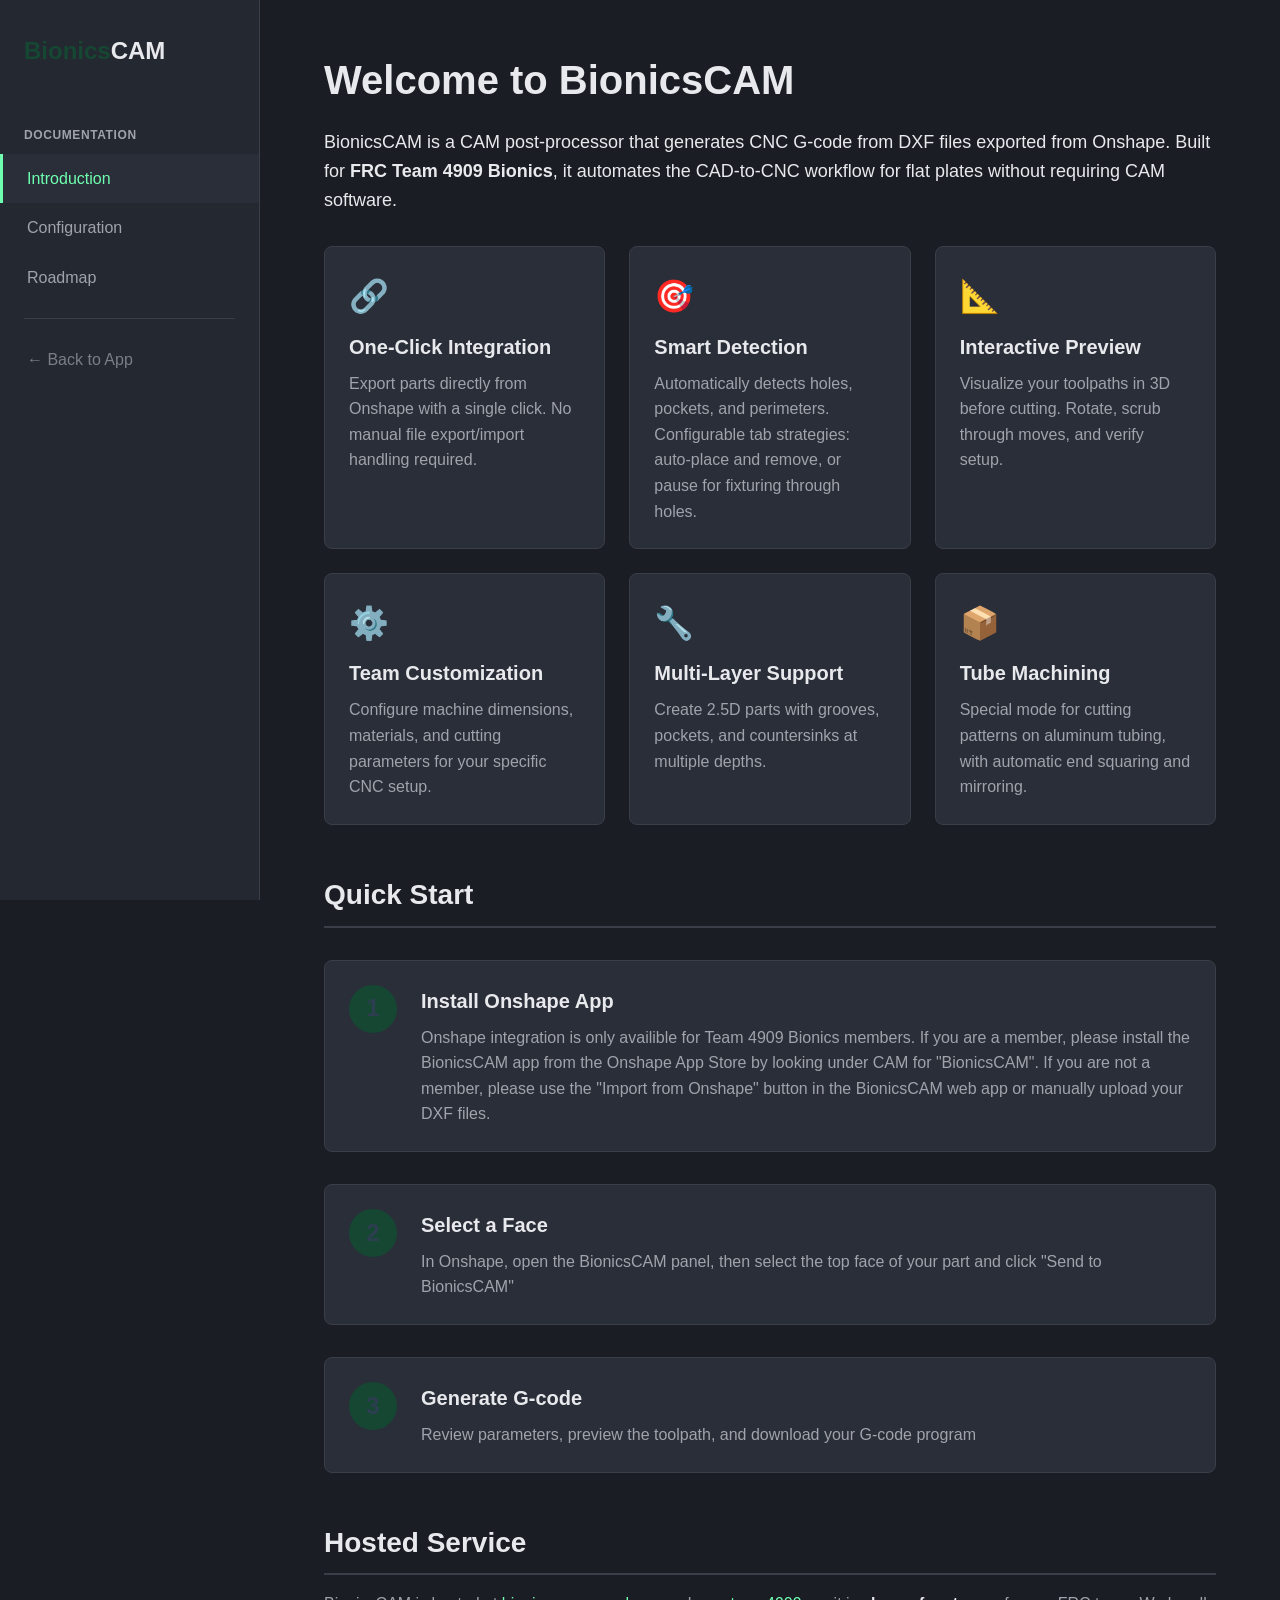
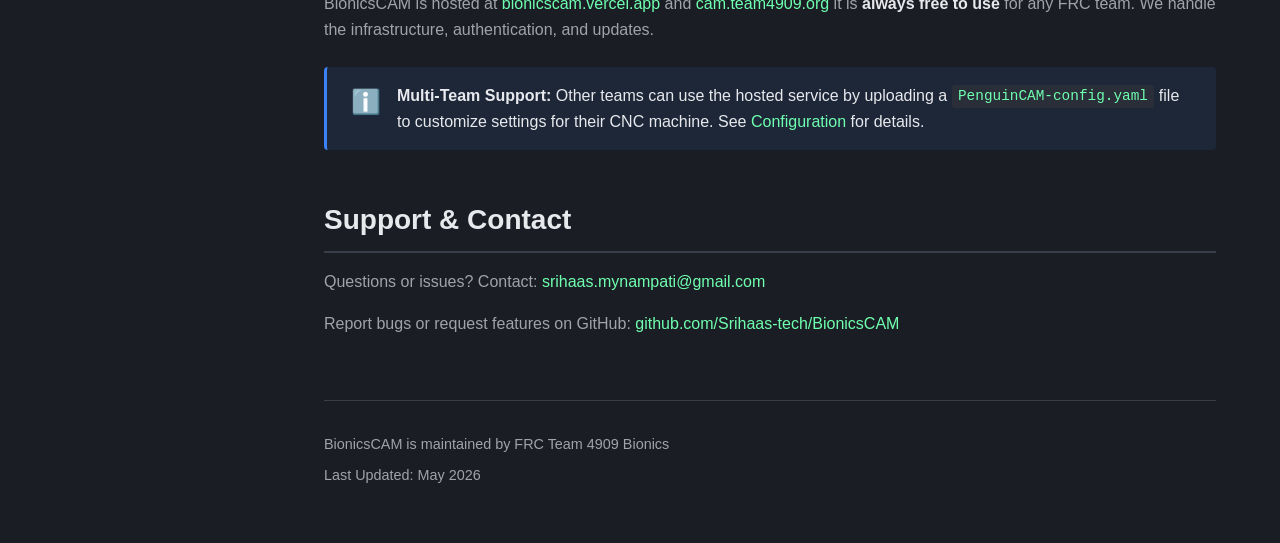
<file: static/docs/index.html>
<!DOCTYPE html>
<html lang="en">
<head>
    <meta charset="UTF-8">
    <meta name="viewport" content="width=device-width, initial-scale=1.0">
    <title>BionicsCAM Documentation</title>
    <link rel="stylesheet" href="style.css">
    <link rel="icon" type="image/png" href="../bionicslogo.png">
</head>
<body>
    <nav class="sidebar">
        <div class="logo">
            <span class="accent">Bionics</span>CAM
        </div>
        <div class="nav-section" id ="hero-title">Documentation</div>
        <a href="index.html" class="active">Introduction</a>

        <!-- Remove the How to Use button from index.html
        <a href="usage.html">How to Use</a>  -->

        <a href="configuration.html">Configuration</a>
        <a href="roadmap.html">Roadmap</a>
        <div class="nav-divider"></div>
        <a href="/" class="nav-external">← Back to App</a>
    </nav>

    <main class="content">
        <h1 id="hero-title">Welcome to BionicsCAM</h1>

        <p class="lead">
            BionicsCAM is a CAM post-processor that generates CNC G-code from DXF files exported from Onshape.
            Built for <strong>FRC Team 4909 Bionics</strong>, it automates the CAD-to-CNC workflow for flat plates without requiring CAM software.
        </p>

        <div class="feature-grid">
            <div class="feature-card">
                <div class="feature-icon">🔗</div>
                <h3>One-Click Integration</h3>
                <p>Export parts directly from Onshape with a single click. No manual file export/import handling required.</p>
            </div>

            <div class="feature-card">
                <div class="feature-icon">🎯</div>
                <h3>Smart Detection</h3>
                <p>Automatically detects holes, pockets, and perimeters. Configurable tab strategies: auto-place and remove, or pause for fixturing through holes.</p>
            </div>

            <div class="feature-card">
                <div class="feature-icon">📐</div>
                <h3>Interactive Preview</h3>
                <p>Visualize your toolpaths in 3D before cutting. Rotate, scrub through moves, and verify setup.</p>
            </div>

            <div class="feature-card">
                <div class="feature-icon">⚙️</div>
                <h3>Team Customization</h3>
                <p>Configure machine dimensions, materials, and cutting parameters for your specific CNC setup.</p>
            </div>

            <div class="feature-card">
                <div class="feature-icon">🔧</div>
                <h3>Multi-Layer Support</h3>
                <p>Create 2.5D parts with grooves, pockets, and countersinks at multiple depths.</p>
            </div>

            <div class="feature-card">
                <div class="feature-icon">📦</div>
                <h3>Tube Machining</h3>
                <p>Special mode for cutting patterns on aluminum tubing, with automatic end squaring and mirroring.</p>
            </div>
        </div>

        <h2>Quick Start</h2>

        <div class="step-list">
            <div class="step">
                <div class="step-number">1</div>
                <div class="step-content">
                    <h3>Install Onshape App</h3>
                    <p>
                        Onshape integration is only availible for Team 4909 Bionics members. If you are a member, please
                        install the BionicsCAM app from the Onshape App Store by looking under CAM for "BionicsCAM".
                        If you are not a member, please use the "Import from Onshape" button in the BionicsCAM web app or 
                        manually upload your DXF files.
                    </p>
                </div>
            </div>

            <div class="step">
                <div class="step-number">2</div>
                <div class="step-content">
                    <h3>Select a Face</h3>
                    <p>In Onshape, open the BionicsCAM panel, then select the top face of your part and click "Send to BionicsCAM"</p>
                </div>
            </div>

            <div class="step">
                <div class="step-number">3</div>
                <div class="step-content">
                    <h3>Generate G-code</h3>
                    <p>Review parameters, preview the toolpath, and download your G-code program</p>
                </div>
            </div>
        </div>

        <h2>Hosted Service</h2>

        <p>
            BionicsCAM is hosted at <a href="bionicscam.vercel.app">bionicscam.vercel.app</a>
            and <a href="cam.team4909.org">cam.team4909.org</a> 
            it is <strong> always free to use</strong> for any FRC team. We handle the infrastructure, authentication, and updates.
        </p>

        <div class="info-box">
            <div class="info-icon">ℹ️</div>
            <div>
                <strong>Multi-Team Support:</strong> Other teams can use the hosted service by uploading a
                <code>PenguinCAM-config.yaml</code> file to customize settings for their CNC machine.
                See <a href="configuration.html">Configuration</a> for details.
            </div>
        </div>

        <h2>Support & Contact</h2>

        <p>
            Questions or issues? Contact: <a href="mailto:bpsschool46@gmail.com">srihaas.mynampati@gmail.com</a>
        </p>

        <p>
            Report bugs or request features on GitHub:
            <a href="https://github.com/Srihaas-teech/BionicsCAM/issues" target="_blank">github.com/Srihaas-tech/BionicsCAM</a>
        </p>

        <footer>
            <p>BionicsCAM is maintained by FRC Team 4909 Bionics</p>
            <p>Last Updated: May 2026</p>
        </footer>
    </main>
</body>
</html>
</file>
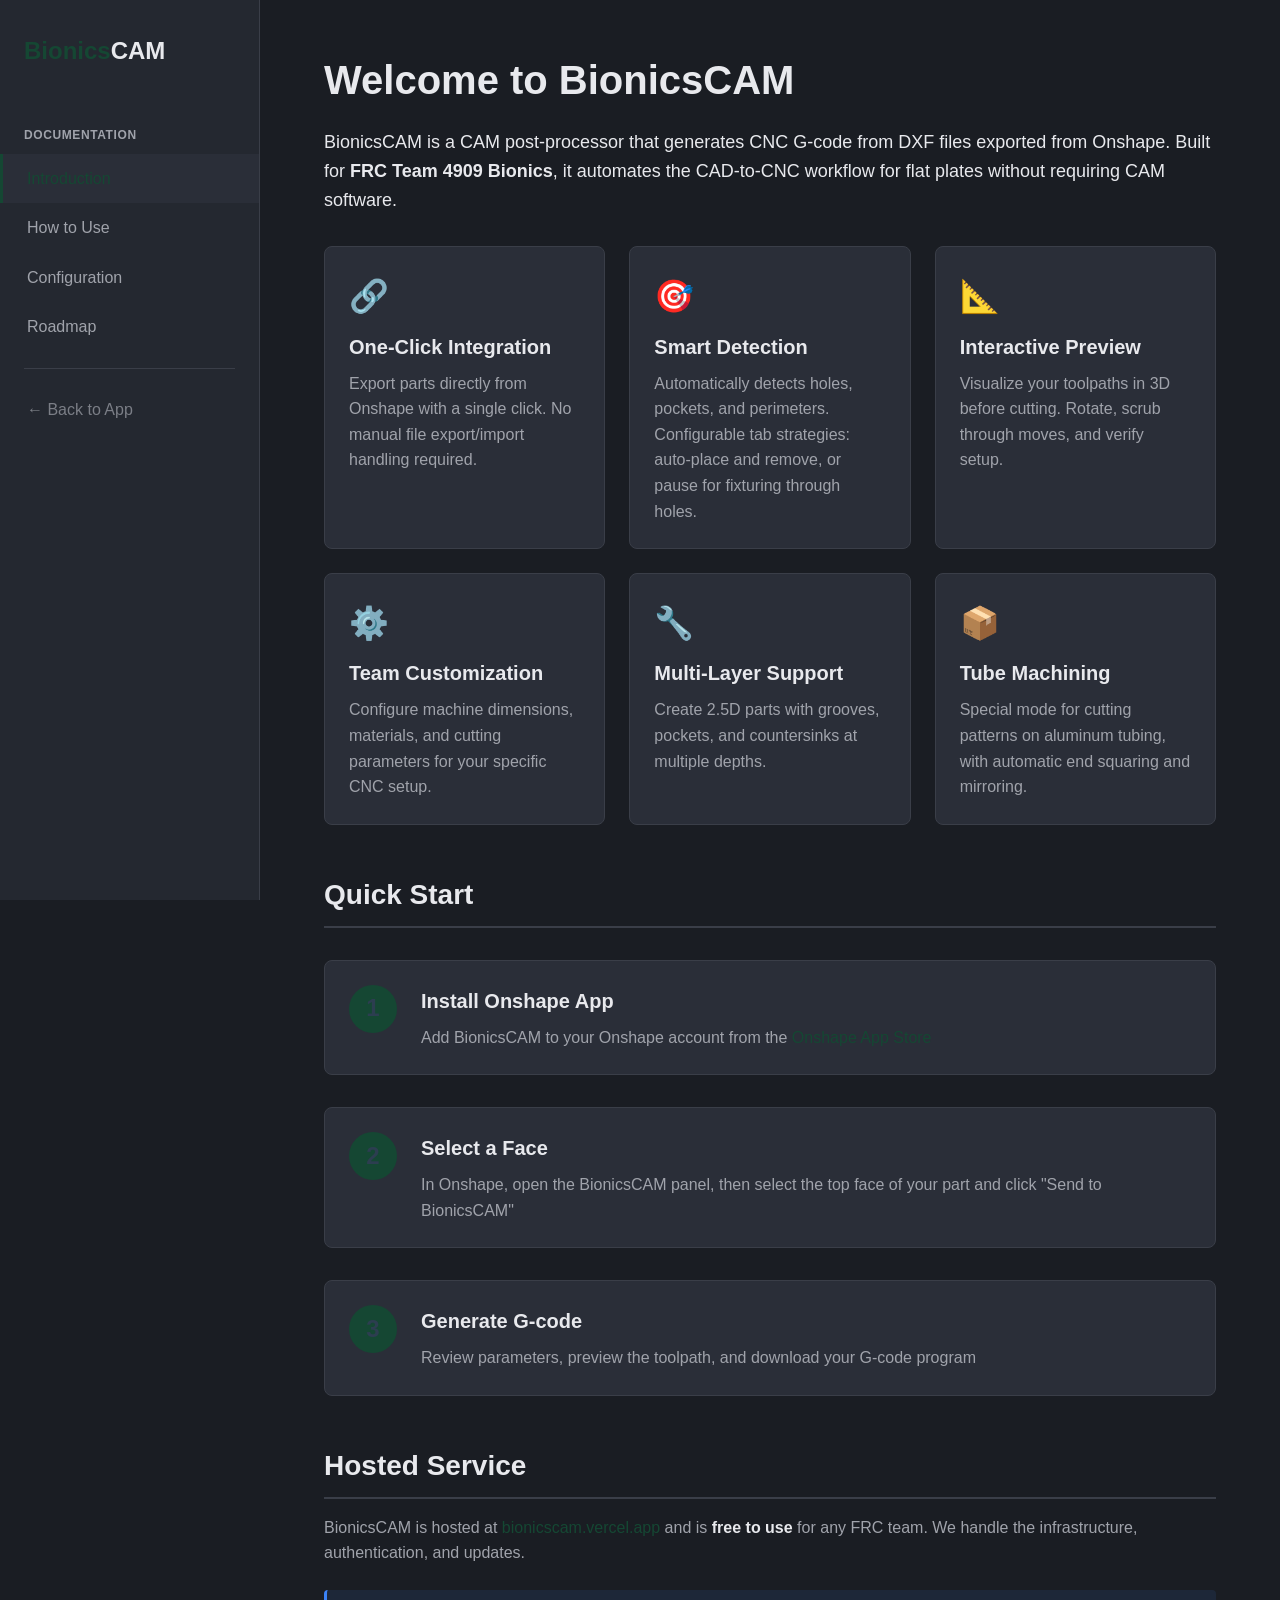
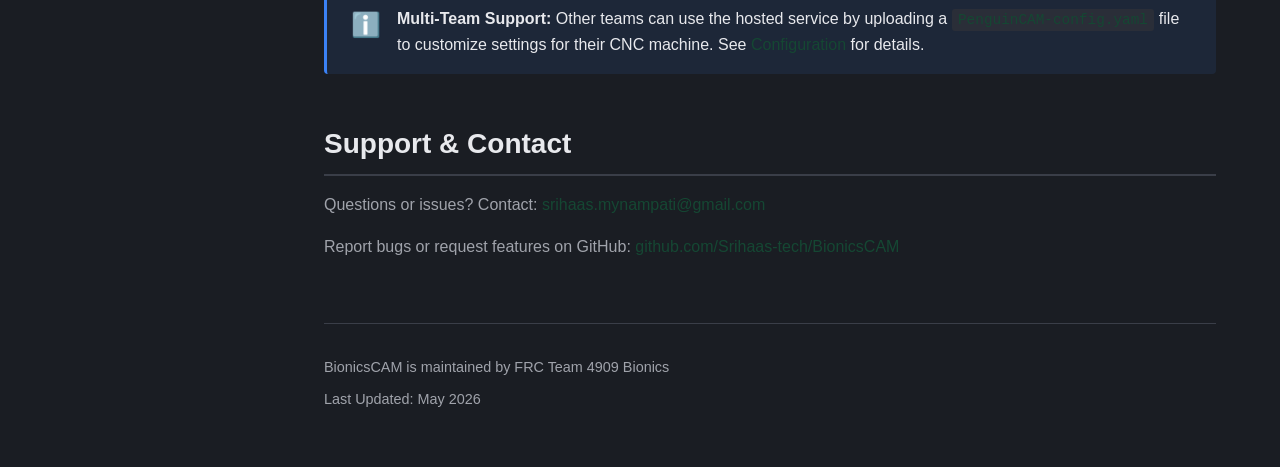
<file: web/static/docs/index.html>
<!DOCTYPE html>
<html lang="en">
<head>
    <meta charset="UTF-8">
    <meta name="viewport" content="width=device-width, initial-scale=1.0">
    <title>BionicsCAM Documentation</title>
    <link rel="stylesheet" href="style.css">
    <link rel="icon" type="image/png" href="../bionicslogo.png">
</head>
<body>
    <nav class="sidebar">
        <div class="logo">
            <span class="accent">Bionics</span>CAM
        </div>
        <div class="nav-section">Documentation</div>
        <a href="index.html" class="active">Introduction</a>
        <a href="usage.html">How to Use</a>
        <a href="configuration.html">Configuration</a>
        <a href="roadmap.html">Roadmap</a>
        <div class="nav-divider"></div>
        <a href="/" class="nav-external">← Back to App</a>
    </nav>

    <main class="content">
        <h1>Welcome to BionicsCAM</h1>

        <p class="lead">
            BionicsCAM is a CAM post-processor that generates CNC G-code from DXF files exported from Onshape.
            Built for <strong>FRC Team 4909 Bionics</strong>, it automates the CAD-to-CNC workflow for flat plates without requiring CAM software.
        </p>

        <div class="feature-grid">
            <div class="feature-card">
                <div class="feature-icon">🔗</div>
                <h3>One-Click Integration</h3>
                <p>Export parts directly from Onshape with a single click. No manual file export/import handling required.</p>
            </div>

            <div class="feature-card">
                <div class="feature-icon">🎯</div>
                <h3>Smart Detection</h3>
                <p>Automatically detects holes, pockets, and perimeters. Configurable tab strategies: auto-place and remove, or pause for fixturing through holes.</p>
            </div>

            <div class="feature-card">
                <div class="feature-icon">📐</div>
                <h3>Interactive Preview</h3>
                <p>Visualize your toolpaths in 3D before cutting. Rotate, scrub through moves, and verify setup.</p>
            </div>

            <div class="feature-card">
                <div class="feature-icon">⚙️</div>
                <h3>Team Customization</h3>
                <p>Configure machine dimensions, materials, and cutting parameters for your specific CNC setup.</p>
            </div>

            <div class="feature-card">
                <div class="feature-icon">🔧</div>
                <h3>Multi-Layer Support</h3>
                <p>Create 2.5D parts with grooves, pockets, and countersinks at multiple depths.</p>
            </div>

            <div class="feature-card">
                <div class="feature-icon">📦</div>
                <h3>Tube Machining</h3>
                <p>Special mode for cutting patterns on aluminum tubing, with automatic end squaring and mirroring.</p>
            </div>
        </div>

        <h2>Quick Start</h2>

        <div class="step-list">
            <div class="step">
                <div class="step-number">1</div>
                <div class="step-content">
                    <h3>Install Onshape App</h3>
                    <p>
                        Add BionicsCAM to your Onshape account from the
                        <a href="https://cad.onshape.com/appstore/apps/CAM/6939eaf505d3df4aeac54600" target="_blank">Onshape App Store</a>
                    </p>
                </div>
            </div>

            <div class="step">
                <div class="step-number">2</div>
                <div class="step-content">
                    <h3>Select a Face</h3>
                    <p>In Onshape, open the BionicsCAM panel, then select the top face of your part and click "Send to BionicsCAM"</p>
                </div>
            </div>

            <div class="step">
                <div class="step-number">3</div>
                <div class="step-content">
                    <h3>Generate G-code</h3>
                    <p>Review parameters, preview the toolpath, and download your G-code program</p>
                </div>
            </div>
        </div>

        <h2>Hosted Service</h2>

        <p>
            BionicsCAM is hosted at <a href="bionicscam.vercel.app">bionicscam.vercel.app</a>
            and is <strong>free to use</strong> for any FRC team. We handle the infrastructure, authentication, and updates.
        </p>

        <div class="info-box">
            <div class="info-icon">ℹ️</div>
            <div>
                <strong>Multi-Team Support:</strong> Other teams can use the hosted service by uploading a
                <code>PenguinCAM-config.yaml</code> file to customize settings for their CNC machine.
                See <a href="configuration.html">Configuration</a> for details.
            </div>
        </div>

        <h2>Support & Contact</h2>

        <p>
            Questions or issues? Contact: <a href="mailto:bpsschool46@gmail.com">srihaas.mynampati@gmail.com</a>
        </p>

        <p>
            Report bugs or request features on GitHub:
            <a href="https://github.com/Srihaas-teech/BionicsCAM/issues" target="_blank">github.com/Srihaas-tech/BionicsCAM</a>
        </p>

        <footer>
            <p>BionicsCAM is maintained by FRC Team 4909 Bionics</p>
            <p>Last Updated: May 2026</p>
        </footer>
    </main>
</body>
</html>
</file>
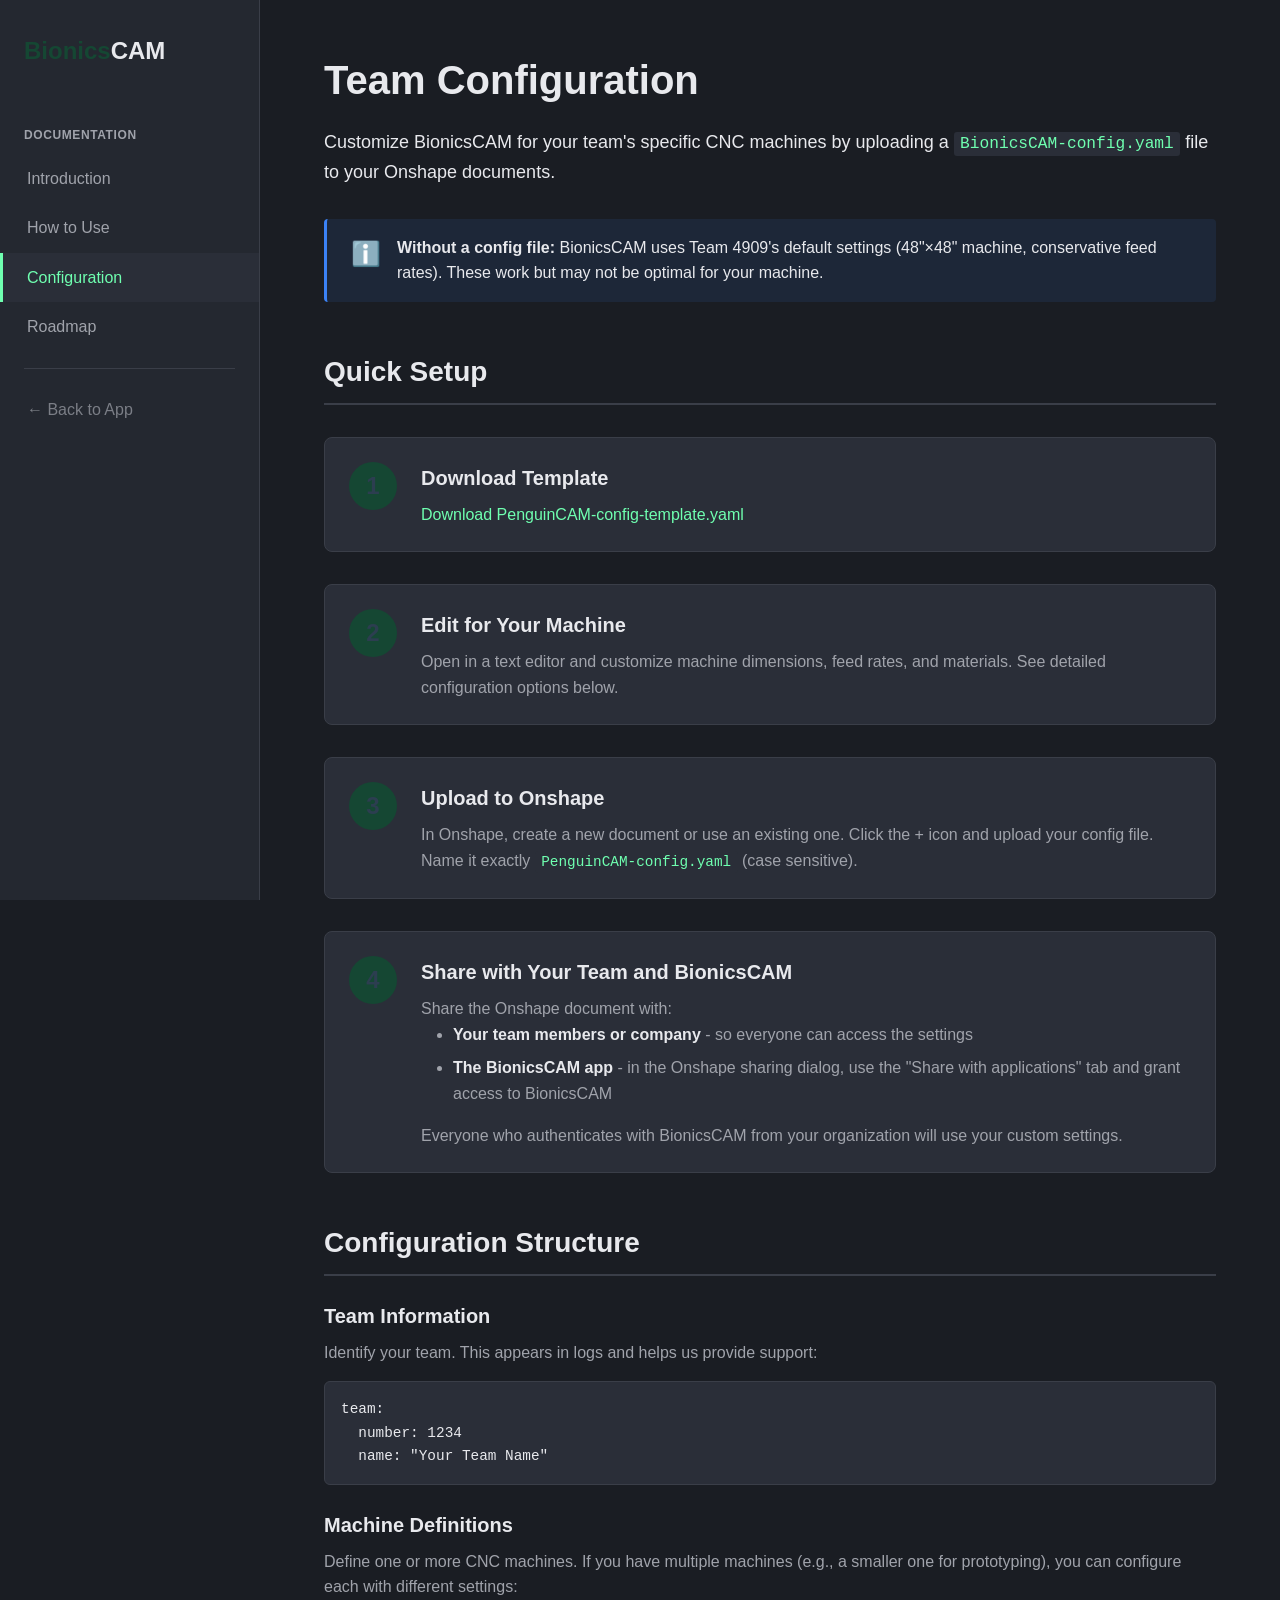
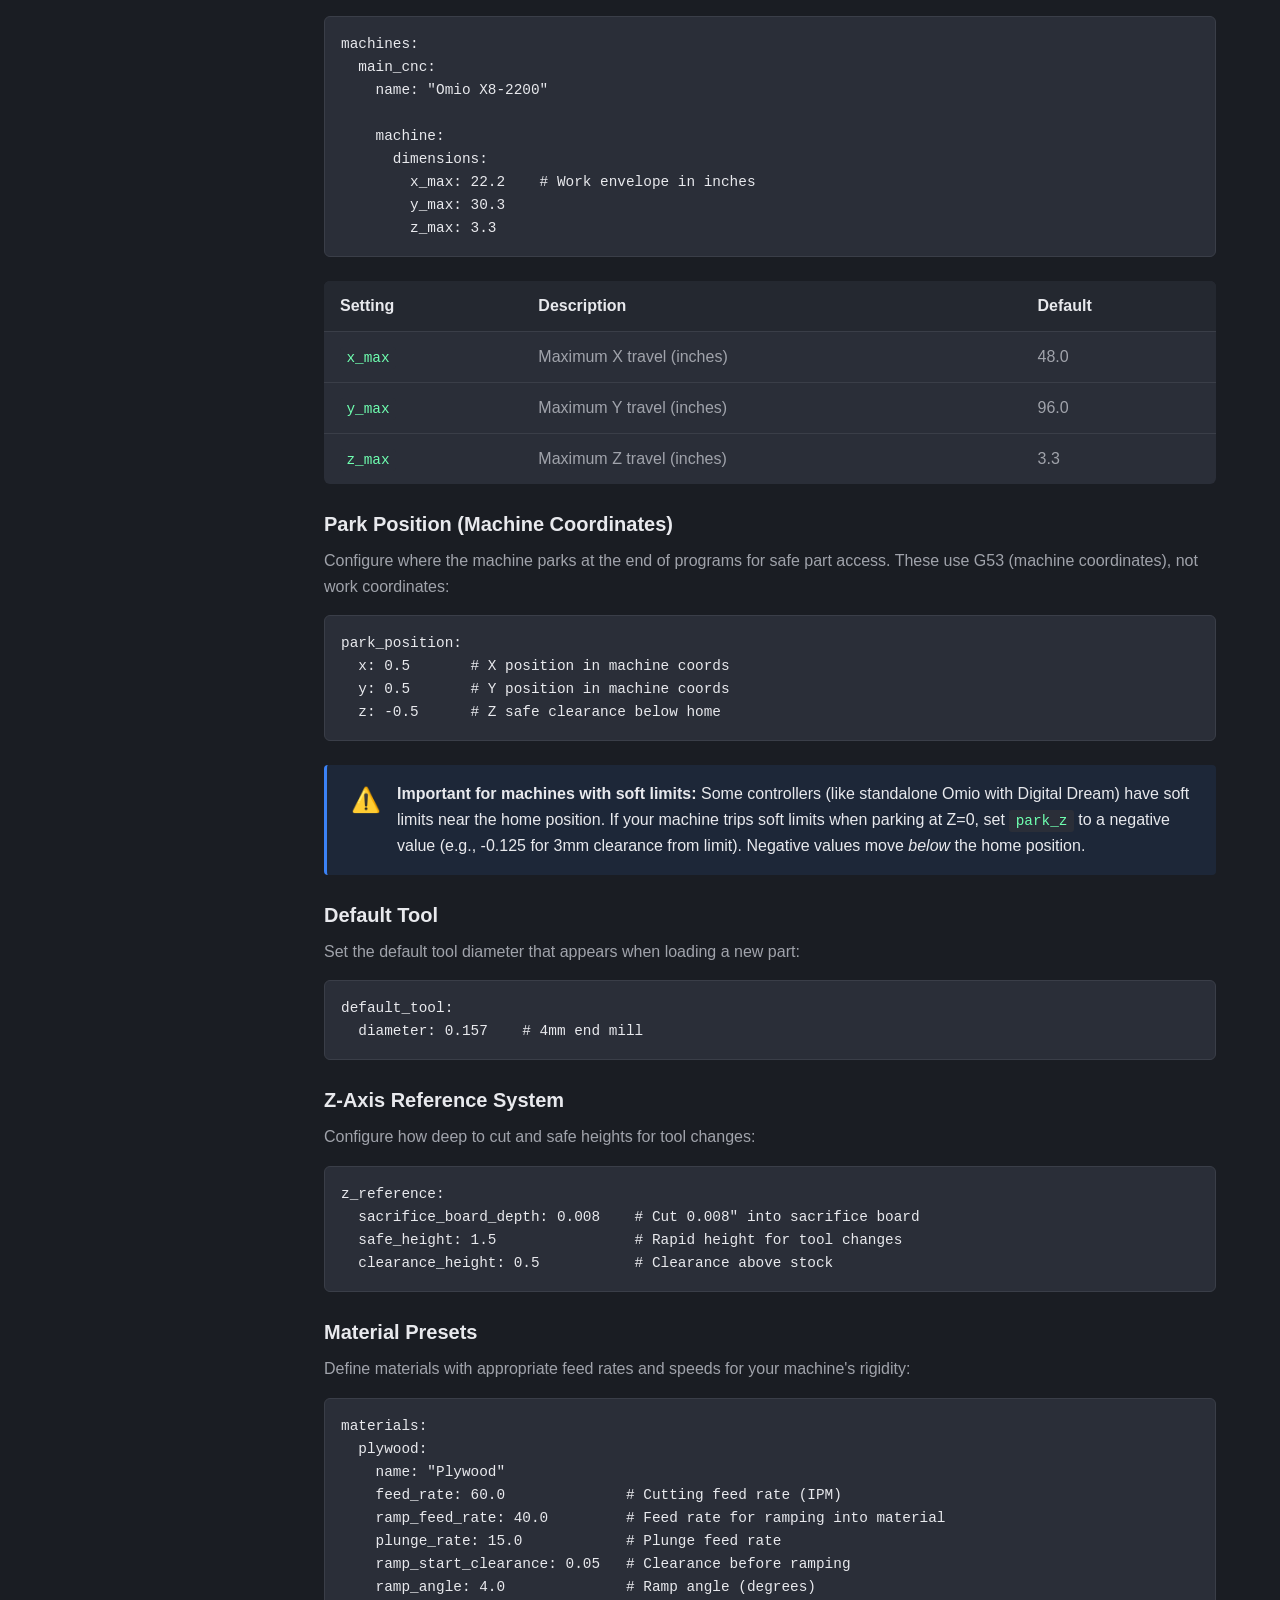
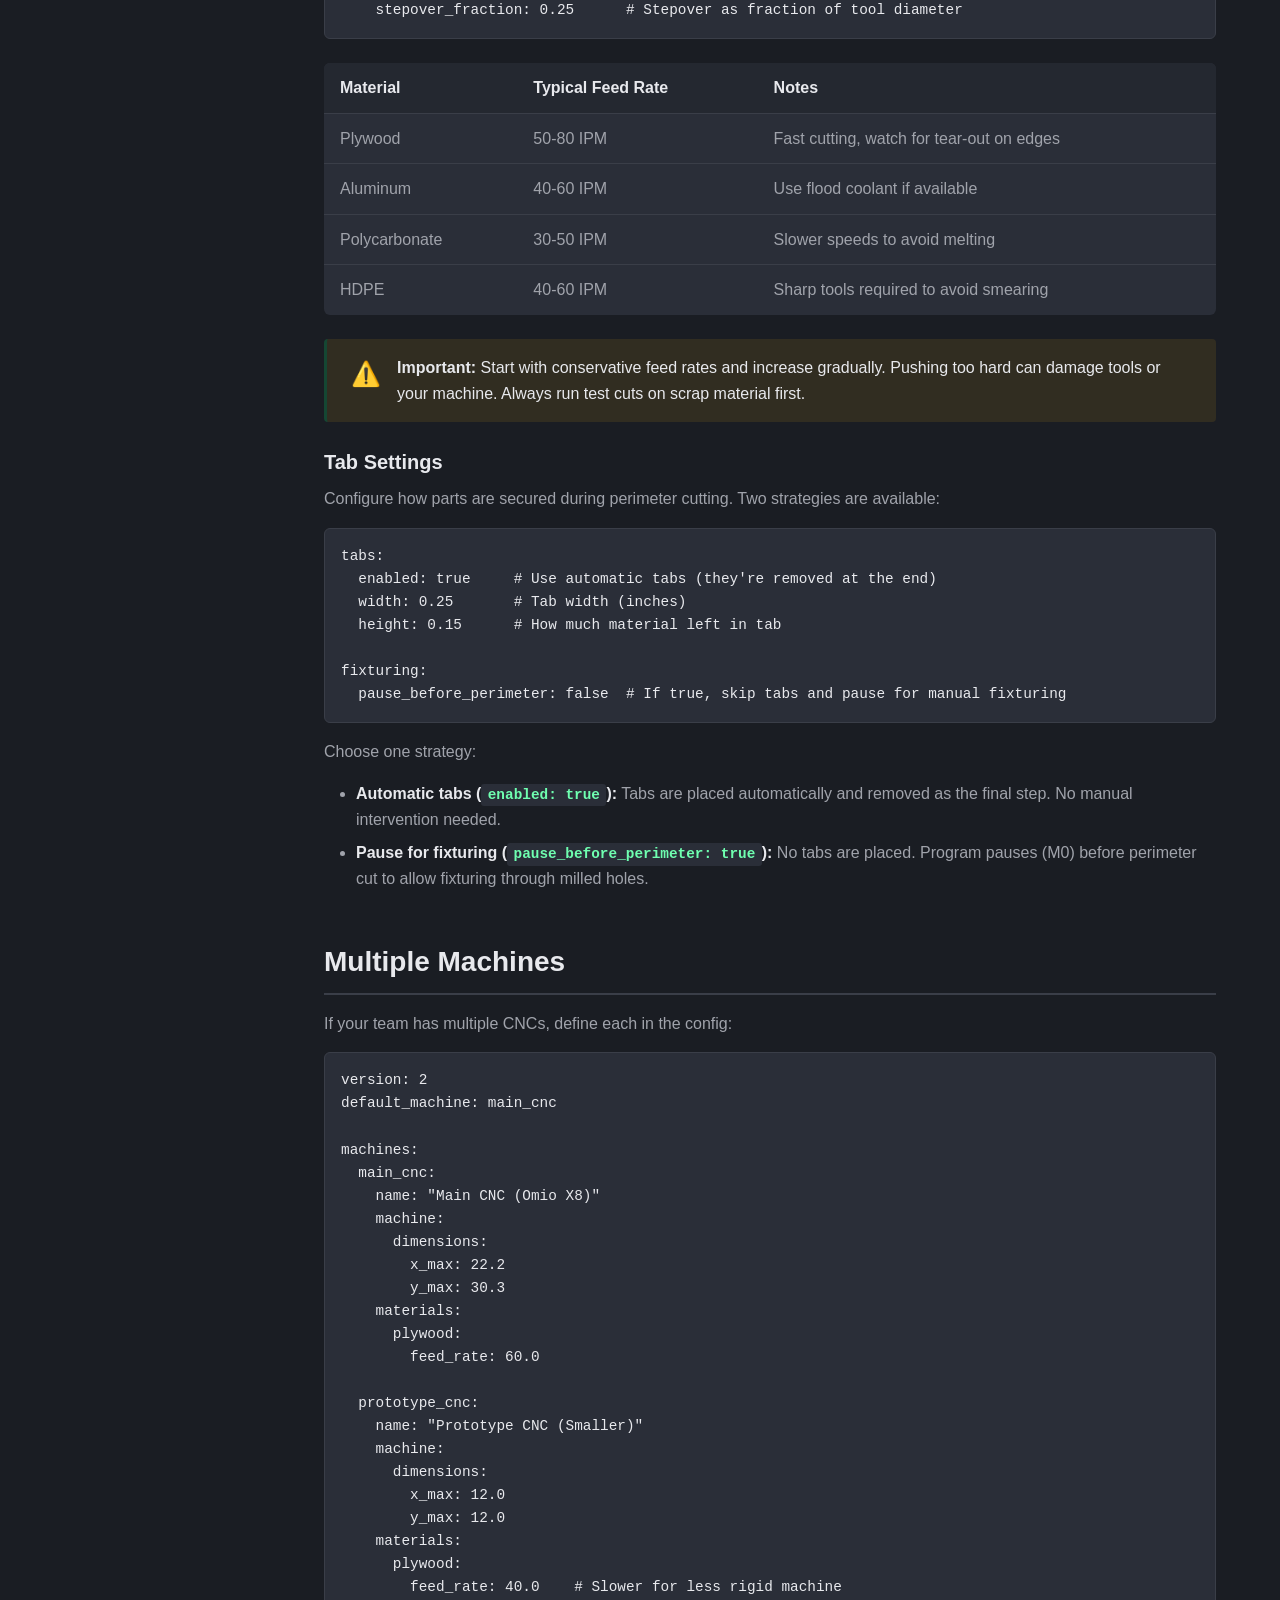
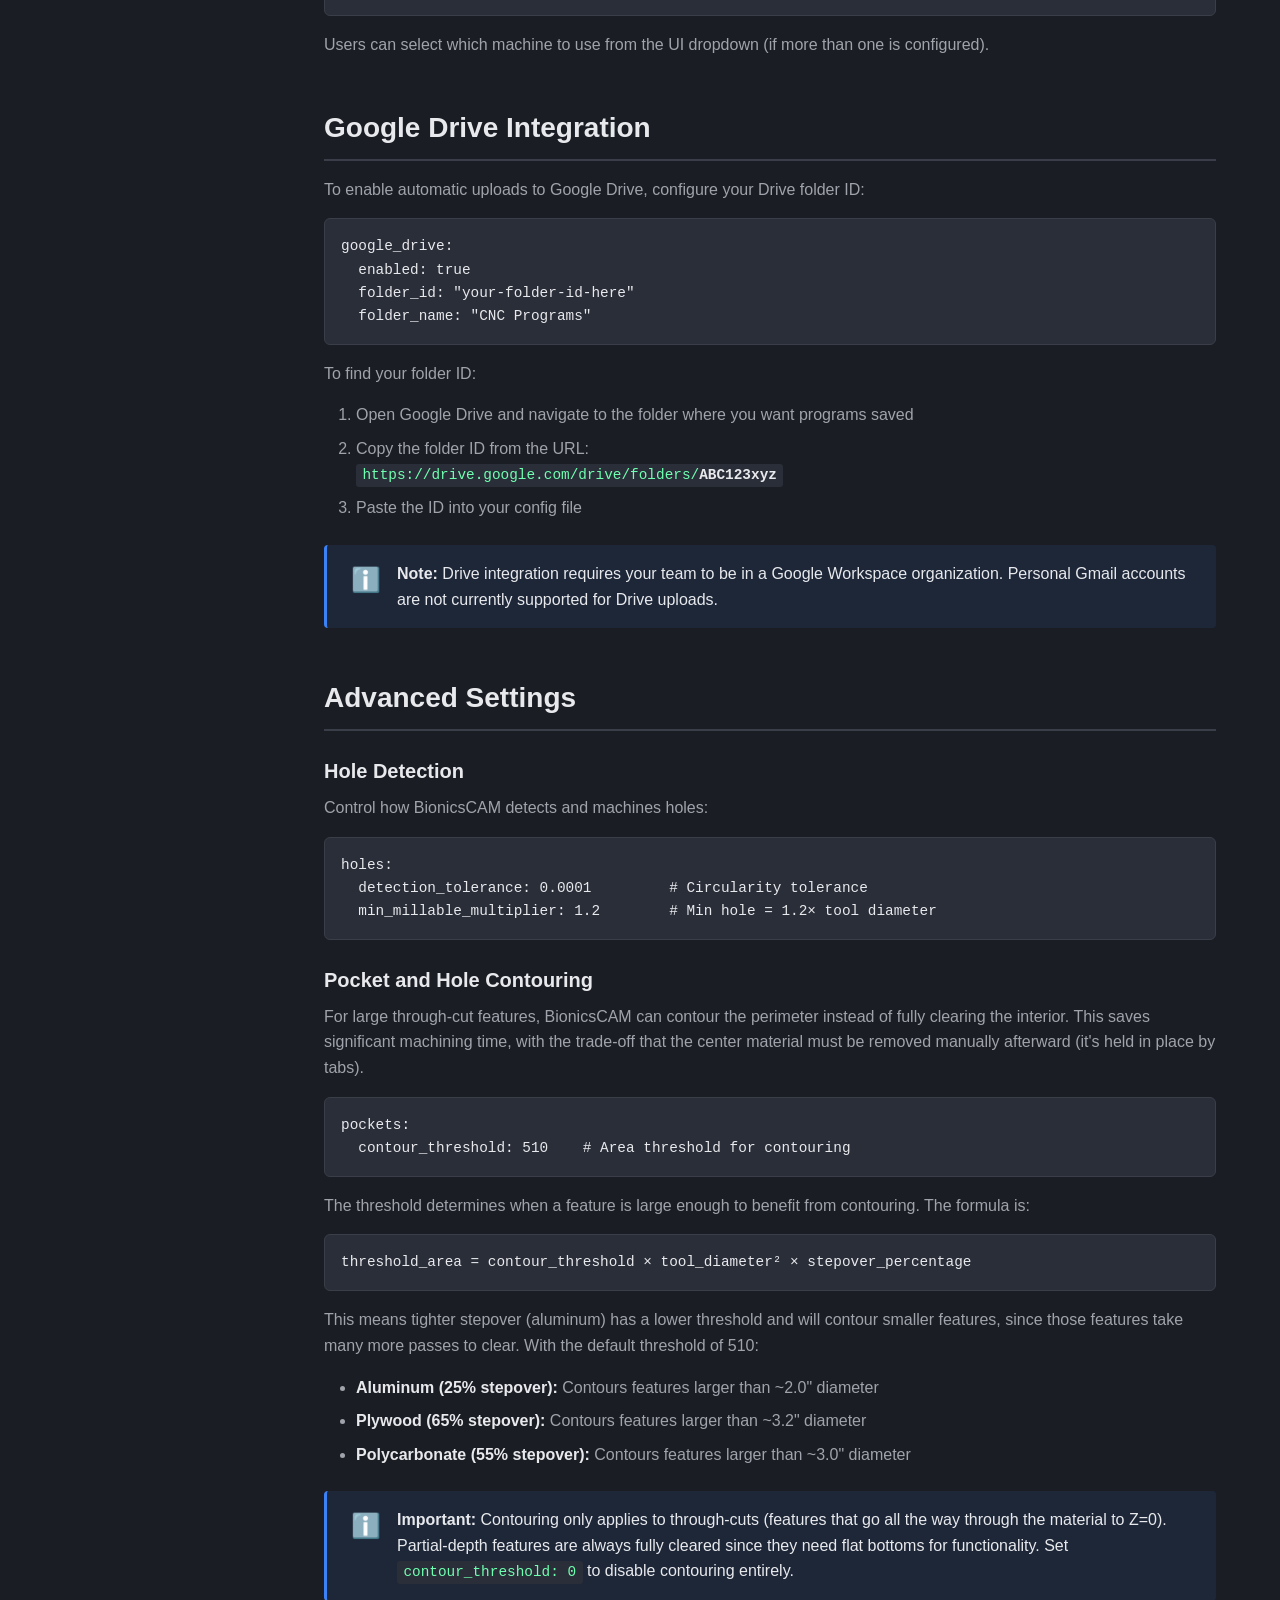
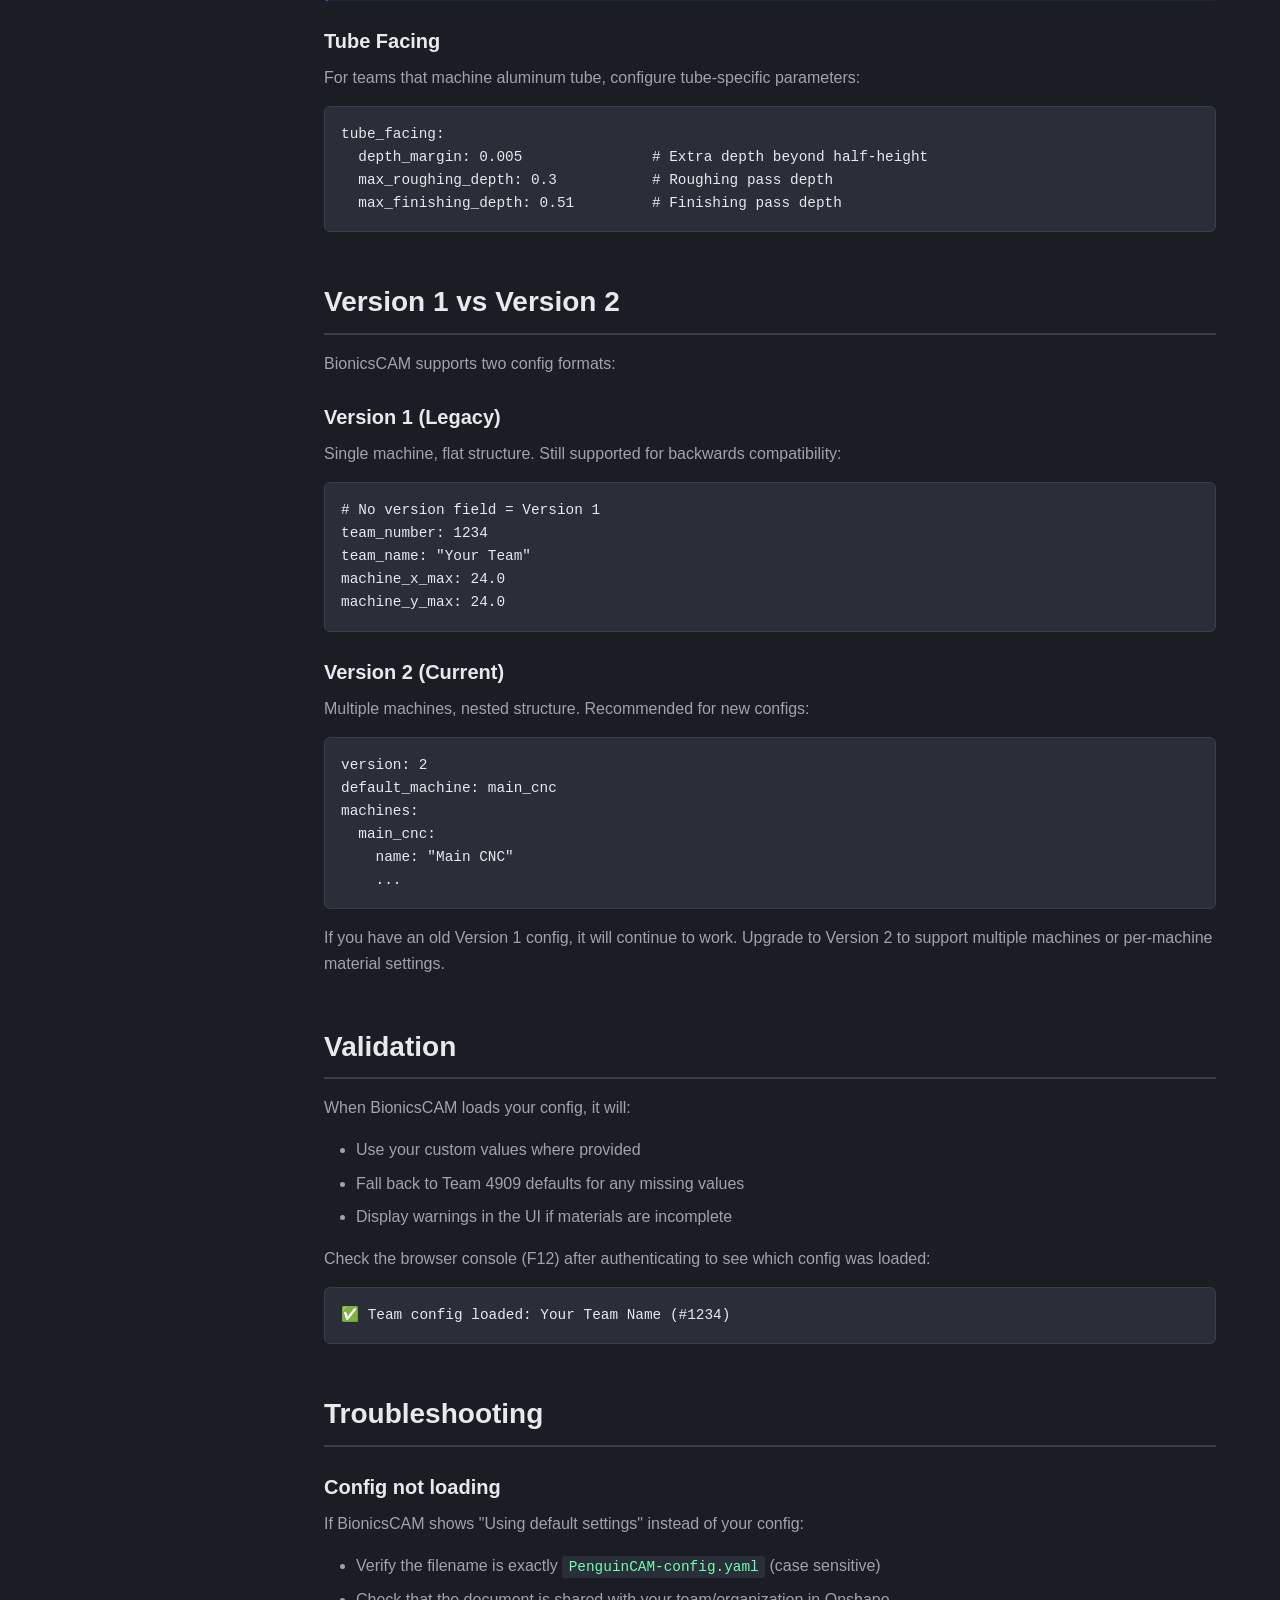
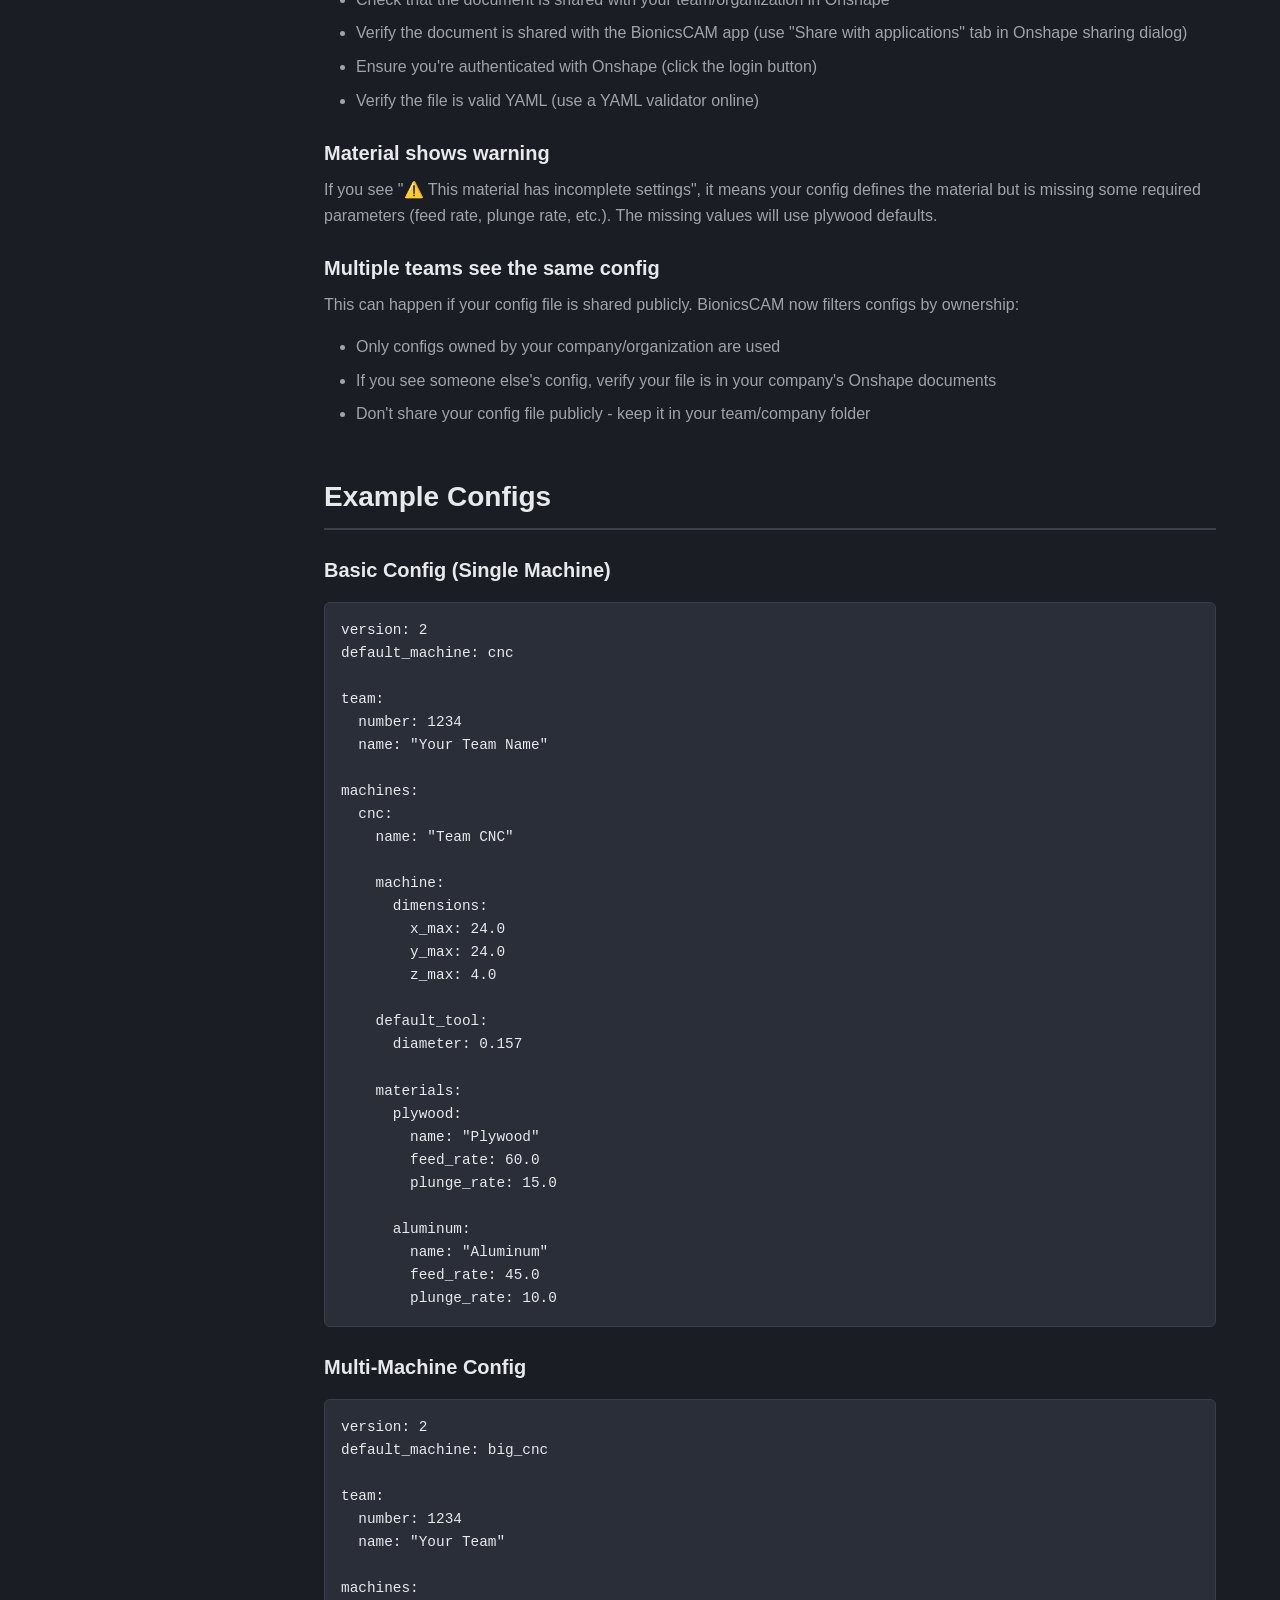
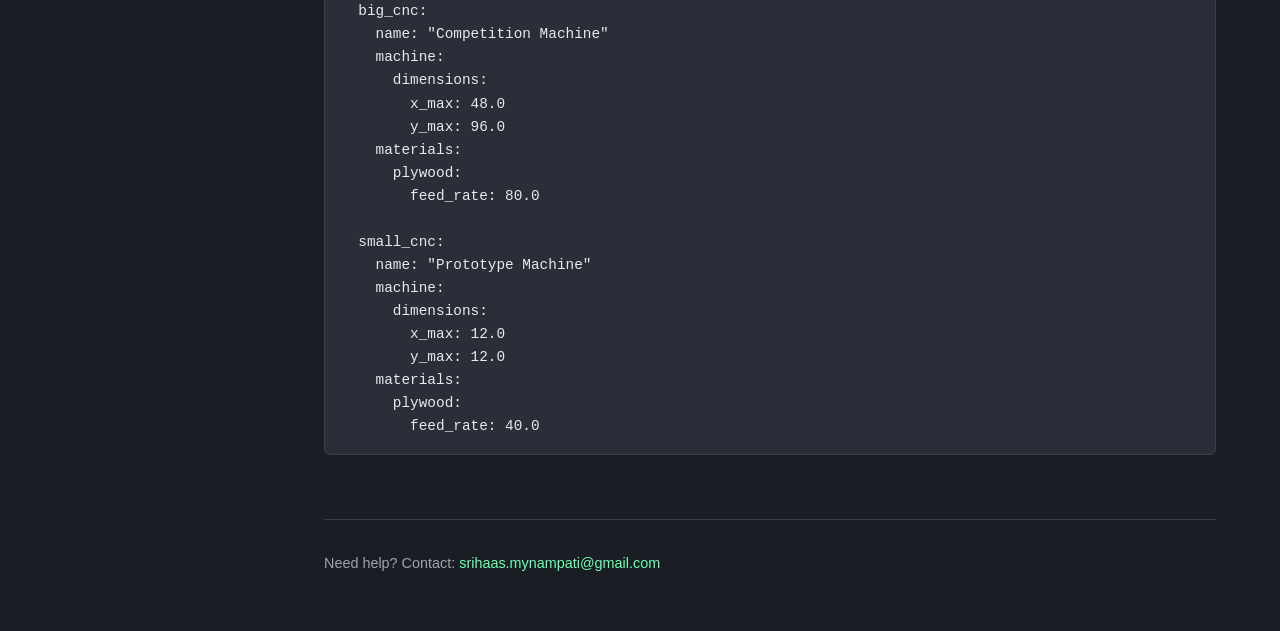
<file: static/docs/configuration.html>
<!DOCTYPE html>
<html lang="en">
<head>
    <meta charset="UTF-8">
    <meta name="viewport" content="width=device-width, initial-scale=1.0">
    <title>Configuration - BionicsCAM Documentation</title>
    <link rel="icon" type="image/png" href="../bionicslogo.png">
    <link rel="stylesheet" href="style.css">
</head>
<body>
    <nav class="sidebar">
        <div class="logo">
            <span class="accent">Bionics</span>CAM
        </div>
        <div class="nav-section">Documentation</div>
        <a href="index.html">Introduction</a>
        <a href="usage.html">How to Use</a>
        <a href="configuration.html" class="active">Configuration</a>
        <a href="roadmap.html">Roadmap</a>
        <div class="nav-divider"></div>
        <a href="/" class="nav-external">← Back to App</a>
    </nav>

    <main class="content">
        <h1>Team Configuration</h1>

        <p class="lead">
            Customize BionicsCAM for your team's specific CNC machines by uploading a
            <code>BionicsCAM-config.yaml</code> file to your Onshape documents.
        </p>

        <div class="info-box">
            <div class="info-icon">ℹ️</div>
            <div>
                <strong>Without a config file:</strong> BionicsCAM uses Team 4909's default settings
                (48"×48" machine, conservative feed rates). These work but may not be optimal for your machine.
            </div>
        </div>

        <h2>Quick Setup</h2>

        <div class="step-list">
            <div class="step">
                <div class="step-number">1</div>
                <div class="step-content">
                    <h3>Download Template</h3>
                    <p>
                        <a href="PenguinCAM-config-template.yaml" download>Download PenguinCAM-config-template.yaml</a>
                    </p>
                </div>
            </div>

            <div class="step">
                <div class="step-number">2</div>
                <div class="step-content">
                    <h3>Edit for Your Machine</h3>
                    <p>
                        Open in a text editor and customize machine dimensions, feed rates, and materials.
                        See detailed configuration options below.
                    </p>
                </div>
            </div>

            <div class="step">
                <div class="step-number">3</div>
                <div class="step-content">
                    <h3>Upload to Onshape</h3>
                    <p>
                        In Onshape, create a new document or use an existing one. Click the + icon and upload your
                        config file. Name it exactly <code>PenguinCAM-config.yaml</code> (case sensitive).
                    </p>
                </div>
            </div>

            <div class="step">
                <div class="step-number">4</div>
                <div class="step-content">
                    <h3>Share with Your Team and BionicsCAM</h3>
                    <p>
                        Share the Onshape document with:
                    </p>
                    <ul>
                        <li><strong>Your team members or company</strong> - so everyone can access the settings</li>
                        <li><strong>The BionicsCAM app</strong> - in the Onshape sharing dialog, use the "Share with applications" tab
                        and grant access to BionicsCAM</li>
                    </ul>
                    <p>
                        Everyone who authenticates with BionicsCAM from your organization will use your custom settings.
                    </p>
                </div>
            </div>
        </div>

        <h2>Configuration Structure</h2>

        <h3>Team Information</h3>
        <p>
            Identify your team. This appears in logs and helps us provide support:
        </p>
        <pre><code>team:
  number: 1234
  name: "Your Team Name"</code></pre>

        <h3>Machine Definitions</h3>
        <p>
            Define one or more CNC machines. If you have multiple machines (e.g., a smaller one for prototyping),
            you can configure each with different settings:
        </p>

        <pre><code>machines:
  main_cnc:
    name: "Omio X8-2200"

    machine:
      dimensions:
        x_max: 22.2    # Work envelope in inches
        y_max: 30.3
        z_max: 3.3</code></pre>

        <table>
            <thead>
                <tr>
                    <th>Setting</th>
                    <th>Description</th>
                    <th>Default</th>
                </tr>
            </thead>
            <tbody>
                <tr>
                    <td><code>x_max</code></td>
                    <td>Maximum X travel (inches)</td>
                    <td>48.0</td>
                </tr>
                <tr>
                    <td><code>y_max</code></td>
                    <td>Maximum Y travel (inches)</td>
                    <td>96.0</td>
                </tr>
                <tr>
                    <td><code>z_max</code></td>
                    <td>Maximum Z travel (inches)</td>
                    <td>3.3</td>
                </tr>
            </tbody>
        </table>

        <h3>Park Position (Machine Coordinates)</h3>
        <p>
            Configure where the machine parks at the end of programs for safe part access.
            These use G53 (machine coordinates), not work coordinates:
        </p>
        <pre><code>park_position:
  x: 0.5       # X position in machine coords
  y: 0.5       # Y position in machine coords
  z: -0.5      # Z safe clearance below home</code></pre>

        <div class="info-box">
            <div class="info-icon">⚠️</div>
            <div>
                <strong>Important for machines with soft limits:</strong> Some controllers (like standalone Omio with Digital Dream)
                have soft limits near the home position. If your machine trips soft limits when parking at Z=0,
                set <code>park_z</code> to a negative value (e.g., -0.125 for 3mm clearance from limit).
                Negative values move <em>below</em> the home position.
            </div>
        </div>

        <h3>Default Tool</h3>
        <p>
            Set the default tool diameter that appears when loading a new part:
        </p>
        <pre><code>default_tool:
  diameter: 0.157    # 4mm end mill</code></pre>

        <h3>Z-Axis Reference System</h3>
        <p>
            Configure how deep to cut and safe heights for tool changes:
        </p>
        <pre><code>z_reference:
  sacrifice_board_depth: 0.008    # Cut 0.008" into sacrifice board
  safe_height: 1.5                # Rapid height for tool changes
  clearance_height: 0.5           # Clearance above stock</code></pre>

        <h3>Material Presets</h3>
        <p>
            Define materials with appropriate feed rates and speeds for your machine's rigidity:
        </p>

        <pre><code>materials:
  plywood:
    name: "Plywood"
    feed_rate: 60.0              # Cutting feed rate (IPM)
    ramp_feed_rate: 40.0         # Feed rate for ramping into material
    plunge_rate: 15.0            # Plunge feed rate
    ramp_start_clearance: 0.05   # Clearance before ramping
    ramp_angle: 4.0              # Ramp angle (degrees)
    stepover_fraction: 0.25      # Stepover as fraction of tool diameter</code></pre>

        <table>
            <thead>
                <tr>
                    <th>Material</th>
                    <th>Typical Feed Rate</th>
                    <th>Notes</th>
                </tr>
            </thead>
            <tbody>
                <tr>
                    <td>Plywood</td>
                    <td>50-80 IPM</td>
                    <td>Fast cutting, watch for tear-out on edges</td>
                </tr>
                <tr>
                    <td>Aluminum</td>
                    <td>40-60 IPM</td>
                    <td>Use flood coolant if available</td>
                </tr>
                <tr>
                    <td>Polycarbonate</td>
                    <td>30-50 IPM</td>
                    <td>Slower speeds to avoid melting</td>
                </tr>
                <tr>
                    <td>HDPE</td>
                    <td>40-60 IPM</td>
                    <td>Sharp tools required to avoid smearing</td>
                </tr>
            </tbody>
        </table>

        <div class="warning-box info-box">
            <div class="info-icon">⚠️</div>
            <div>
                <strong>Important:</strong> Start with conservative feed rates and increase gradually.
                Pushing too hard can damage tools or your machine. Always run test cuts on scrap material first.
            </div>
        </div>

        <h3>Tab Settings</h3>
        <p>
            Configure how parts are secured during perimeter cutting. Two strategies are available:
        </p>
        <pre><code>tabs:
  enabled: true     # Use automatic tabs (they're removed at the end)
  width: 0.25       # Tab width (inches)
  height: 0.15      # How much material left in tab

fixturing:
  pause_before_perimeter: false  # If true, skip tabs and pause for manual fixturing</code></pre>
        <p>
            Choose one strategy:
        </p>
        <ul>
            <li><strong>Automatic tabs (<code>enabled: true</code>):</strong> Tabs are placed automatically and removed as the final step. No manual intervention needed.</li>
            <li><strong>Pause for fixturing (<code>pause_before_perimeter: true</code>):</strong> No tabs are placed. Program pauses (M0) before perimeter cut to allow fixturing through milled holes.</li>
        </ul>

        <h2>Multiple Machines</h2>

        <p>
            If your team has multiple CNCs, define each in the config:
        </p>

        <pre><code>version: 2
default_machine: main_cnc

machines:
  main_cnc:
    name: "Main CNC (Omio X8)"
    machine:
      dimensions:
        x_max: 22.2
        y_max: 30.3
    materials:
      plywood:
        feed_rate: 60.0

  prototype_cnc:
    name: "Prototype CNC (Smaller)"
    machine:
      dimensions:
        x_max: 12.0
        y_max: 12.0
    materials:
      plywood:
        feed_rate: 40.0    # Slower for less rigid machine</code></pre>

        <p>
            Users can select which machine to use from the UI dropdown (if more than one is configured).
        </p>

        <h2>Google Drive Integration</h2>

        <p>
            To enable automatic uploads to Google Drive, configure your Drive folder ID:
        </p>

        <pre><code>google_drive:
  enabled: true
  folder_id: "your-folder-id-here"
  folder_name: "CNC Programs"</code></pre>

        <p>
            To find your folder ID:
        </p>
        <ol>
            <li>Open Google Drive and navigate to the folder where you want programs saved</li>
            <li>Copy the folder ID from the URL:<br>
                <code>https://drive.google.com/drive/folders/<strong>ABC123xyz</strong></code>
            </li>
            <li>Paste the ID into your config file</li>
        </ol>

        <div class="info-box">
            <div class="info-icon">ℹ️</div>
            <div>
                <strong>Note:</strong> Drive integration requires your team to be in a Google Workspace organization.
                Personal Gmail accounts are not currently supported for Drive uploads.
            </div>
        </div>

        <h2>Advanced Settings</h2>

        <h3>Hole Detection</h3>
        <p>
            Control how BionicsCAM detects and machines holes:
        </p>
        <pre><code>holes:
  detection_tolerance: 0.0001         # Circularity tolerance
  min_millable_multiplier: 1.2        # Min hole = 1.2× tool diameter</code></pre>

        <h3>Pocket and Hole Contouring</h3>
        <p>
            For large through-cut features, BionicsCAM can contour the perimeter instead of fully clearing
            the interior. This saves significant machining time, with the trade-off that the center material
            must be removed manually afterward (it's held in place by tabs).
        </p>
        <pre><code>pockets:
  contour_threshold: 510    # Area threshold for contouring</code></pre>
        <p>
            The threshold determines when a feature is large enough to benefit from contouring. The formula is:
        </p>
        <pre><code>threshold_area = contour_threshold × tool_diameter² × stepover_percentage</code></pre>
        <p>
            This means tighter stepover (aluminum) has a lower threshold and will contour smaller features, since
            those features take many more passes to clear. With the default threshold of 510:
        </p>
        <ul>
            <li><strong>Aluminum (25% stepover):</strong> Contours features larger than ~2.0" diameter</li>
            <li><strong>Plywood (65% stepover):</strong> Contours features larger than ~3.2" diameter</li>
            <li><strong>Polycarbonate (55% stepover):</strong> Contours features larger than ~3.0" diameter</li>
        </ul>
        <div class="info-box">
            <div class="info-icon">ℹ️</div>
            <div>
                <strong>Important:</strong> Contouring only applies to through-cuts (features that go all the way
                through the material to Z=0). Partial-depth features are always fully cleared since they need
                flat bottoms for functionality. Set <code>contour_threshold: 0</code> to disable contouring entirely.
            </div>
        </div>

        <h3>Tube Facing</h3>
        <p>
            For teams that machine aluminum tube, configure tube-specific parameters:
        </p>
        <pre><code>tube_facing:
  depth_margin: 0.005               # Extra depth beyond half-height
  max_roughing_depth: 0.3           # Roughing pass depth
  max_finishing_depth: 0.51         # Finishing pass depth</code></pre>

        <h2>Version 1 vs Version 2</h2>

        <p>
            BionicsCAM supports two config formats:
        </p>

        <h3>Version 1 (Legacy)</h3>
        <p>
            Single machine, flat structure. Still supported for backwards compatibility:
        </p>
        <pre><code># No version field = Version 1
team_number: 1234
team_name: "Your Team"
machine_x_max: 24.0
machine_y_max: 24.0</code></pre>

        <h3>Version 2 (Current)</h3>
        <p>
            Multiple machines, nested structure. Recommended for new configs:
        </p>
        <pre><code>version: 2
default_machine: main_cnc
machines:
  main_cnc:
    name: "Main CNC"
    ...</code></pre>

        <p>
            If you have an old Version 1 config, it will continue to work. Upgrade to Version 2 to support
            multiple machines or per-machine material settings.
        </p>

        <h2>Validation</h2>

        <p>
            When BionicsCAM loads your config, it will:
        </p>
        <ul>
            <li>Use your custom values where provided</li>
            <li>Fall back to Team 4909 defaults for any missing values</li>
            <li>Display warnings in the UI if materials are incomplete</li>
        </ul>

        <p>
            Check the browser console (F12) after authenticating to see which config was loaded:
        </p>
        <pre><code>✅ Team config loaded: Your Team Name (#1234)</code></pre>

        <h2>Troubleshooting</h2>

        <h3>Config not loading</h3>
        <p>
            If BionicsCAM shows "Using default settings" instead of your config:
        </p>
        <ul>
            <li>Verify the filename is exactly <code>PenguinCAM-config.yaml</code> (case sensitive)</li>
            <li>Check that the document is shared with your team/organization in Onshape</li>
            <li>Verify the document is shared with the BionicsCAM app (use "Share with applications" tab in Onshape sharing dialog)</li>
            <li>Ensure you're authenticated with Onshape (click the login button)</li>
            <li>Verify the file is valid YAML (use a YAML validator online)</li>
        </ul>

        <h3>Material shows warning</h3>
        <p>
            If you see "⚠️ This material has incomplete settings", it means your config defines the material
            but is missing some required parameters (feed rate, plunge rate, etc.). The missing values will
            use plywood defaults.
        </p>

        <h3>Multiple teams see the same config</h3>
        <p>
            This can happen if your config file is shared publicly. BionicsCAM now filters configs by ownership:
        </p>
        <ul>
            <li>Only configs owned by your company/organization are used</li>
            <li>If you see someone else's config, verify your file is in your company's Onshape documents</li>
            <li>Don't share your config file publicly - keep it in your team/company folder</li>
        </ul>

        <h2>Example Configs</h2>

        <h3>Basic Config (Single Machine)</h3>
        <pre><code>version: 2
default_machine: cnc

team:
  number: 1234
  name: "Your Team Name"

machines:
  cnc:
    name: "Team CNC"

    machine:
      dimensions:
        x_max: 24.0
        y_max: 24.0
        z_max: 4.0

    default_tool:
      diameter: 0.157

    materials:
      plywood:
        name: "Plywood"
        feed_rate: 60.0
        plunge_rate: 15.0

      aluminum:
        name: "Aluminum"
        feed_rate: 45.0
        plunge_rate: 10.0</code></pre>

        <h3>Multi-Machine Config</h3>
        <pre><code>version: 2
default_machine: big_cnc

team:
  number: 1234
  name: "Your Team"

machines:
  big_cnc:
    name: "Competition Machine"
    machine:
      dimensions:
        x_max: 48.0
        y_max: 96.0
    materials:
      plywood:
        feed_rate: 80.0

  small_cnc:
    name: "Prototype Machine"
    machine:
      dimensions:
        x_max: 12.0
        y_max: 12.0
    materials:
      plywood:
        feed_rate: 40.0</code></pre>

        <footer>
            <p>Need help? Contact: <a href="mailto:bpsschool46@gmail.com">srihaas.mynampati@gmail.com</a></p>
        </footer>
    </main>
</body>
</html>
</file>
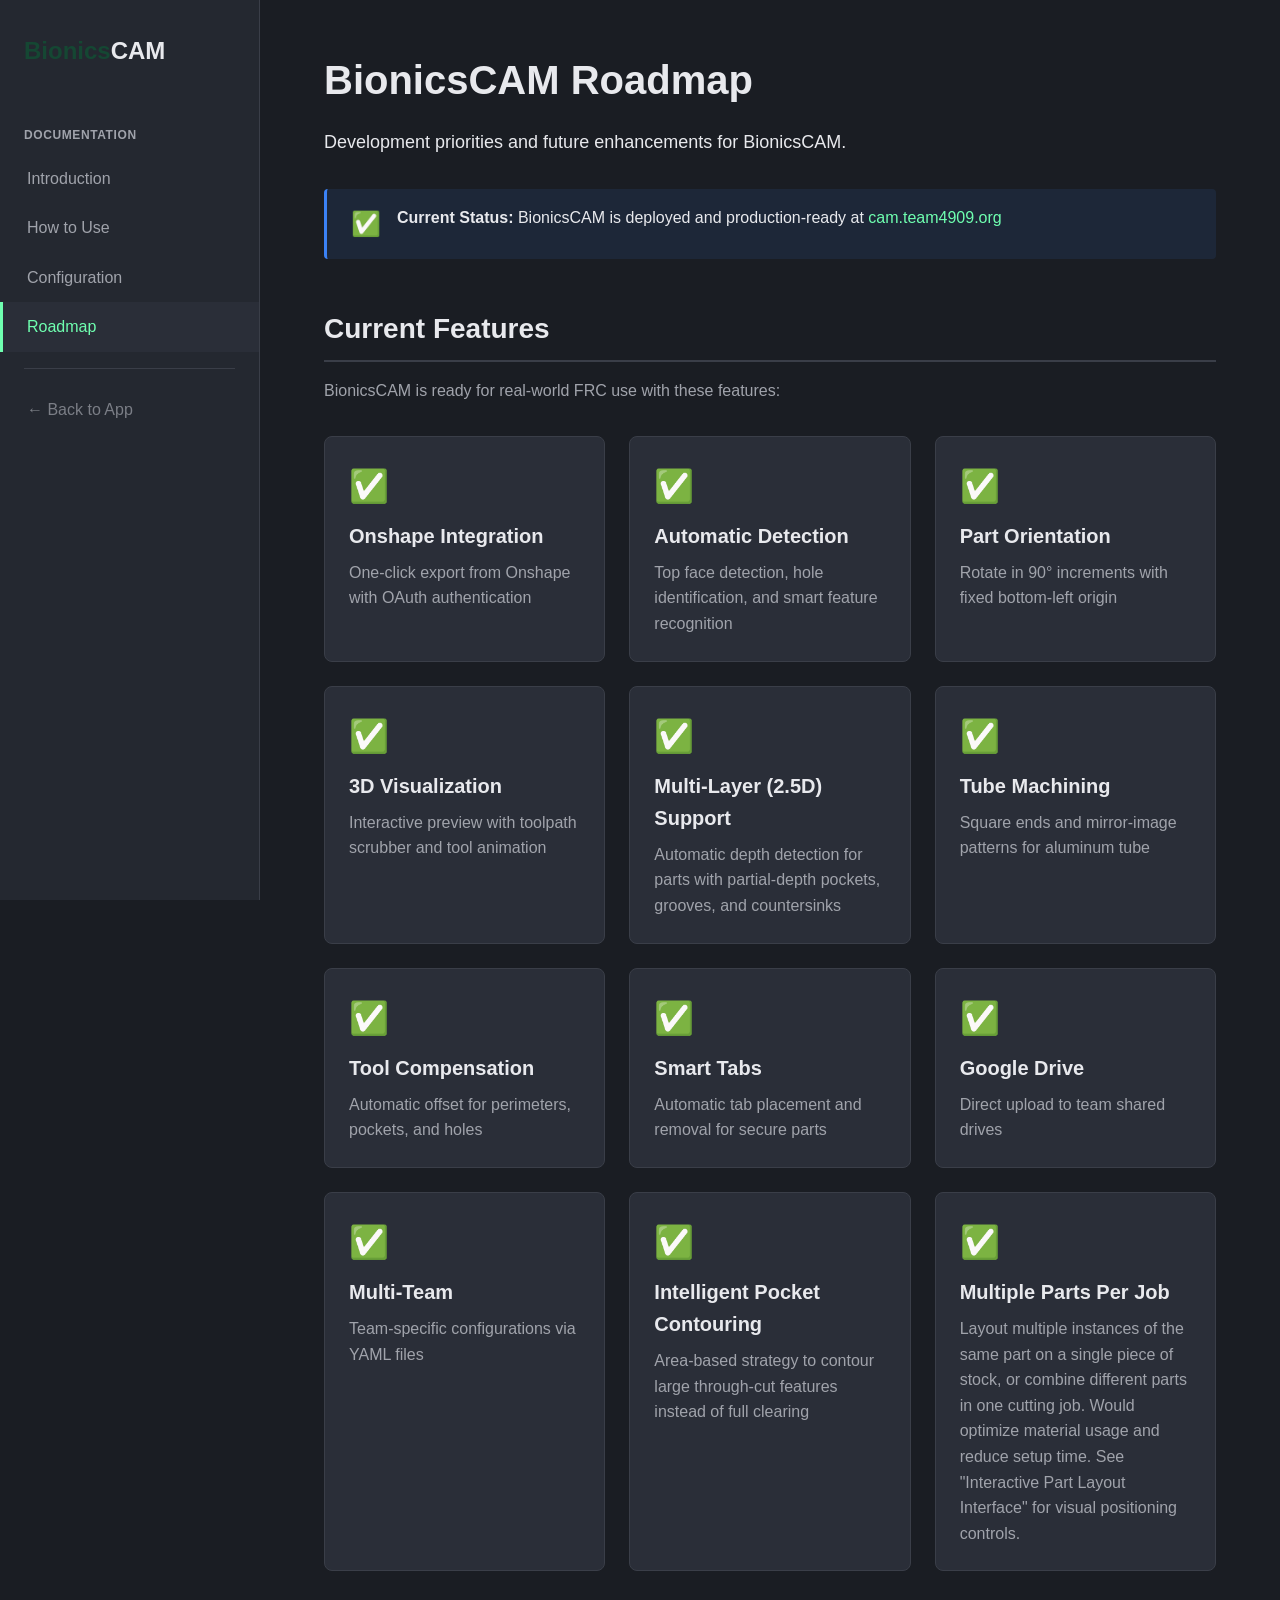
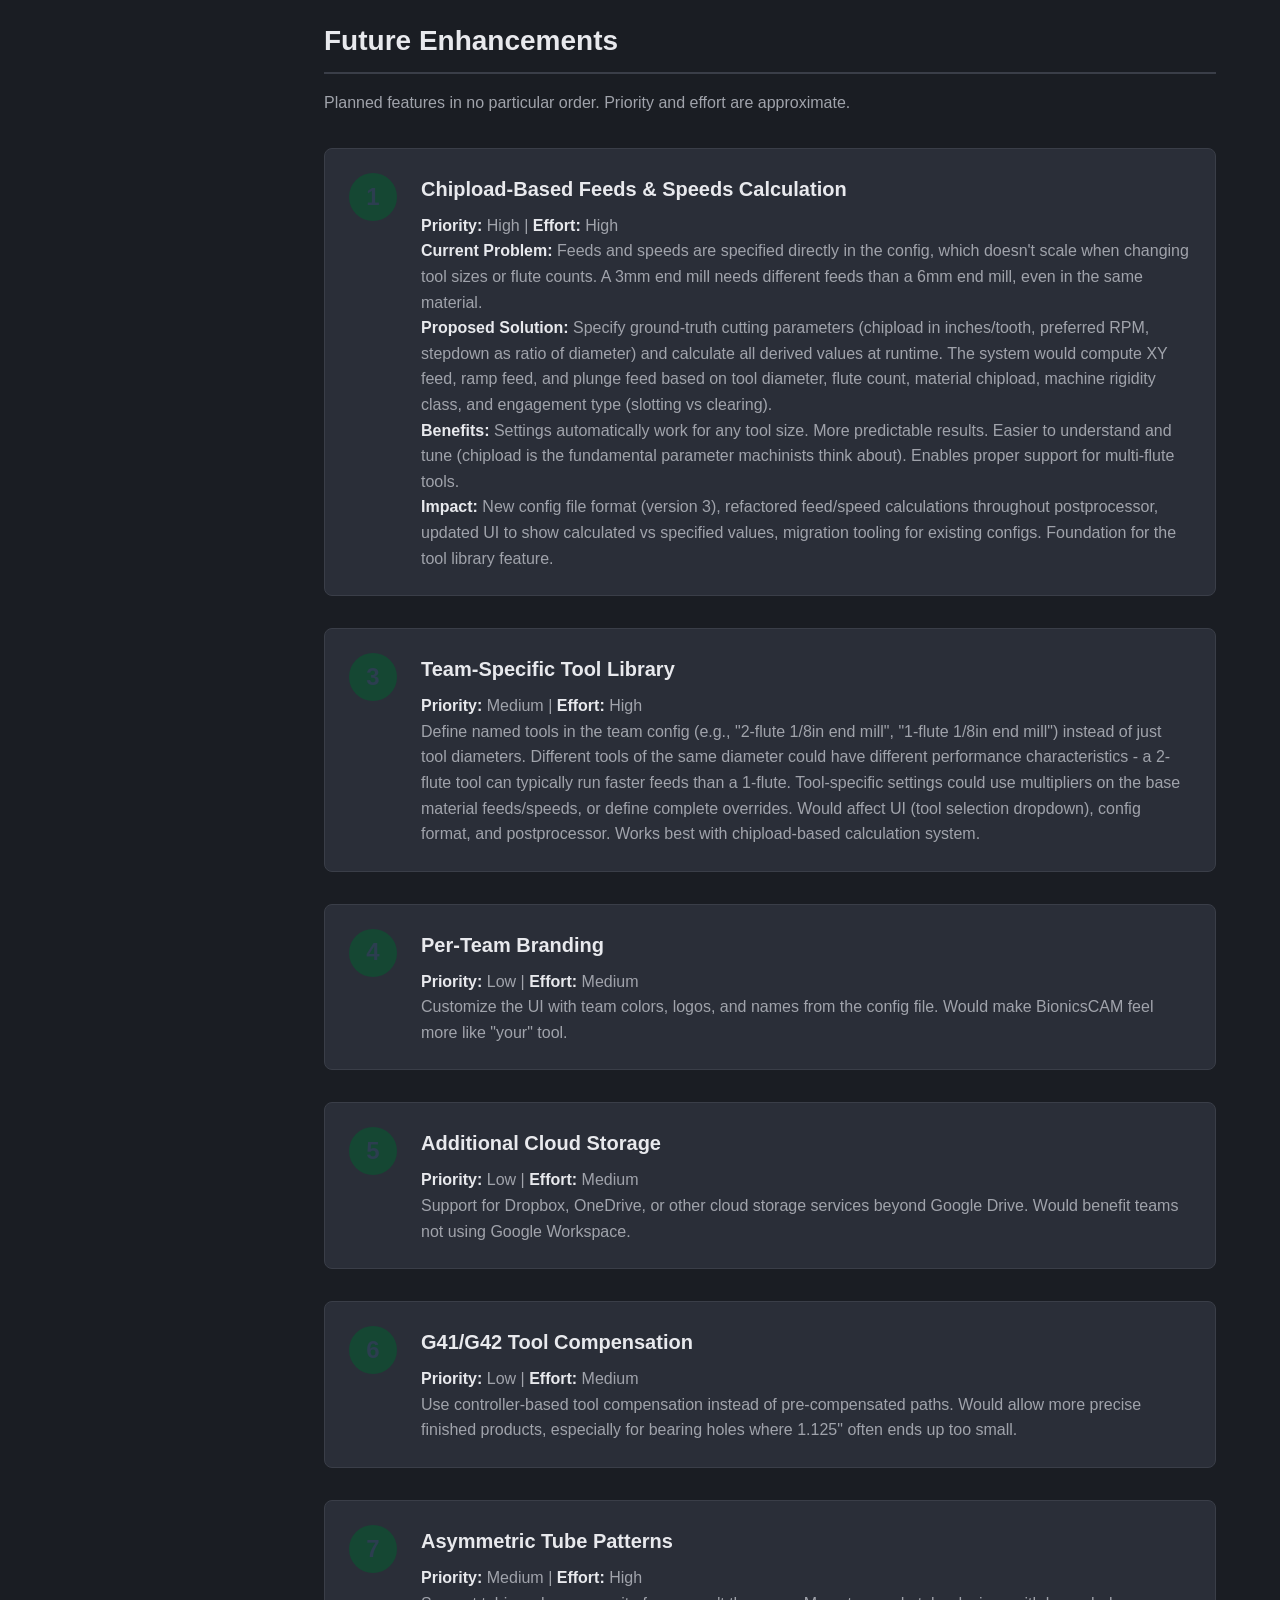
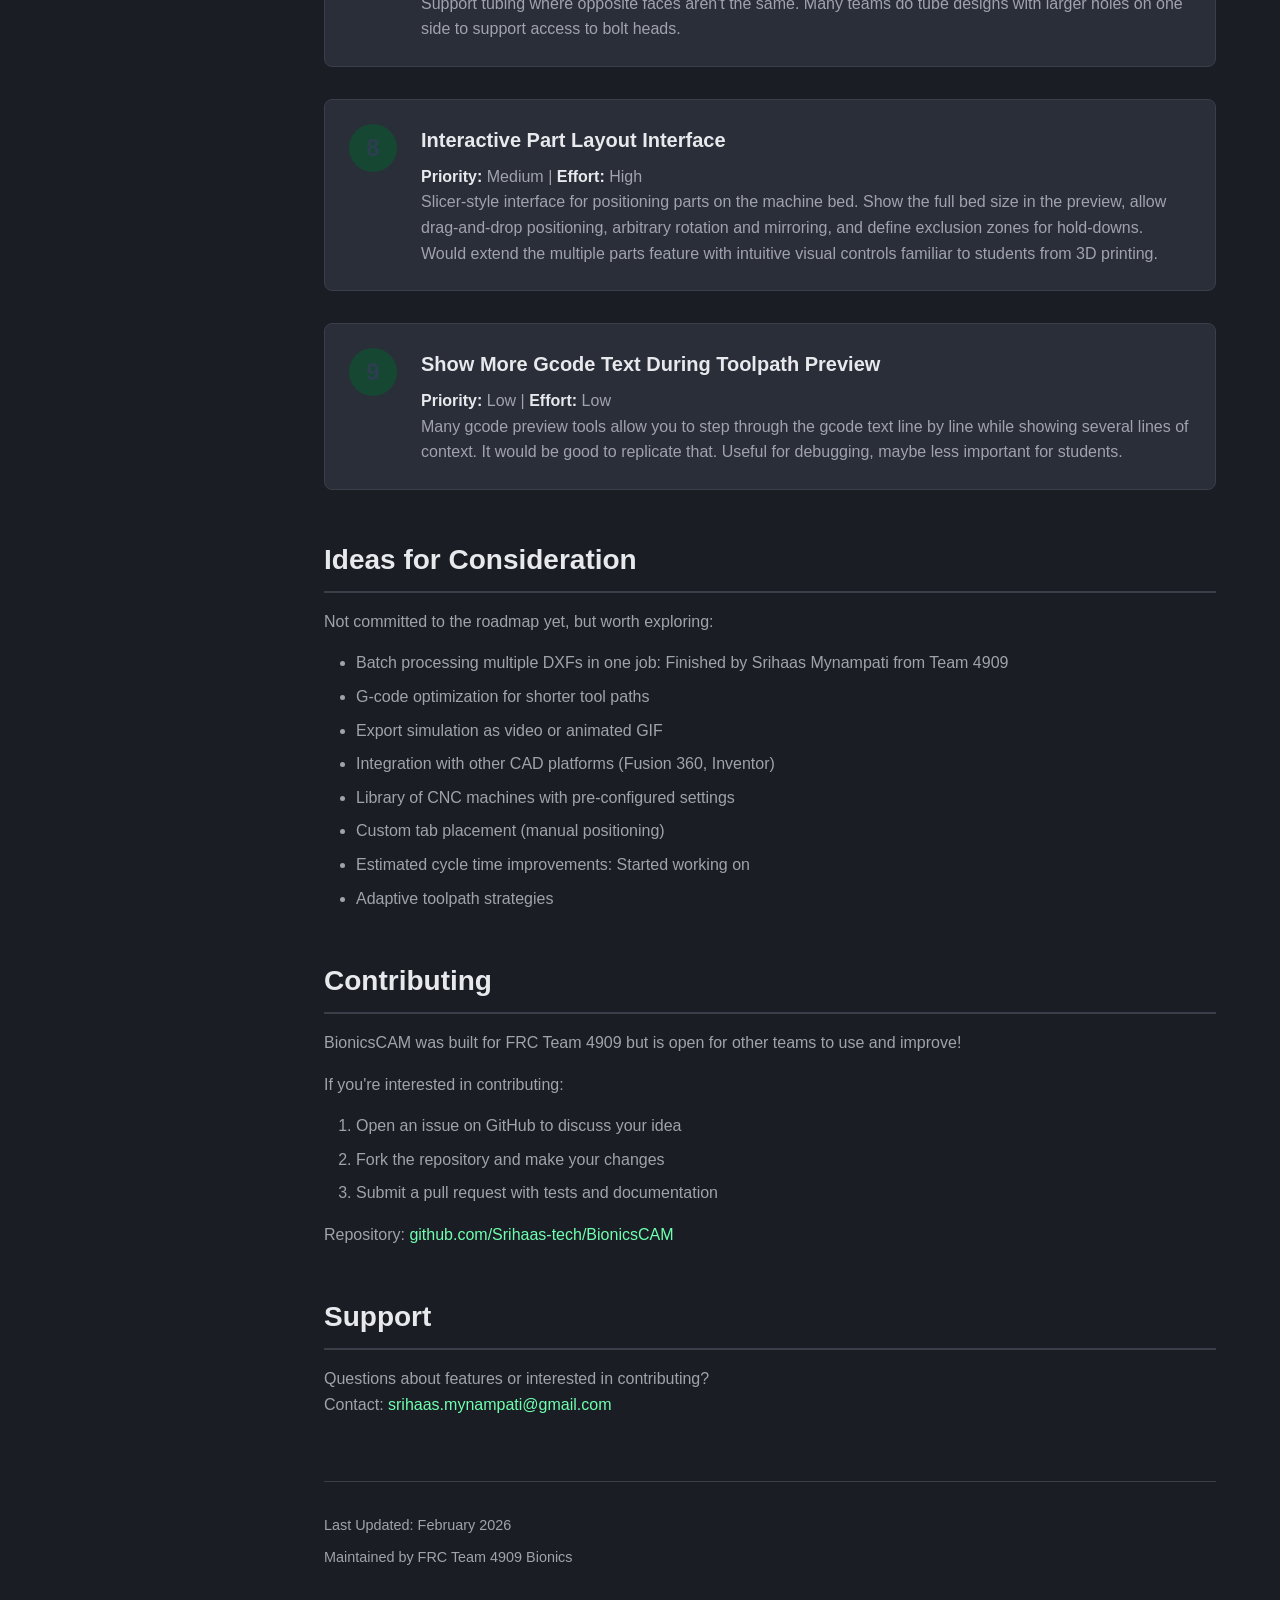
<file: static/docs/roadmap.html>
<!DOCTYPE html>
<html lang="en">
<head>
    <meta charset="UTF-8">
    <meta name="viewport" content="width=device-width, initial-scale=1.0">
    <title>Roadmap - BionicsCAM Documentation</title>
    <link rel="stylesheet" href="style.css">
    <link rel="icon" type="image/png" href="../bionicslogo.png">

</head>
<body>
    <nav class="sidebar">
        <div class="logo">
            <span class="accent">Bionics</span>CAM
        </div>
        <div class="nav-section">Documentation</div>
        <a href="index.html">Introduction</a>
        <a href="usage.html">How to Use</a>
        <a href="configuration.html">Configuration</a>
        <a href="roadmap.html" class="active">Roadmap</a>
        <div class="nav-divider"></div>
        <a href="/" class="nav-external">← Back to App</a>
    </nav>

    <main class="content">
        <h1>BionicsCAM Roadmap</h1>

        <p class="lead">
            Development priorities and future enhancements for BionicsCAM.
        </p>

        <div class="info-box">
            <div class="info-icon">✅</div>
            <div>
                <strong>Current Status:</strong> BionicsCAM is deployed and production-ready at
                <a href="cam.team4909.org">cam.team4909.org</a>
            </div>
        </div>

        <h2>Current Features</h2>

        <p>
            BionicsCAM is ready for real-world FRC use with these features:
        </p>

        <div class="feature-grid">
            <div class="feature-card">
                <div class="feature-icon">✅</div>
                <h3>Onshape Integration</h3>
                <p>One-click export from Onshape with OAuth authentication</p>
            </div>

            <div class="feature-card">
                <div class="feature-icon">✅</div>
                <h3>Automatic Detection</h3>
                <p>Top face detection, hole identification, and smart feature recognition</p>
            </div>

            <div class="feature-card">
                <div class="feature-icon">✅</div>
                <h3>Part Orientation</h3>
                <p>Rotate in 90° increments with fixed bottom-left origin</p>
            </div>

            <div class="feature-card">
                <div class="feature-icon">✅</div>
                <h3>3D Visualization</h3>
                <p>Interactive preview with toolpath scrubber and tool animation</p>
            </div>

            <div class="feature-card">
                <div class="feature-icon">✅</div>
                <h3>Multi-Layer (2.5D) Support</h3>
                <p>Automatic depth detection for parts with partial-depth pockets, grooves, and countersinks</p>
            </div>

            <div class="feature-card">
                <div class="feature-icon">✅</div>
                <h3>Tube Machining</h3>
                <p>Square ends and mirror-image patterns for aluminum tube</p>
            </div>

            <div class="feature-card">
                <div class="feature-icon">✅</div>
                <h3>Tool Compensation</h3>
                <p>Automatic offset for perimeters, pockets, and holes</p>
            </div>

            <div class="feature-card">
                <div class="feature-icon">✅</div>
                <h3>Smart Tabs</h3>
                <p>Automatic tab placement and removal for secure parts</p>
            </div>

            <div class="feature-card">
                <div class="feature-icon">✅</div>
                <h3>Google Drive</h3>
                <p>Direct upload to team shared drives</p>
            </div>

            <div class="feature-card">
                <div class="feature-icon">✅</div>
                <h3>Multi-Team</h3>
                <p>Team-specific configurations via YAML files</p>
            </div>

            <div class="feature-card">
                <div class="feature-icon">✅</div>
                <h3>Intelligent Pocket Contouring</h3>
                <p>Area-based strategy to contour large through-cut features instead of full clearing</p>
            </div>
            <div class="feature-card">
                <div class="feature-icon">✅</div>
                <h3>Multiple Parts Per Job</h3>
                <p> 
                    Layout multiple instances of the same part on a single piece of stock, or
                    combine different parts in one cutting job. Would optimize material usage
                    and reduce setup time. See "Interactive Part Layout Interface" for visual
                    positioning controls.
                </p>
            </div>
        </div>

        <h2>Future Enhancements</h2>

        <p>
            Planned features in no particular order. Priority and effort are approximate.
        </p>

        <div class="step-list">
            <div class="step">
                <div class="step-number">1</div>
                <div class="step-content">
                    <h3>Chipload-Based Feeds & Speeds Calculation</h3>
                    <p><strong>Priority:</strong> High | <strong>Effort:</strong> High</p>
                    <p>
                        <strong>Current Problem:</strong> Feeds and speeds are specified directly in the config,
                        which doesn't scale when changing tool sizes or flute counts. A 3mm end mill needs different
                        feeds than a 6mm end mill, even in the same material.
                    </p>
                    <p>
                        <strong>Proposed Solution:</strong> Specify ground-truth cutting parameters (chipload in inches/tooth,
                        preferred RPM, stepdown as ratio of diameter) and calculate all derived values at runtime.
                        The system would compute XY feed, ramp feed, and plunge feed based on tool diameter, flute count,
                        material chipload, machine rigidity class, and engagement type (slotting vs clearing).
                    </p>
                    <p>
                        <strong>Benefits:</strong> Settings automatically work for any tool size. More predictable results.
                        Easier to understand and tune (chipload is the fundamental parameter machinists think about).
                        Enables proper support for multi-flute tools.
                    </p>
                    <p>
                        <strong>Impact:</strong> New config file format (version 3), refactored feed/speed calculations
                        throughout postprocessor, updated UI to show calculated vs specified values, migration tooling for
                        existing configs. Foundation for the tool library feature.
                    </p>
                </div>
            </div>

            <div class="step">
                <div class="step-number">3</div>
                <div class="step-content">
                    <h3>Team-Specific Tool Library</h3>
                    <p><strong>Priority:</strong> Medium | <strong>Effort:</strong> High</p>
                    <p>
                        Define named tools in the team config (e.g., "2-flute 1/8in end mill", "1-flute 1/8in end mill")
                        instead of just tool diameters. Different tools of the same diameter could have different
                        performance characteristics - a 2-flute tool can typically run faster feeds than a 1-flute.
                        Tool-specific settings could use multipliers on the base material feeds/speeds, or define
                        complete overrides. Would affect UI (tool selection dropdown), config format, and postprocessor.
                        Works best with chipload-based calculation system.
                    </p>
                </div>
            </div>

            <div class="step">
                <div class="step-number">4</div>
                <div class="step-content">
                    <h3>Per-Team Branding</h3>
                    <p><strong>Priority:</strong> Low | <strong>Effort:</strong> Medium</p>
                    <p>
                        Customize the UI with team colors, logos, and names from the config file.
                        Would make BionicsCAM feel more like "your" tool.
                    </p>
                </div>
            </div>

            <div class="step">
                <div class="step-number">5</div>
                <div class="step-content">
                    <h3>Additional Cloud Storage</h3>
                    <p><strong>Priority:</strong> Low | <strong>Effort:</strong> Medium</p>
                    <p>
                        Support for Dropbox, OneDrive, or other cloud storage services beyond Google Drive.
                        Would benefit teams not using Google Workspace.
                    </p>
                </div>
            </div>

            <div class="step">
                <div class="step-number">6</div>
                <div class="step-content">
                    <h3>G41/G42 Tool Compensation</h3>
                    <p><strong>Priority:</strong> Low | <strong>Effort:</strong> Medium</p>
                    <p>
                        Use controller-based tool compensation instead of pre-compensated paths.
                        Would allow more precise finished products, especially for bearing holes
                        where 1.125" often ends up too small.
                    </p>
                </div>
            </div>

            <div class="step">
                <div class="step-number">7</div>
                <div class="step-content">
                    <h3>Asymmetric Tube Patterns</h3>
                    <p><strong>Priority:</strong> Medium | <strong>Effort:</strong> High</p>
                    <p>
                        Support tubing where opposite faces aren't the same. Many teams do tube designs
                        with larger holes on one side to support access to bolt heads.
                    </p>
                </div>
            </div>

            <div class="step">
                <div class="step-number">8</div>
                <div class="step-content">
                    <h3>Interactive Part Layout Interface</h3>
                    <p><strong>Priority:</strong> Medium | <strong>Effort:</strong> High</p>
                    <p>
                        Slicer-style interface for positioning parts on the machine bed. Show the full bed size
                        in the preview, allow drag-and-drop positioning, arbitrary rotation and mirroring, and
                        define exclusion zones for hold-downs. Would extend the multiple parts
                        feature with intuitive visual controls familiar to students from 3D printing.
                    </p>
                </div>
            </div>

            <div class="step">
                <div class="step-number">9</div>
                <div class="step-content">
                    <h3>Show More Gcode Text During Toolpath Preview</h3>
                    <p><strong>Priority:</strong> Low | <strong>Effort:</strong> Low</p>
                    <p>
                        Many gcode preview tools allow you to step through the gcode text line by line while
                        showing several lines of context. It would be good to replicate that. Useful for
                        debugging, maybe less important for students.
                    </p>
                </div>
            </div>
        </div>

        <h2>Ideas for Consideration</h2>

        <p>
            Not committed to the roadmap yet, but worth exploring:
        </p>

        <ul>
            <li>Batch processing multiple DXFs in one job: Finished by Srihaas Mynampati from Team 4909</li> 
            <li>G-code optimization for shorter tool paths</li>
            <li>Export simulation as video or animated GIF</li>
            <li>Integration with other CAD platforms (Fusion 360, Inventor)</li>
            <li>Library of CNC machines with pre-configured settings</li>
            <li>Custom tab placement (manual positioning)</li>
            <li>Estimated cycle time improvements: Started working on</li>
            <li>Adaptive toolpath strategies</li>
        </ul>

        <h2>Contributing</h2>

        <p>
            BionicsCAM was built for FRC Team 4909 but is open for other teams to use and improve!
        </p>

        <p>
            If you're interested in contributing:
        </p>

        <ol>
            <li>Open an issue on GitHub to discuss your idea</li>
            <li>Fork the repository and make your changes</li>
            <li>Submit a pull request with tests and documentation</li>
        </ol>

        <p>
            Repository: <a href="https://github.com/Srihaas-tech/BionicsCAM" target="_blank">github.com/Srihaas-tech/BionicsCAM</a>
        </p>

        <h2>Support</h2>

        <p>
            Questions about features or interested in contributing?<br>
            Contact: <a href="mailto:bpsschool46@gmail.com">srihaas.mynampati@gmail.com</a>
        </p>

        <footer>
            <p>Last Updated: February 2026</p>
            <p>Maintained by FRC Team 4909 Bionics</p>
        </footer>
    </main>
</body>
</html>
</file>
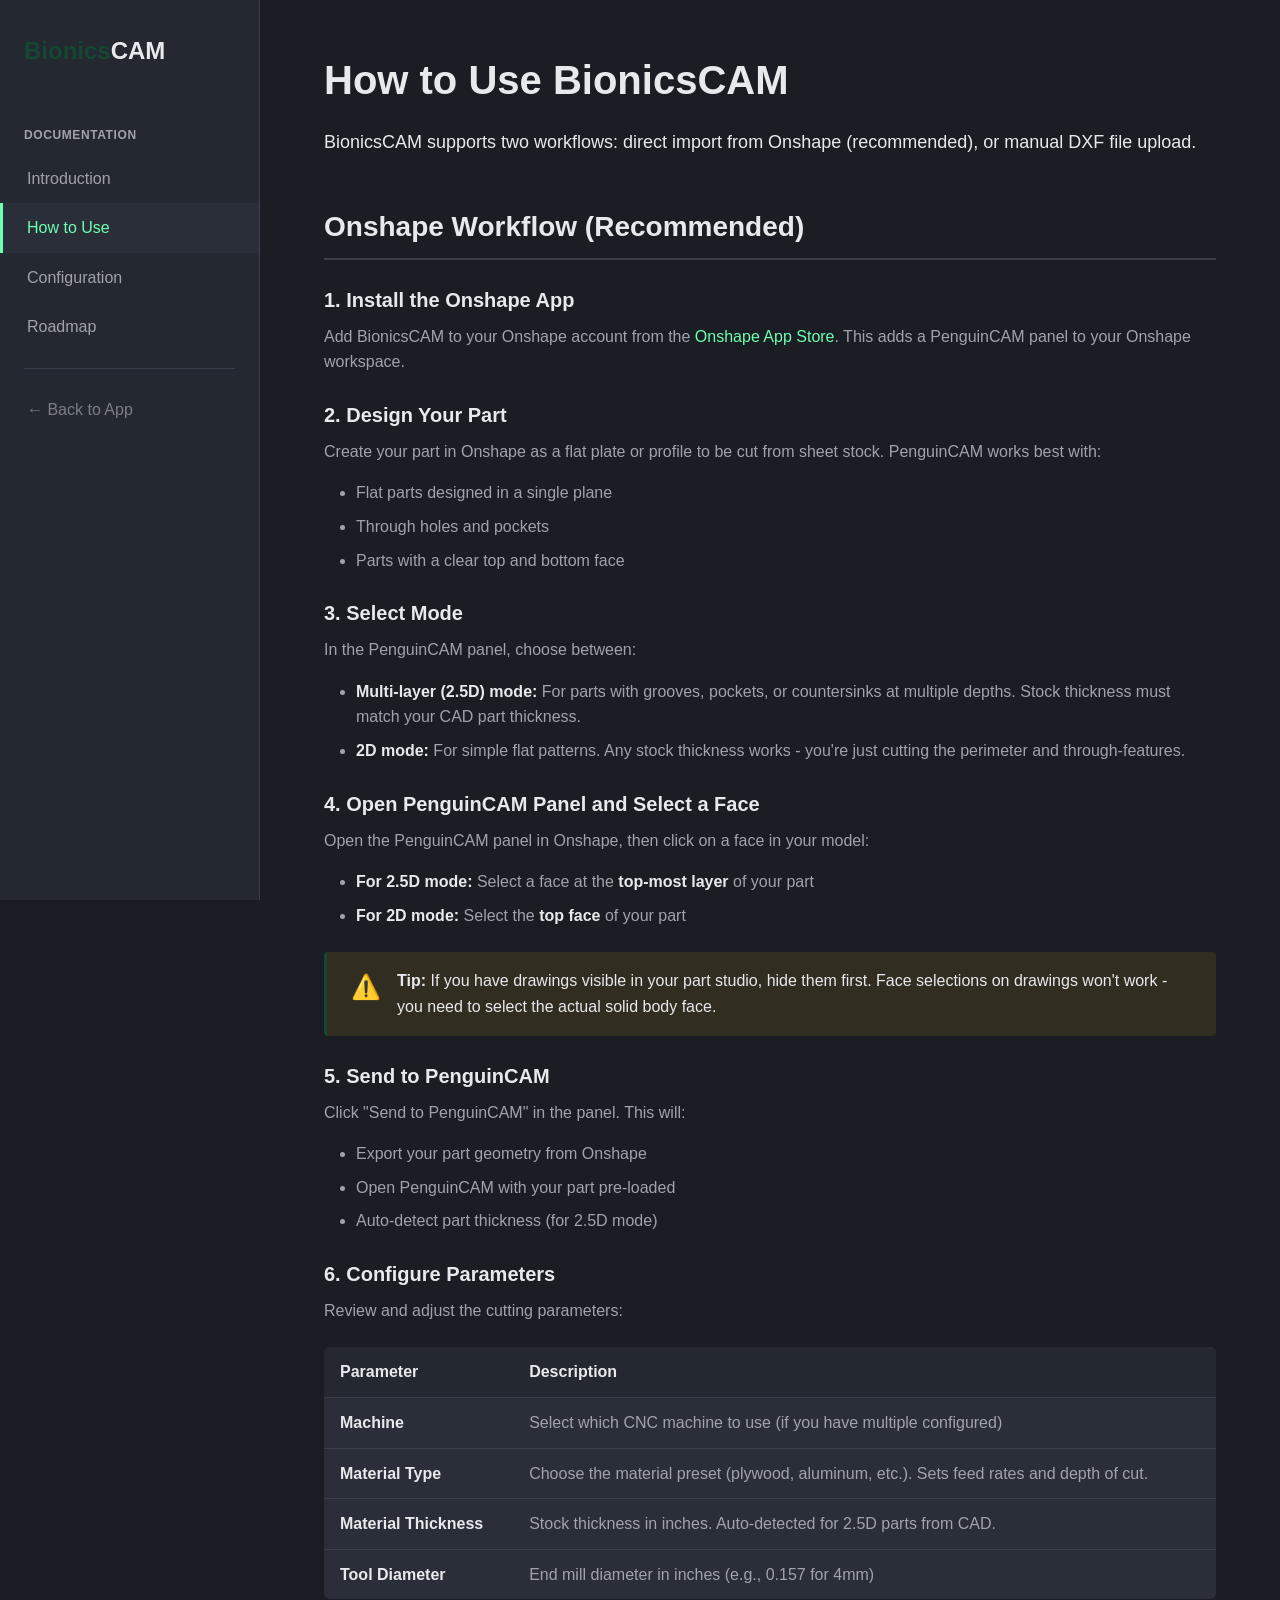
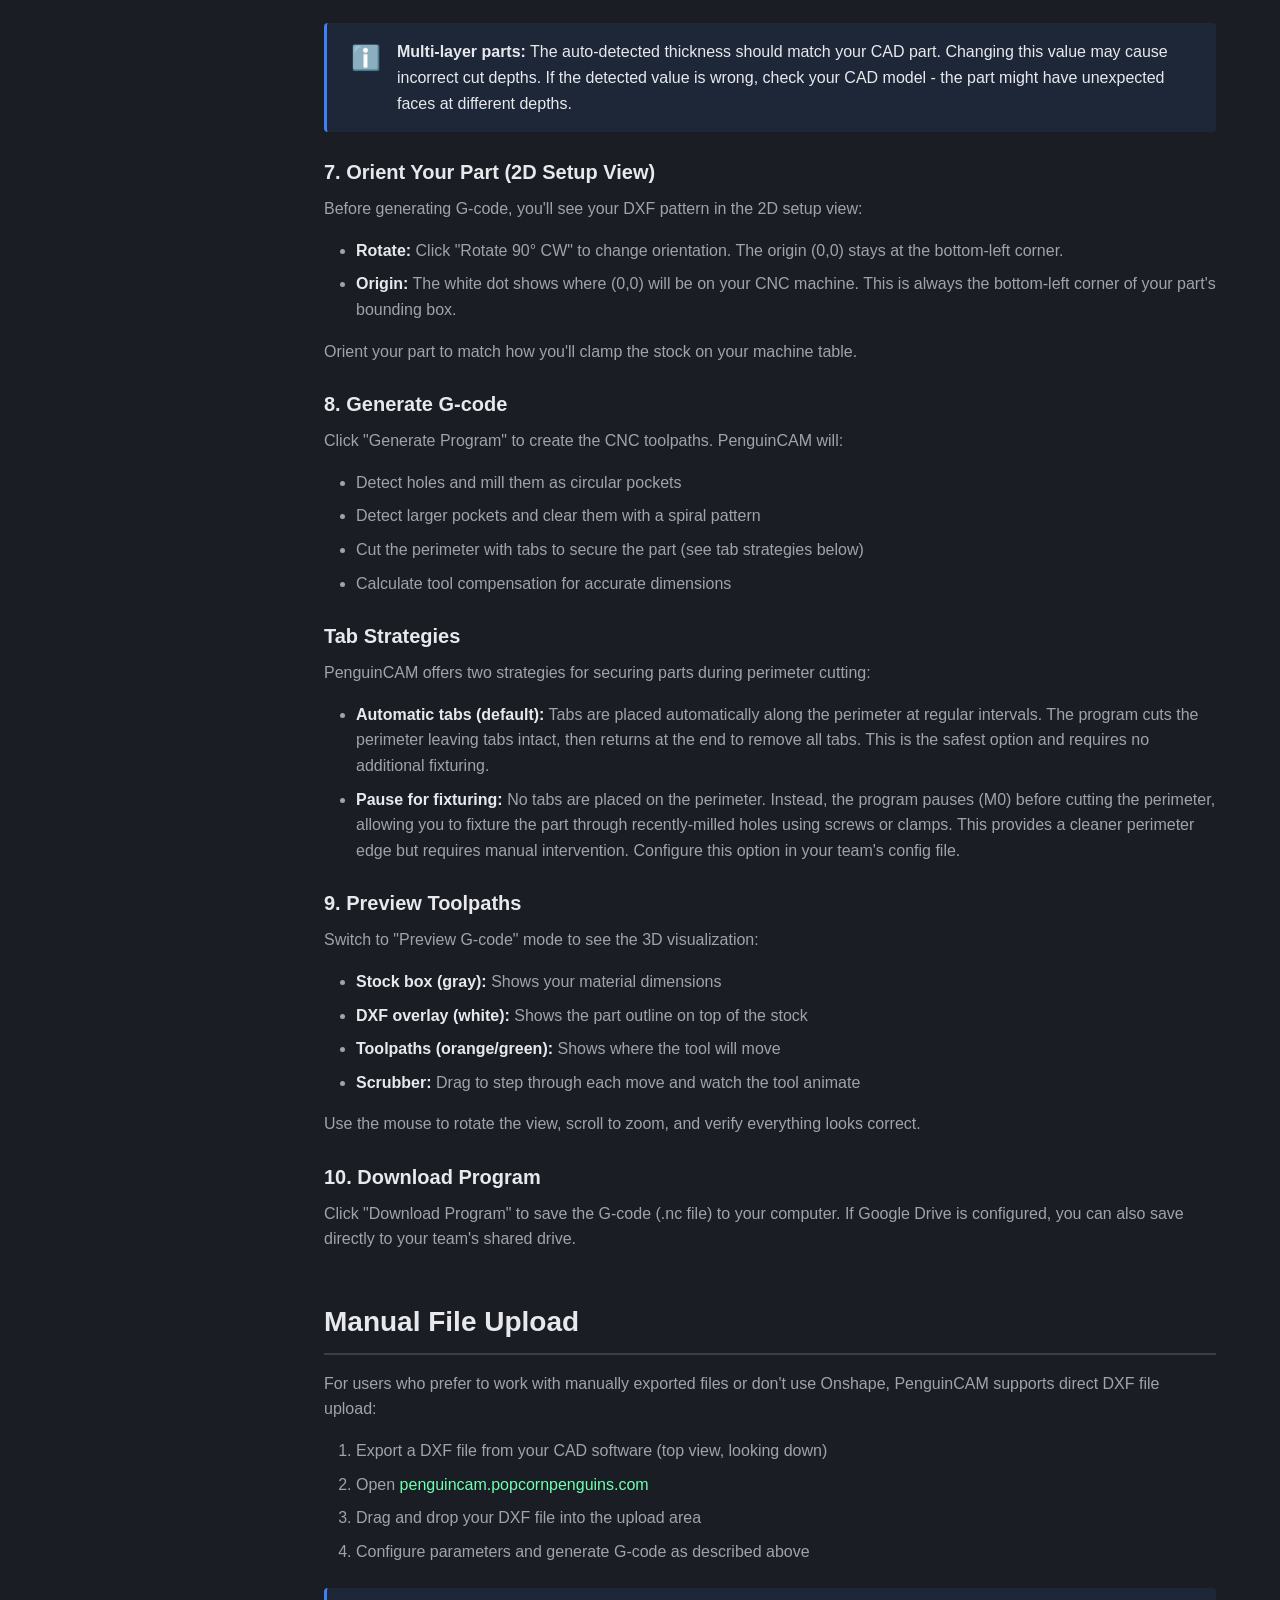
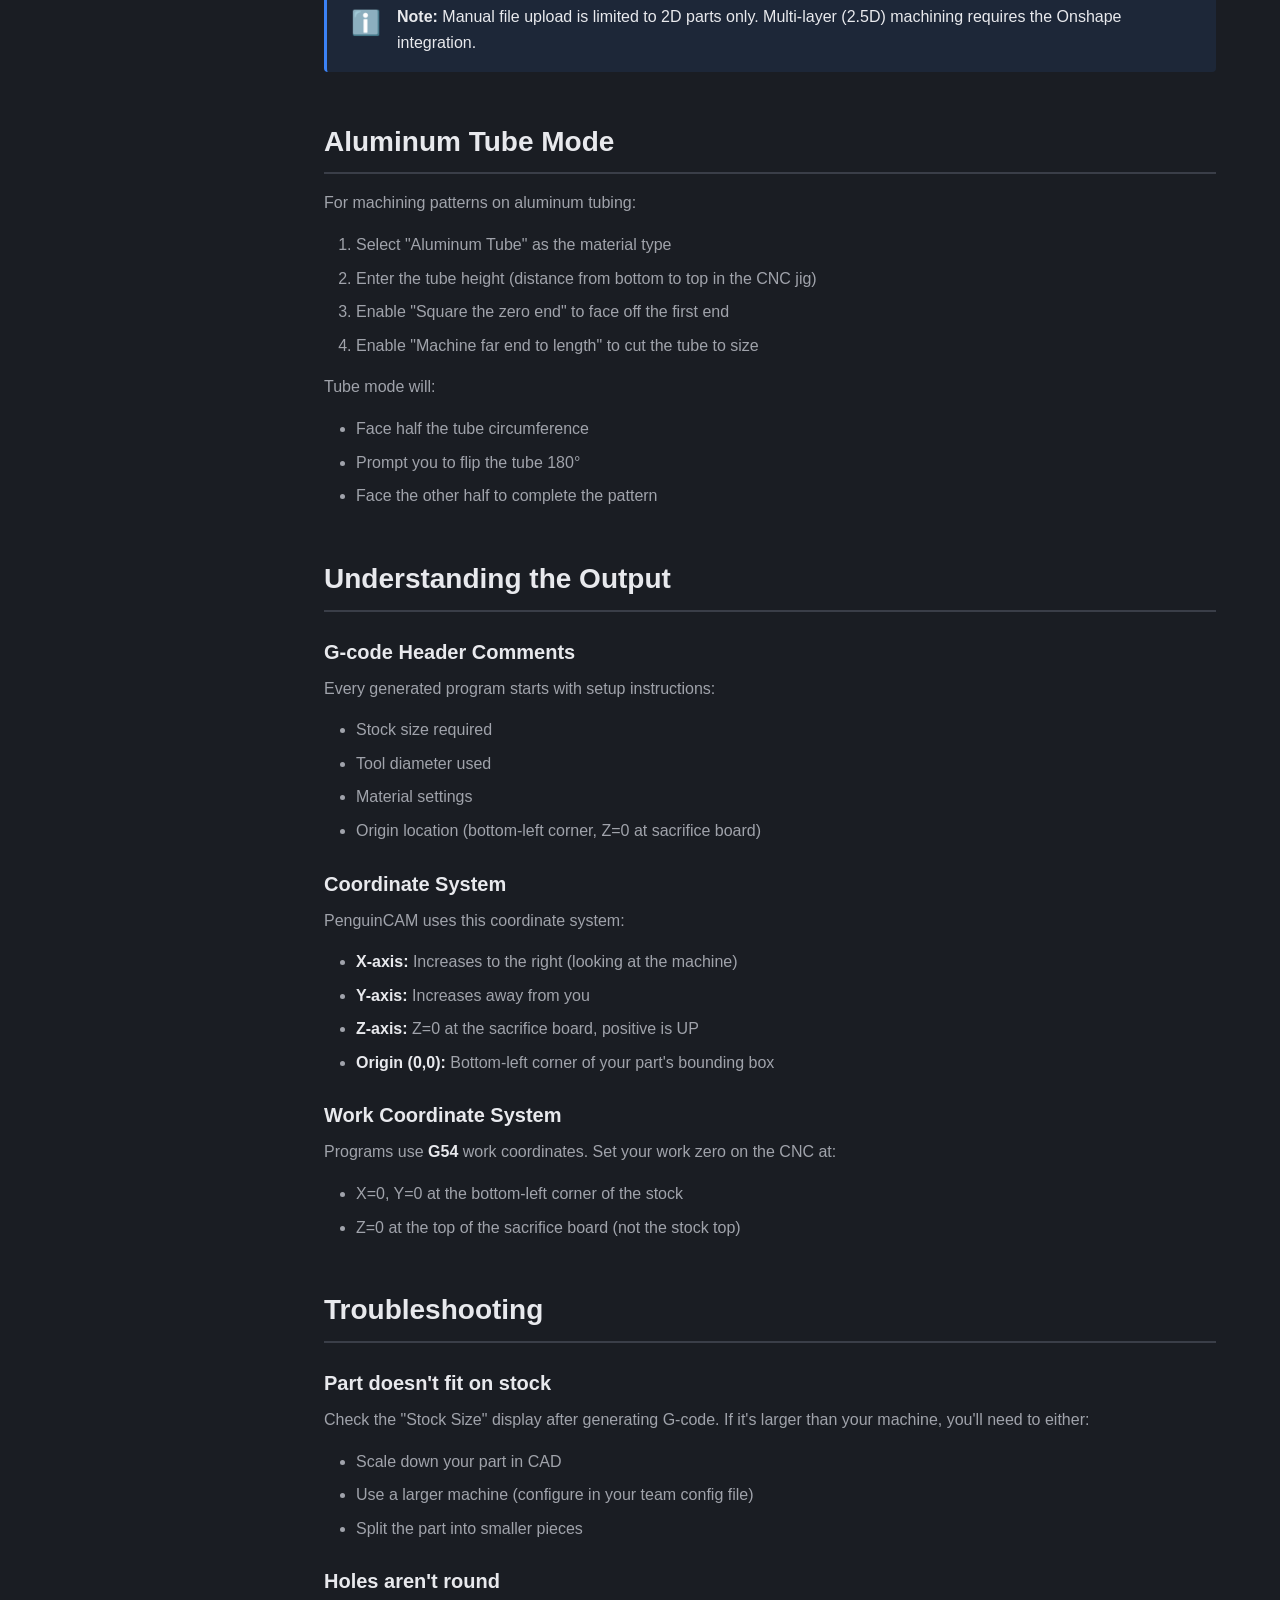
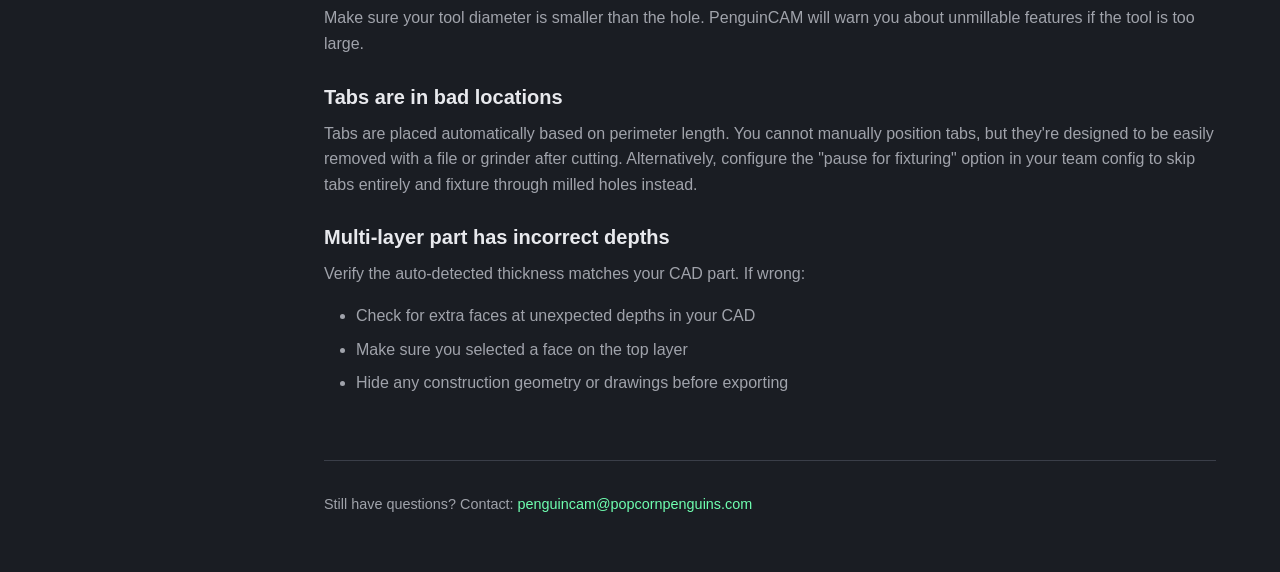
<file: static/docs/usage.html>
<!DOCTYPE html>
<html lang="en">
<head>
    <meta charset="UTF-8">
    <meta name="viewport" content="width=device-width, initial-scale=1.0">
    <title>How to Use - BionicsCAM Documentation</title>
    <link rel="stylesheet" href="style.css">
    <link rel="icon" type="image/png" href="../bionicslogo.png">

</head>
<body>
    <nav class="sidebar">
        <div class="logo">
            <span class="accent">Bionics</span>CAM
        </div>
        <div class="nav-section">Documentation</div>
        <a href="index.html">Introduction</a>
        <a href="usage.html" class="active">How to Use</a>
        <a href="configuration.html">Configuration</a>
        <a href="roadmap.html">Roadmap</a>
        <div class="nav-divider"></div>
        <a href="/" class="nav-external">← Back to App</a>
    </nav>

    <main class="content">
        <h1>How to Use BionicsCAM</h1>

        <p class="lead">
            BionicsCAM supports two workflows: direct import from Onshape (recommended), or manual DXF file upload.
        </p>

        <h2>Onshape Workflow (Recommended)</h2>

        <h3>1. Install the Onshape App</h3>
        <p>
            Add BionicsCAM to your Onshape account from the
            <a href="https://cad.onshape.com/appstore/apps/CAM/6939eaf505d3df4aeac54600" target="_blank">Onshape App Store</a>.
            This adds a PenguinCAM panel to your Onshape workspace.
        </p>

        <h3>2. Design Your Part</h3>
        <p>
            Create your part in Onshape as a flat plate or profile to be cut from sheet stock.
            PenguinCAM works best with:
        </p>
        <ul>
            <li>Flat parts designed in a single plane</li>
            <li>Through holes and pockets</li>
            <li>Parts with a clear top and bottom face</li>
        </ul>

        <h3>3. Select Mode</h3>
        <p>
            In the PenguinCAM panel, choose between:
        </p>
        <ul>
            <li><strong>Multi-layer (2.5D) mode:</strong> For parts with grooves, pockets, or countersinks at multiple depths. Stock thickness must match your CAD part thickness.</li>
            <li><strong>2D mode:</strong> For simple flat patterns. Any stock thickness works - you're just cutting the perimeter and through-features.</li>
        </ul>

        <h3>4. Open PenguinCAM Panel and Select a Face</h3>
        <p>
            Open the PenguinCAM panel in Onshape, then click on a face in your model:
        </p>
        <ul>
            <li><strong>For 2.5D mode:</strong> Select a face at the <strong>top-most layer</strong> of your part</li>
            <li><strong>For 2D mode:</strong> Select the <strong>top face</strong> of your part</li>
        </ul>

        <div class="warning-box info-box">
            <div class="info-icon">⚠️</div>
            <div>
                <strong>Tip:</strong> If you have drawings visible in your part studio, hide them first.
                Face selections on drawings won't work - you need to select the actual solid body face.
            </div>
        </div>

        <h3>5. Send to PenguinCAM</h3>
        <p>
            Click "Send to PenguinCAM" in the panel. This will:
        </p>
        <ul>
            <li>Export your part geometry from Onshape</li>
            <li>Open PenguinCAM with your part pre-loaded</li>
            <li>Auto-detect part thickness (for 2.5D mode)</li>
        </ul>

        <h3>6. Configure Parameters</h3>
        <p>
            Review and adjust the cutting parameters:
        </p>

        <table>
            <thead>
                <tr>
                    <th>Parameter</th>
                    <th>Description</th>
                </tr>
            </thead>
            <tbody>
                <tr>
                    <td><strong>Machine</strong></td>
                    <td>Select which CNC machine to use (if you have multiple configured)</td>
                </tr>
                <tr>
                    <td><strong>Material Type</strong></td>
                    <td>Choose the material preset (plywood, aluminum, etc.). Sets feed rates and depth of cut.</td>
                </tr>
                <tr>
                    <td><strong>Material Thickness</strong></td>
                    <td>Stock thickness in inches. Auto-detected for 2.5D parts from CAD.</td>
                </tr>
                <tr>
                    <td><strong>Tool Diameter</strong></td>
                    <td>End mill diameter in inches (e.g., 0.157 for 4mm)</td>
                </tr>
            </tbody>
        </table>

        <div class="info-box">
            <div class="info-icon">ℹ️</div>
            <div>
                <strong>Multi-layer parts:</strong> The auto-detected thickness should match your CAD part.
                Changing this value may cause incorrect cut depths. If the detected value is wrong,
                check your CAD model - the part might have unexpected faces at different depths.
            </div>
        </div>

        <h3>7. Orient Your Part (2D Setup View)</h3>
        <p>
            Before generating G-code, you'll see your DXF pattern in the 2D setup view:
        </p>
        <ul>
            <li><strong>Rotate:</strong> Click "Rotate 90° CW" to change orientation. The origin (0,0) stays at the bottom-left corner.</li>
            <li><strong>Origin:</strong> The white dot shows where (0,0) will be on your CNC machine. This is always the bottom-left corner of your part's bounding box.</li>
        </ul>

        <p>
            Orient your part to match how you'll clamp the stock on your machine table.
        </p>

        <h3>8. Generate G-code</h3>
        <p>
            Click "Generate Program" to create the CNC toolpaths. PenguinCAM will:
        </p>
        <ul>
            <li>Detect holes and mill them as circular pockets</li>
            <li>Detect larger pockets and clear them with a spiral pattern</li>
            <li>Cut the perimeter with tabs to secure the part (see tab strategies below)</li>
            <li>Calculate tool compensation for accurate dimensions</li>
        </ul>

        <h3>Tab Strategies</h3>
        <p>
            PenguinCAM offers two strategies for securing parts during perimeter cutting:
        </p>
        <ul>
            <li>
                <strong>Automatic tabs (default):</strong> Tabs are placed automatically along the perimeter at regular intervals.
                The program cuts the perimeter leaving tabs intact, then returns at the end to remove all tabs.
                This is the safest option and requires no additional fixturing.
            </li>
            <li>
                <strong>Pause for fixturing:</strong> No tabs are placed on the perimeter. Instead, the program pauses
                (M0) before cutting the perimeter, allowing you to fixture the part through recently-milled holes using
                screws or clamps. This provides a cleaner perimeter edge but requires manual intervention.
                Configure this option in your team's config file.
            </li>
        </ul>

        <h3>9. Preview Toolpaths</h3>
        <p>
            Switch to "Preview G-code" mode to see the 3D visualization:
        </p>
        <ul>
            <li><strong>Stock box (gray):</strong> Shows your material dimensions</li>
            <li><strong>DXF overlay (white):</strong> Shows the part outline on top of the stock</li>
            <li><strong>Toolpaths (orange/green):</strong> Shows where the tool will move</li>
            <li><strong>Scrubber:</strong> Drag to step through each move and watch the tool animate</li>
        </ul>

        <p>
            Use the mouse to rotate the view, scroll to zoom, and verify everything looks correct.
        </p>

        <h3>10. Download Program</h3>
        <p>
            Click "Download Program" to save the G-code (.nc file) to your computer.
            If Google Drive is configured, you can also save directly to your team's shared drive.
        </p>

        <h2>Manual File Upload</h2>

        <p>
            For users who prefer to work with manually exported files or don't use Onshape,
            PenguinCAM supports direct DXF file upload:
        </p>

        <ol>
            <li>Export a DXF file from your CAD software (top view, looking down)</li>
            <li>Open <a href="https://penguincam.popcornpenguins.com">penguincam.popcornpenguins.com</a></li>
            <li>Drag and drop your DXF file into the upload area</li>
            <li>Configure parameters and generate G-code as described above</li>
        </ol>

        <div class="info-box">
            <div class="info-icon">ℹ️</div>
            <div>
                <strong>Note:</strong> Manual file upload is limited to 2D parts only.
                Multi-layer (2.5D) machining requires the Onshape integration.
            </div>
        </div>

        <h2>Aluminum Tube Mode</h2>

        <p>
            For machining patterns on aluminum tubing:
        </p>

        <ol>
            <li>Select "Aluminum Tube" as the material type</li>
            <li>Enter the tube height (distance from bottom to top in the CNC jig)</li>
            <li>Enable "Square the zero end" to face off the first end</li>
            <li>Enable "Machine far end to length" to cut the tube to size</li>
        </ol>

        <p>
            Tube mode will:
        </p>
        <ul>
            <li>Face half the tube circumference</li>
            <li>Prompt you to flip the tube 180°</li>
            <li>Face the other half to complete the pattern</li>
        </ul>

        <h2>Understanding the Output</h2>

        <h3>G-code Header Comments</h3>
        <p>
            Every generated program starts with setup instructions:
        </p>
        <ul>
            <li>Stock size required</li>
            <li>Tool diameter used</li>
            <li>Material settings</li>
            <li>Origin location (bottom-left corner, Z=0 at sacrifice board)</li>
        </ul>

        <h3>Coordinate System</h3>
        <p>
            PenguinCAM uses this coordinate system:
        </p>
        <ul>
            <li><strong>X-axis:</strong> Increases to the right (looking at the machine)</li>
            <li><strong>Y-axis:</strong> Increases away from you</li>
            <li><strong>Z-axis:</strong> Z=0 at the sacrifice board, positive is UP</li>
            <li><strong>Origin (0,0):</strong> Bottom-left corner of your part's bounding box</li>
        </ul>

        <h3>Work Coordinate System</h3>
        <p>
            Programs use <strong>G54</strong> work coordinates. Set your work zero on the CNC at:
        </p>
        <ul>
            <li>X=0, Y=0 at the bottom-left corner of the stock</li>
            <li>Z=0 at the top of the sacrifice board (not the stock top)</li>
        </ul>

        <h2>Troubleshooting</h2>

        <h3>Part doesn't fit on stock</h3>
        <p>
            Check the "Stock Size" display after generating G-code. If it's larger than your machine,
            you'll need to either:
        </p>
        <ul>
            <li>Scale down your part in CAD</li>
            <li>Use a larger machine (configure in your team config file)</li>
            <li>Split the part into smaller pieces</li>
        </ul>

        <h3>Holes aren't round</h3>
        <p>
            Make sure your tool diameter is smaller than the hole. PenguinCAM will warn you about
            unmillable features if the tool is too large.
        </p>

        <h3>Tabs are in bad locations</h3>
        <p>
            Tabs are placed automatically based on perimeter length. You cannot manually position tabs,
            but they're designed to be easily removed with a file or grinder after cutting. Alternatively,
            configure the "pause for fixturing" option in your team config to skip tabs entirely and
            fixture through milled holes instead.
        </p>

        <h3>Multi-layer part has incorrect depths</h3>
        <p>
            Verify the auto-detected thickness matches your CAD part. If wrong:
        </p>
        <ul>
            <li>Check for extra faces at unexpected depths in your CAD</li>
            <li>Make sure you selected a face on the top layer</li>
            <li>Hide any construction geometry or drawings before exporting</li>
        </ul>

        <footer>
            <p>Still have questions? Contact: <a href="mailto:penguincam@popcornpenguins.com">penguincam@popcornpenguins.com</a></p>
        </footer>
    </main>
</body>
</html>
</file>
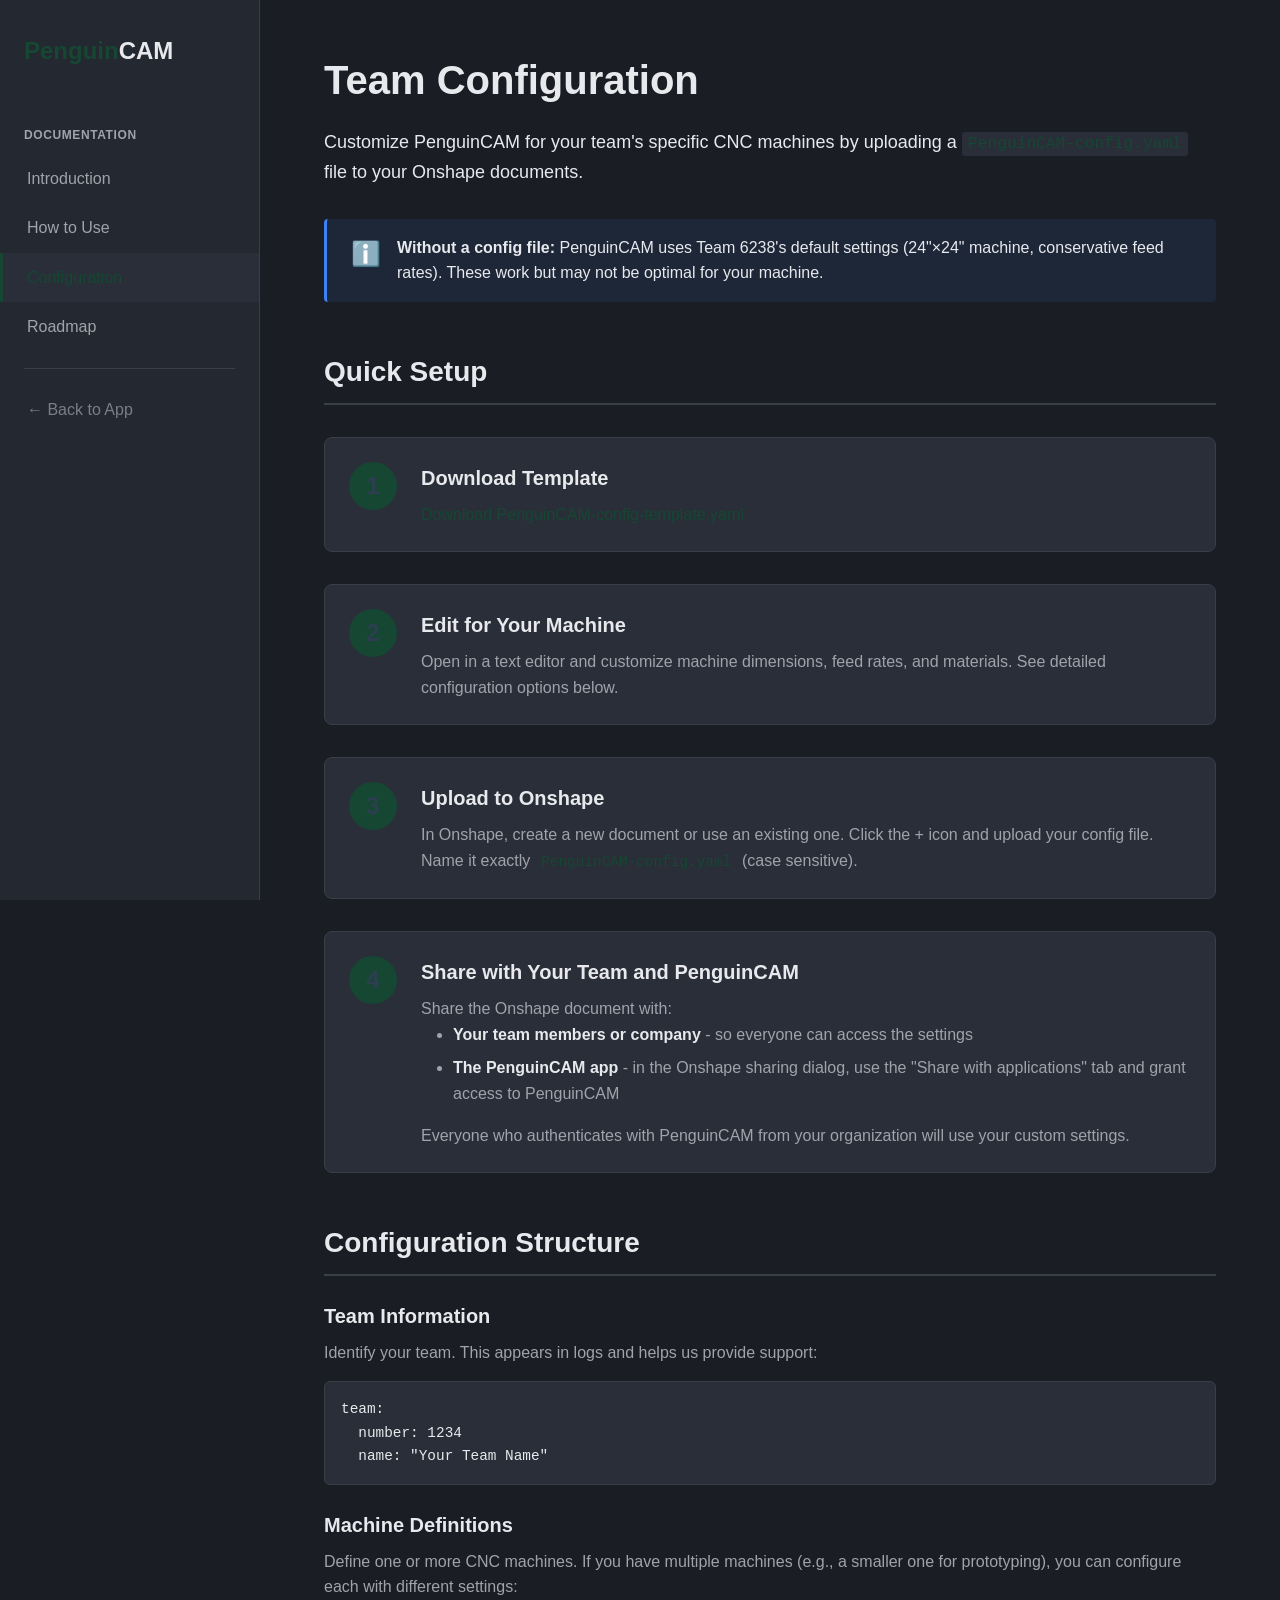
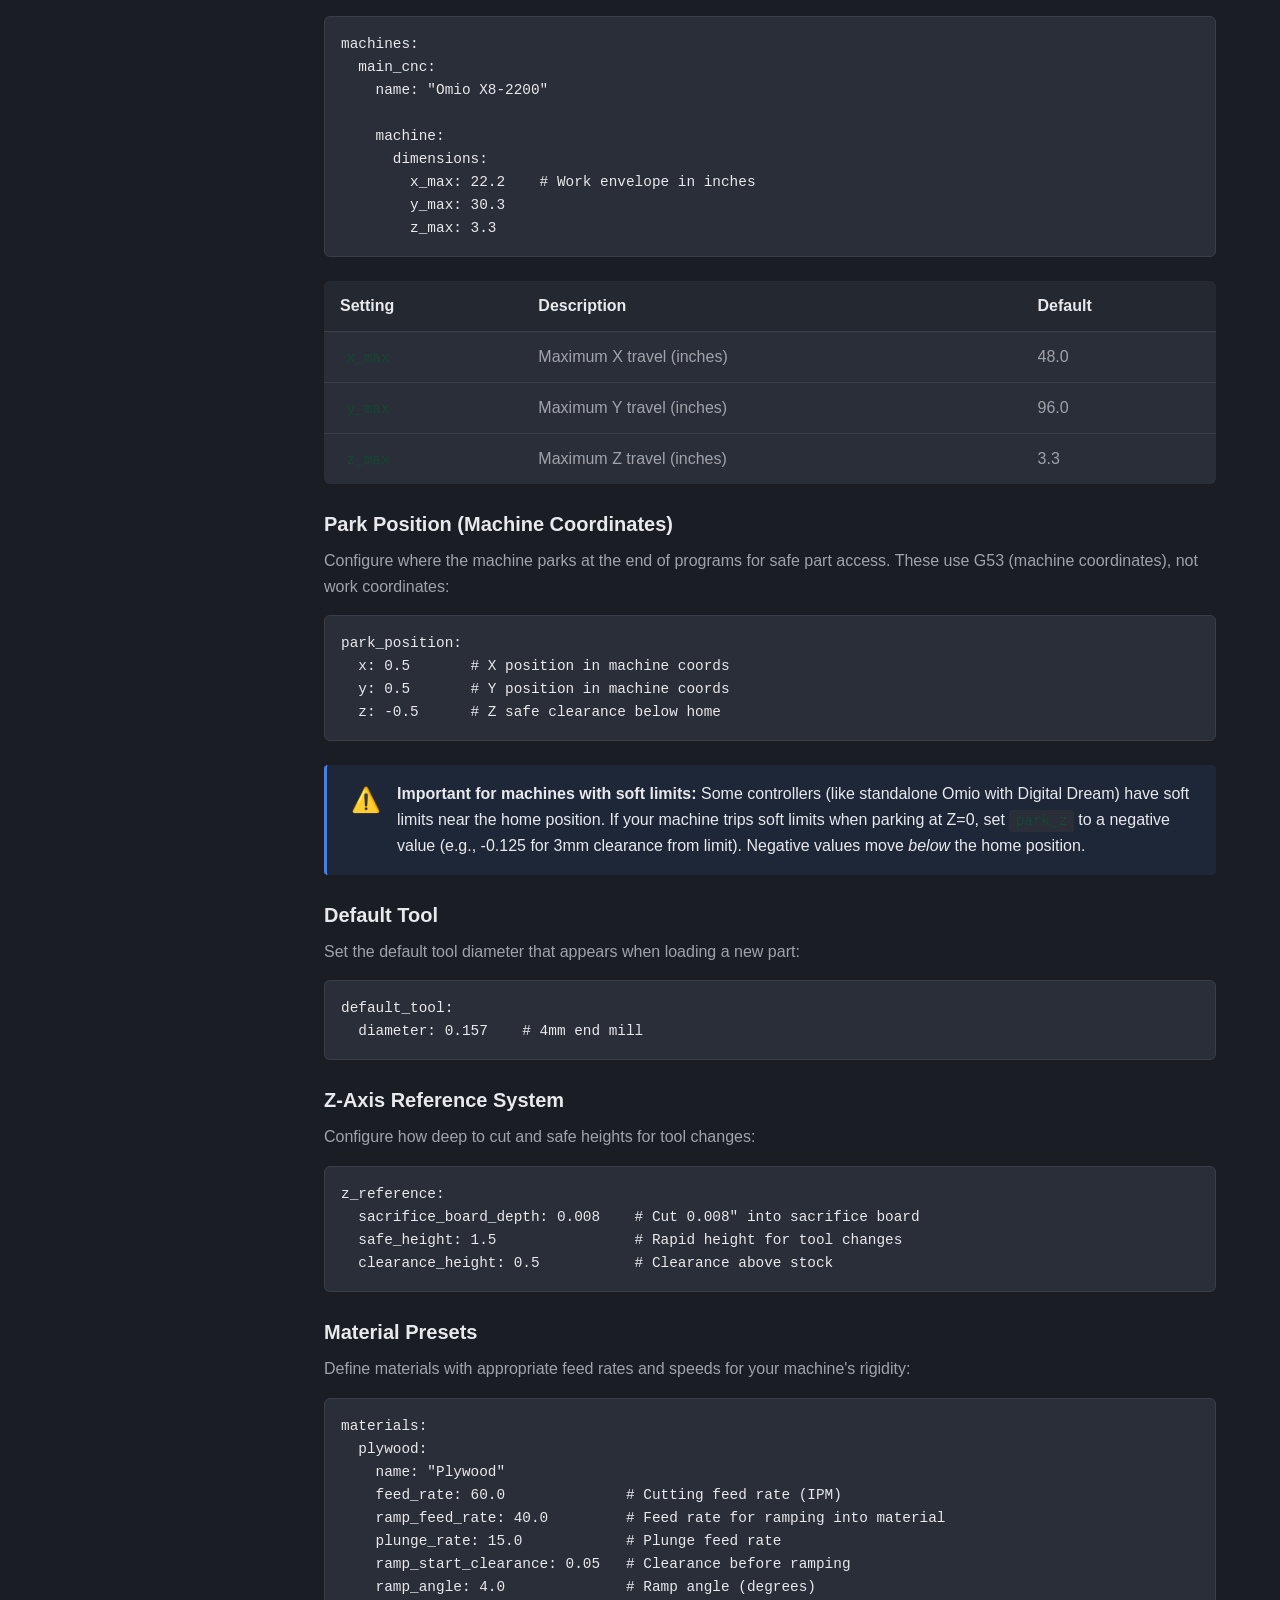
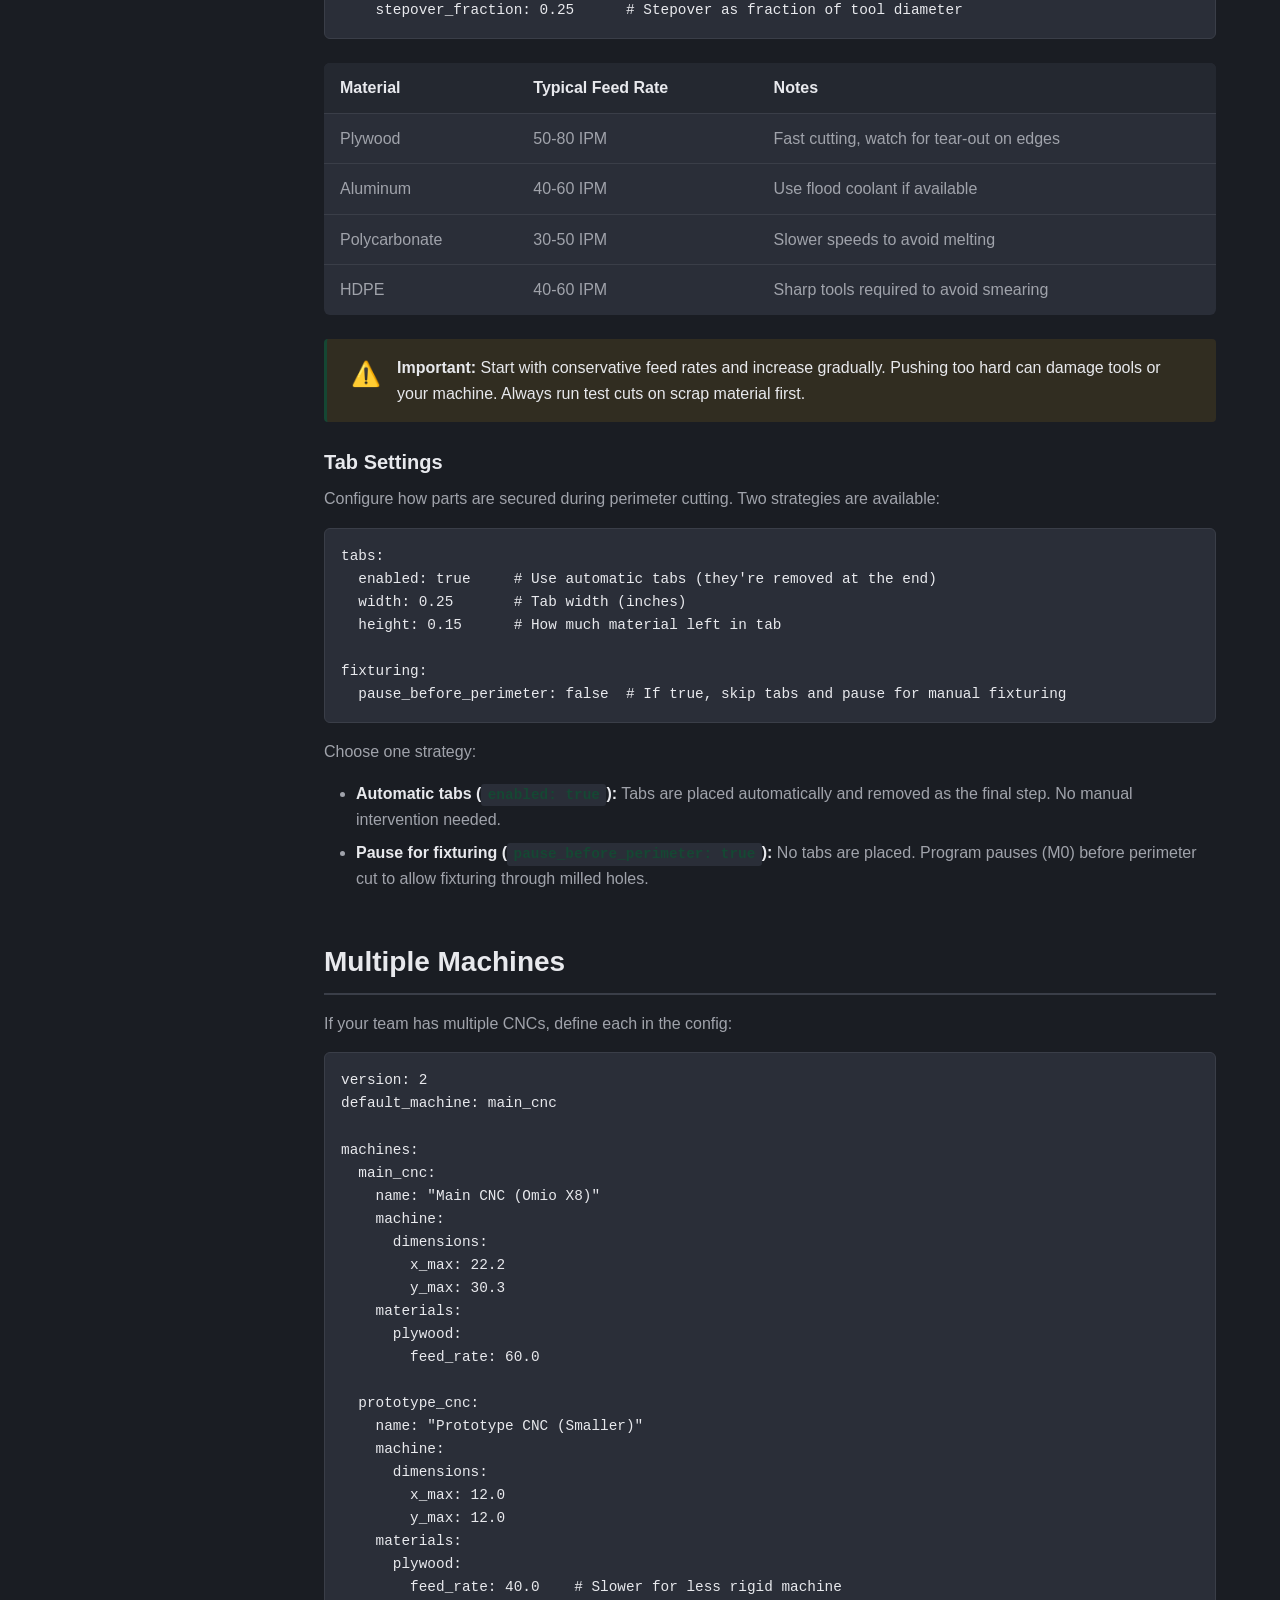
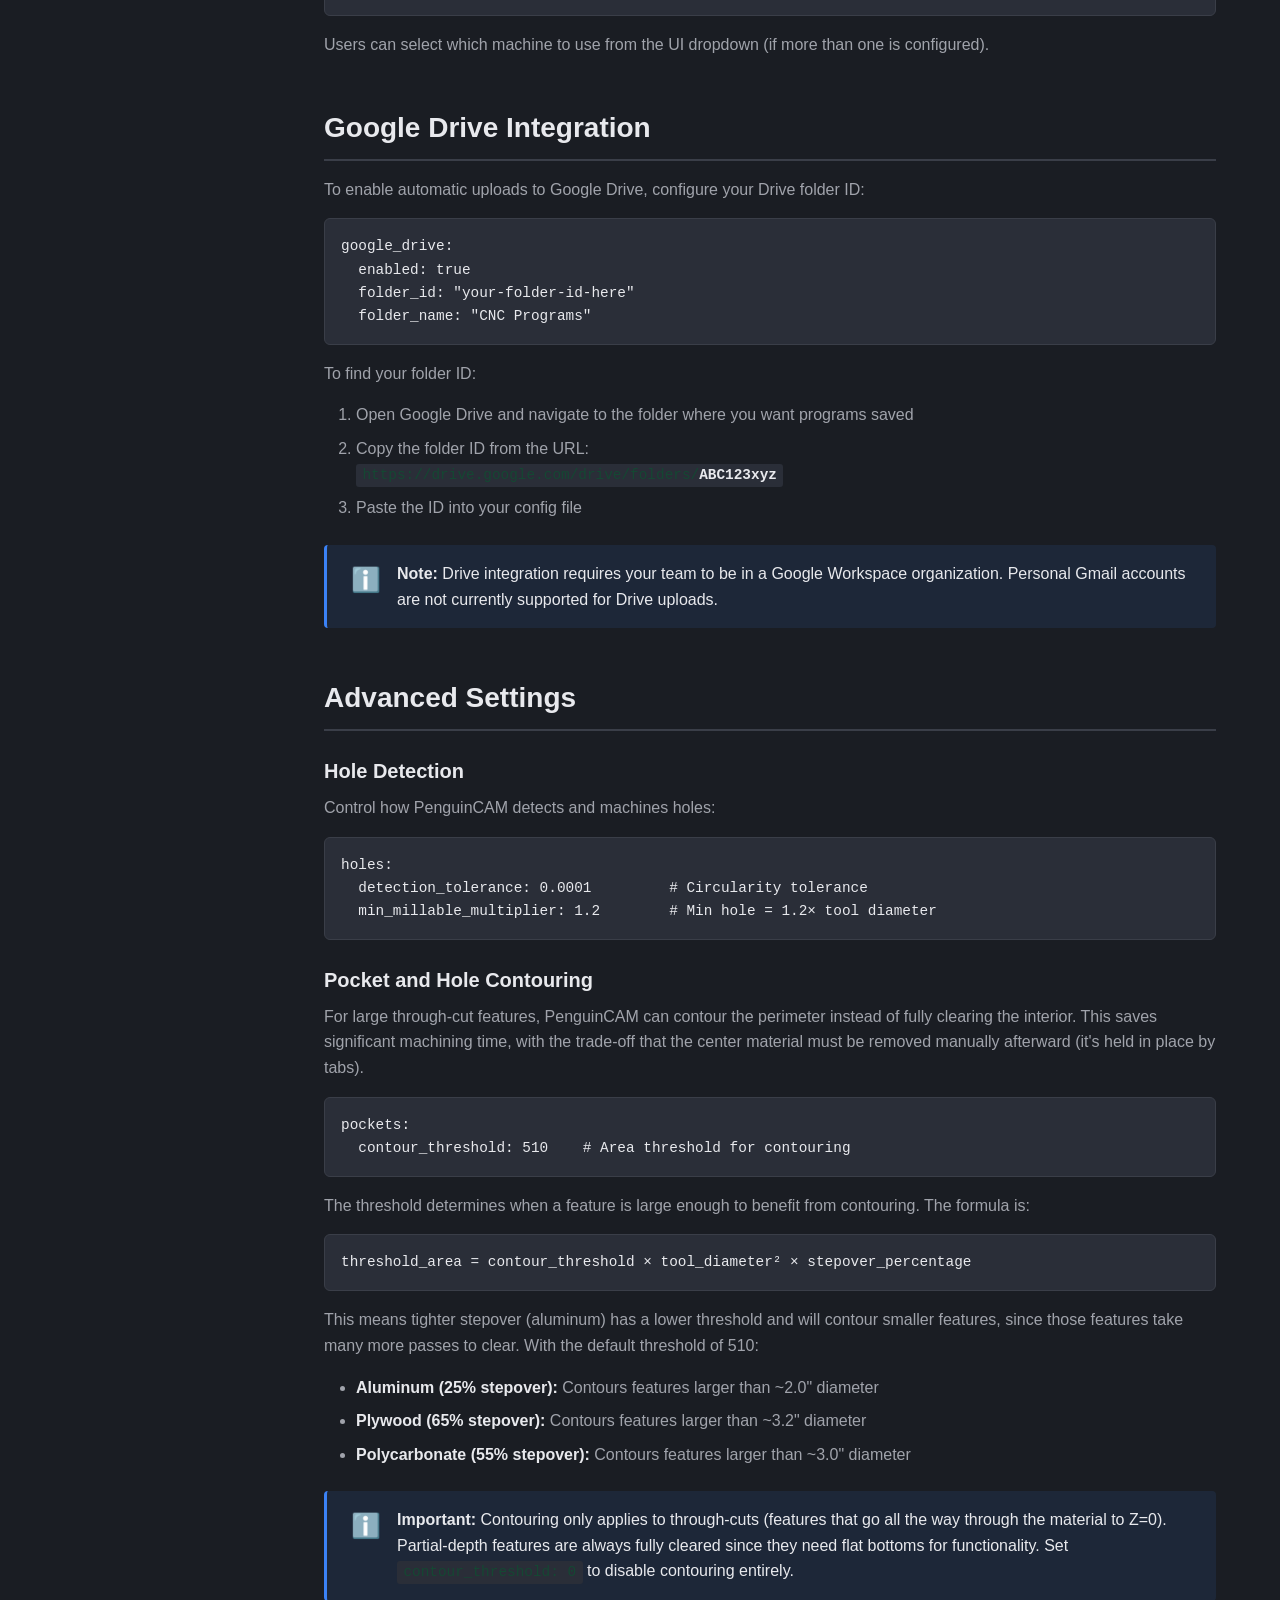
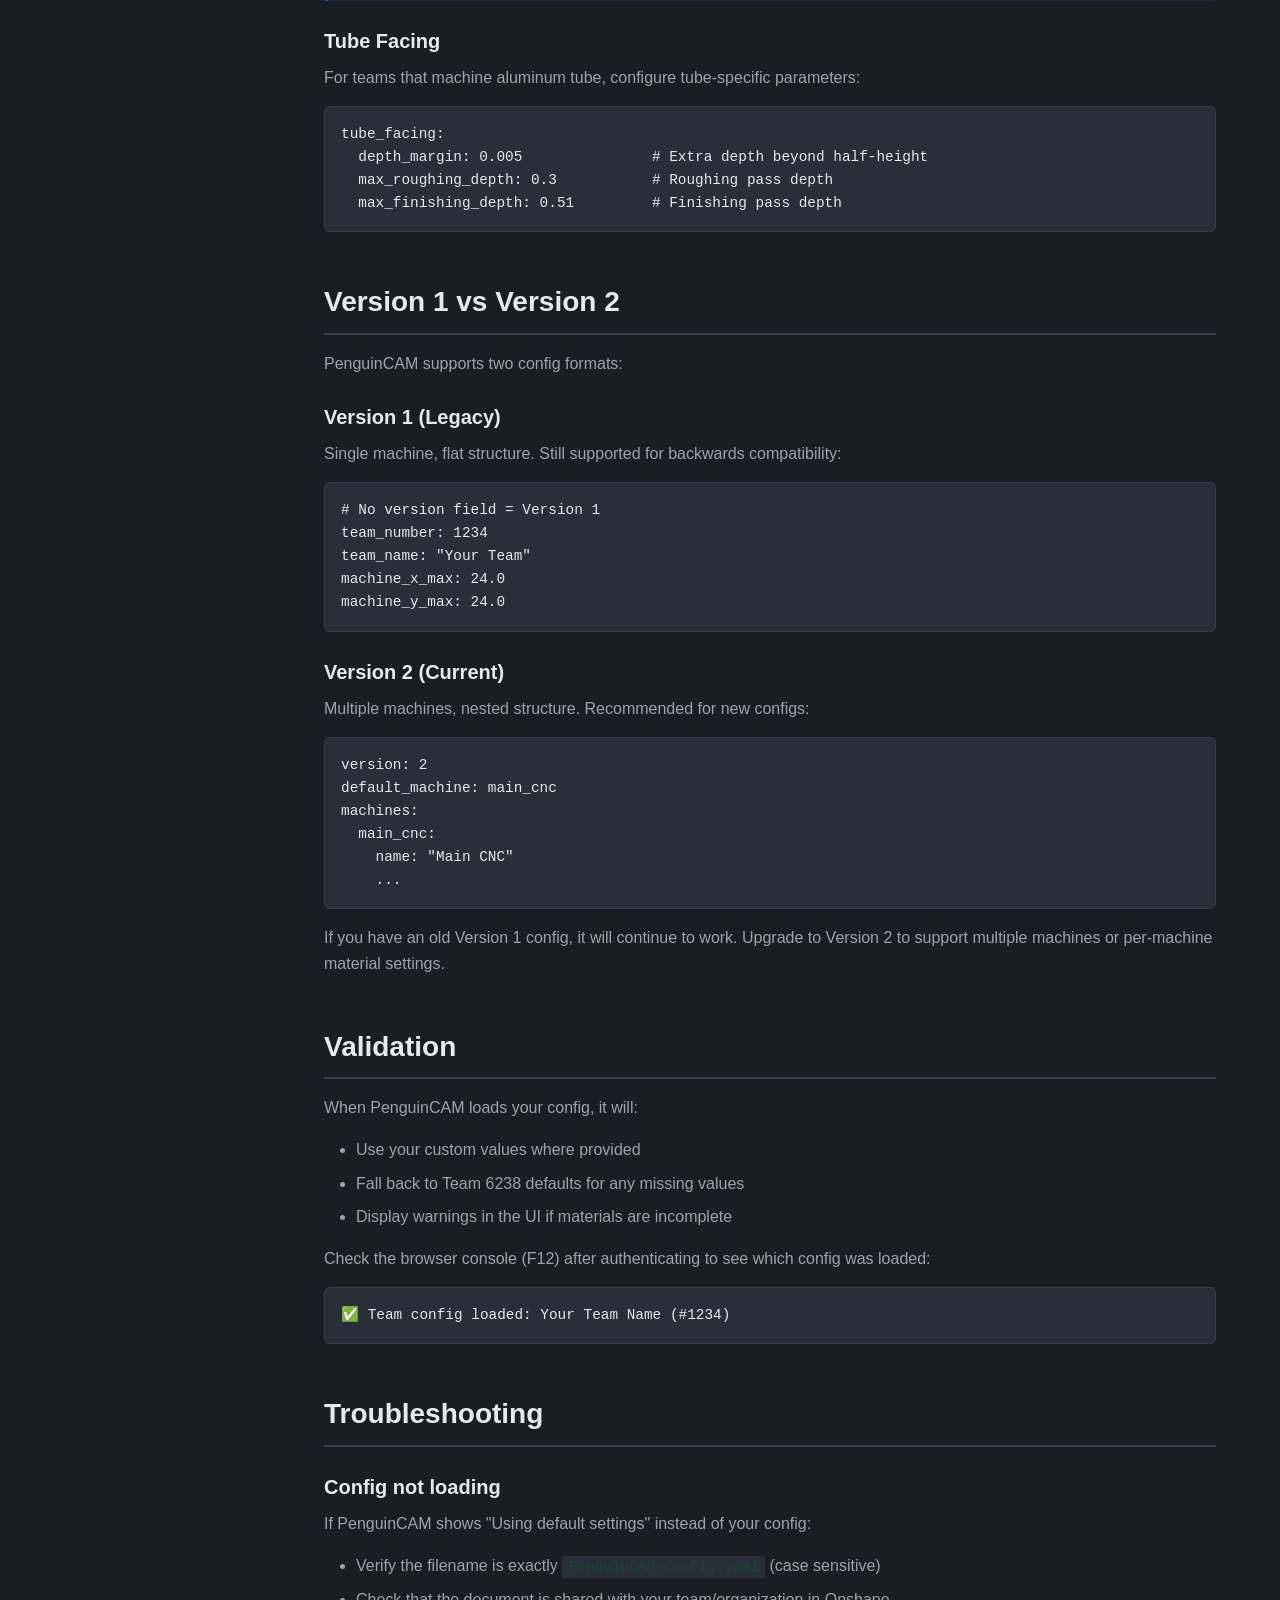
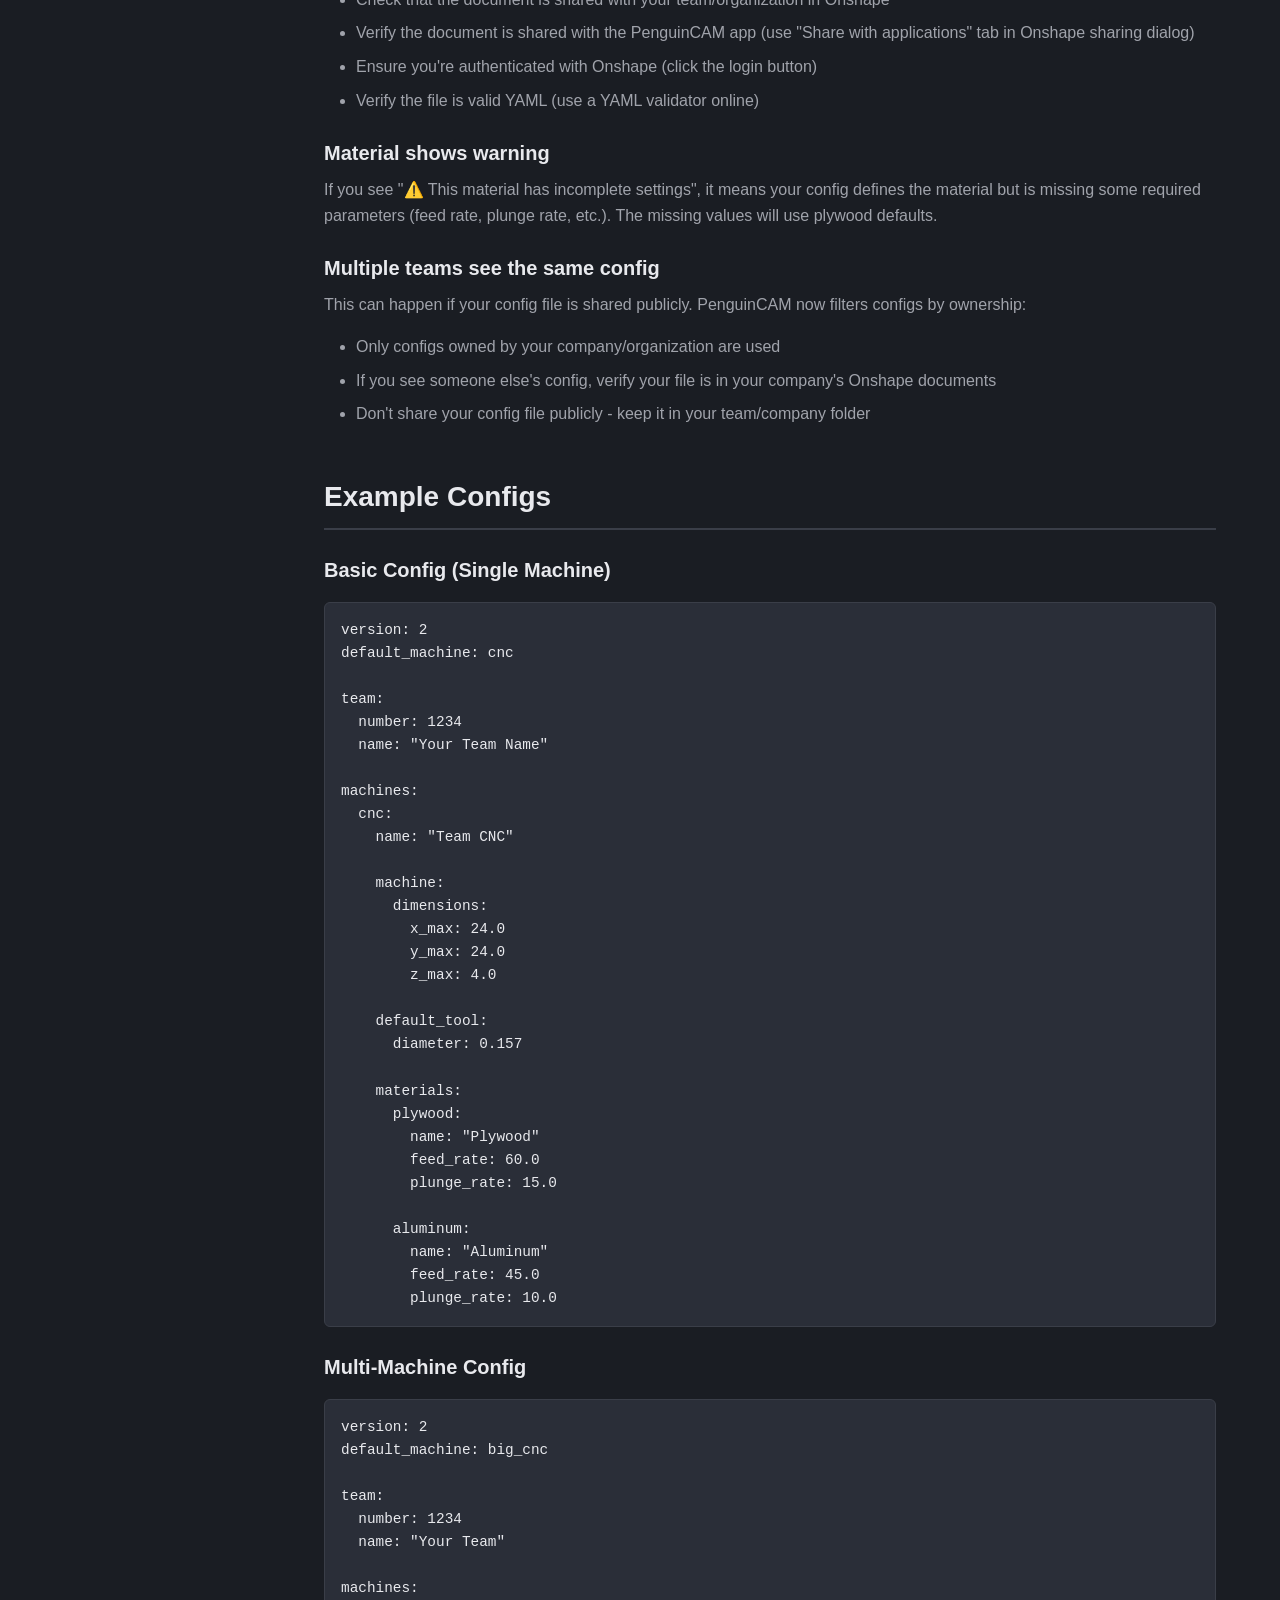
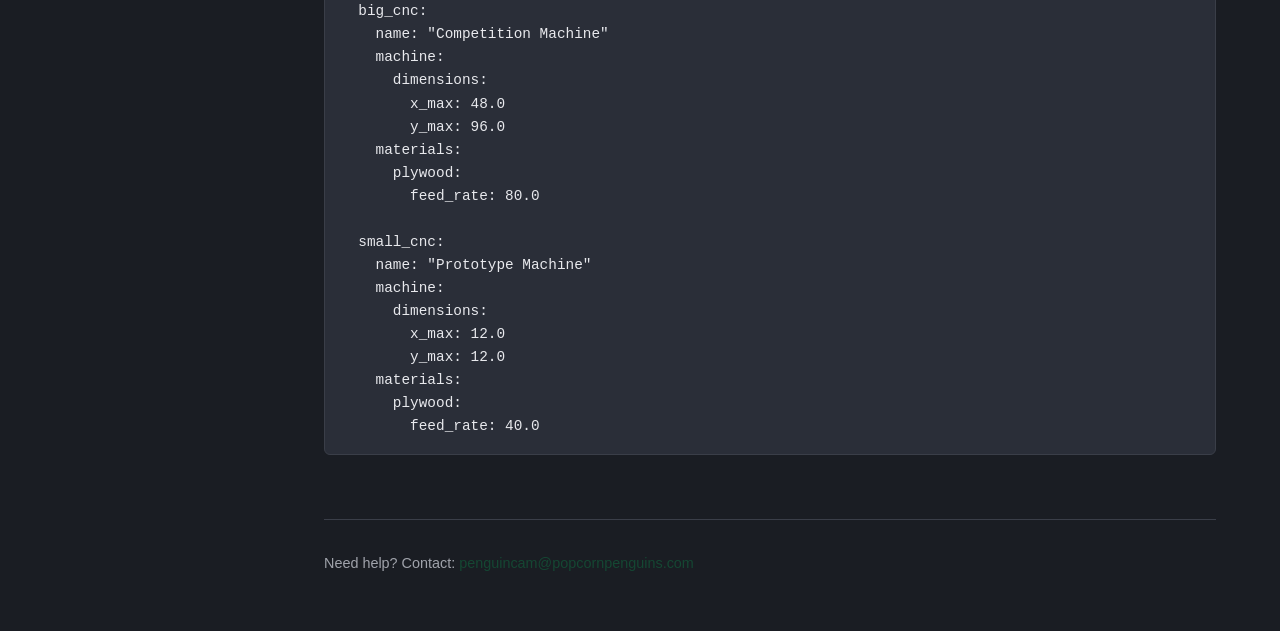
<file: web/static/docs/configuration.html>
<!DOCTYPE html>
<html lang="en">
<head>
    <meta charset="UTF-8">
    <meta name="viewport" content="width=device-width, initial-scale=1.0">
    <title>Configuration - PenguinCAM Documentation</title>
    <link rel="stylesheet" href="style.css">
</head>
<body>
    <nav class="sidebar">
        <div class="logo">
            <span class="accent">Penguin</span>CAM
        </div>
        <div class="nav-section">Documentation</div>
        <a href="index.html">Introduction</a>
        <a href="usage.html">How to Use</a>
        <a href="configuration.html" class="active">Configuration</a>
        <a href="roadmap.html">Roadmap</a>
        <div class="nav-divider"></div>
        <a href="/" class="nav-external">← Back to App</a>
    </nav>

    <main class="content">
        <h1>Team Configuration</h1>

        <p class="lead">
            Customize PenguinCAM for your team's specific CNC machines by uploading a
            <code>PenguinCAM-config.yaml</code> file to your Onshape documents.
        </p>

        <div class="info-box">
            <div class="info-icon">ℹ️</div>
            <div>
                <strong>Without a config file:</strong> PenguinCAM uses Team 6238's default settings
                (24"×24" machine, conservative feed rates). These work but may not be optimal for your machine.
            </div>
        </div>

        <h2>Quick Setup</h2>

        <div class="step-list">
            <div class="step">
                <div class="step-number">1</div>
                <div class="step-content">
                    <h3>Download Template</h3>
                    <p>
                        <a href="PenguinCAM-config-template.yaml" download>Download PenguinCAM-config-template.yaml</a>
                    </p>
                </div>
            </div>

            <div class="step">
                <div class="step-number">2</div>
                <div class="step-content">
                    <h3>Edit for Your Machine</h3>
                    <p>
                        Open in a text editor and customize machine dimensions, feed rates, and materials.
                        See detailed configuration options below.
                    </p>
                </div>
            </div>

            <div class="step">
                <div class="step-number">3</div>
                <div class="step-content">
                    <h3>Upload to Onshape</h3>
                    <p>
                        In Onshape, create a new document or use an existing one. Click the + icon and upload your
                        config file. Name it exactly <code>PenguinCAM-config.yaml</code> (case sensitive).
                    </p>
                </div>
            </div>

            <div class="step">
                <div class="step-number">4</div>
                <div class="step-content">
                    <h3>Share with Your Team and PenguinCAM</h3>
                    <p>
                        Share the Onshape document with:
                    </p>
                    <ul>
                        <li><strong>Your team members or company</strong> - so everyone can access the settings</li>
                        <li><strong>The PenguinCAM app</strong> - in the Onshape sharing dialog, use the "Share with applications" tab
                        and grant access to PenguinCAM</li>
                    </ul>
                    <p>
                        Everyone who authenticates with PenguinCAM from your organization will use your custom settings.
                    </p>
                </div>
            </div>
        </div>

        <h2>Configuration Structure</h2>

        <h3>Team Information</h3>
        <p>
            Identify your team. This appears in logs and helps us provide support:
        </p>
        <pre><code>team:
  number: 1234
  name: "Your Team Name"</code></pre>

        <h3>Machine Definitions</h3>
        <p>
            Define one or more CNC machines. If you have multiple machines (e.g., a smaller one for prototyping),
            you can configure each with different settings:
        </p>

        <pre><code>machines:
  main_cnc:
    name: "Omio X8-2200"

    machine:
      dimensions:
        x_max: 22.2    # Work envelope in inches
        y_max: 30.3
        z_max: 3.3</code></pre>

        <table>
            <thead>
                <tr>
                    <th>Setting</th>
                    <th>Description</th>
                    <th>Default</th>
                </tr>
            </thead>
            <tbody>
                <tr>
                    <td><code>x_max</code></td>
                    <td>Maximum X travel (inches)</td>
                    <td>48.0</td>
                </tr>
                <tr>
                    <td><code>y_max</code></td>
                    <td>Maximum Y travel (inches)</td>
                    <td>96.0</td>
                </tr>
                <tr>
                    <td><code>z_max</code></td>
                    <td>Maximum Z travel (inches)</td>
                    <td>3.3</td>
                </tr>
            </tbody>
        </table>

        <h3>Park Position (Machine Coordinates)</h3>
        <p>
            Configure where the machine parks at the end of programs for safe part access.
            These use G53 (machine coordinates), not work coordinates:
        </p>
        <pre><code>park_position:
  x: 0.5       # X position in machine coords
  y: 0.5       # Y position in machine coords
  z: -0.5      # Z safe clearance below home</code></pre>

        <div class="info-box">
            <div class="info-icon">⚠️</div>
            <div>
                <strong>Important for machines with soft limits:</strong> Some controllers (like standalone Omio with Digital Dream)
                have soft limits near the home position. If your machine trips soft limits when parking at Z=0,
                set <code>park_z</code> to a negative value (e.g., -0.125 for 3mm clearance from limit).
                Negative values move <em>below</em> the home position.
            </div>
        </div>

        <h3>Default Tool</h3>
        <p>
            Set the default tool diameter that appears when loading a new part:
        </p>
        <pre><code>default_tool:
  diameter: 0.157    # 4mm end mill</code></pre>

        <h3>Z-Axis Reference System</h3>
        <p>
            Configure how deep to cut and safe heights for tool changes:
        </p>
        <pre><code>z_reference:
  sacrifice_board_depth: 0.008    # Cut 0.008" into sacrifice board
  safe_height: 1.5                # Rapid height for tool changes
  clearance_height: 0.5           # Clearance above stock</code></pre>

        <h3>Material Presets</h3>
        <p>
            Define materials with appropriate feed rates and speeds for your machine's rigidity:
        </p>

        <pre><code>materials:
  plywood:
    name: "Plywood"
    feed_rate: 60.0              # Cutting feed rate (IPM)
    ramp_feed_rate: 40.0         # Feed rate for ramping into material
    plunge_rate: 15.0            # Plunge feed rate
    ramp_start_clearance: 0.05   # Clearance before ramping
    ramp_angle: 4.0              # Ramp angle (degrees)
    stepover_fraction: 0.25      # Stepover as fraction of tool diameter</code></pre>

        <table>
            <thead>
                <tr>
                    <th>Material</th>
                    <th>Typical Feed Rate</th>
                    <th>Notes</th>
                </tr>
            </thead>
            <tbody>
                <tr>
                    <td>Plywood</td>
                    <td>50-80 IPM</td>
                    <td>Fast cutting, watch for tear-out on edges</td>
                </tr>
                <tr>
                    <td>Aluminum</td>
                    <td>40-60 IPM</td>
                    <td>Use flood coolant if available</td>
                </tr>
                <tr>
                    <td>Polycarbonate</td>
                    <td>30-50 IPM</td>
                    <td>Slower speeds to avoid melting</td>
                </tr>
                <tr>
                    <td>HDPE</td>
                    <td>40-60 IPM</td>
                    <td>Sharp tools required to avoid smearing</td>
                </tr>
            </tbody>
        </table>

        <div class="warning-box info-box">
            <div class="info-icon">⚠️</div>
            <div>
                <strong>Important:</strong> Start with conservative feed rates and increase gradually.
                Pushing too hard can damage tools or your machine. Always run test cuts on scrap material first.
            </div>
        </div>

        <h3>Tab Settings</h3>
        <p>
            Configure how parts are secured during perimeter cutting. Two strategies are available:
        </p>
        <pre><code>tabs:
  enabled: true     # Use automatic tabs (they're removed at the end)
  width: 0.25       # Tab width (inches)
  height: 0.15      # How much material left in tab

fixturing:
  pause_before_perimeter: false  # If true, skip tabs and pause for manual fixturing</code></pre>
        <p>
            Choose one strategy:
        </p>
        <ul>
            <li><strong>Automatic tabs (<code>enabled: true</code>):</strong> Tabs are placed automatically and removed as the final step. No manual intervention needed.</li>
            <li><strong>Pause for fixturing (<code>pause_before_perimeter: true</code>):</strong> No tabs are placed. Program pauses (M0) before perimeter cut to allow fixturing through milled holes.</li>
        </ul>

        <h2>Multiple Machines</h2>

        <p>
            If your team has multiple CNCs, define each in the config:
        </p>

        <pre><code>version: 2
default_machine: main_cnc

machines:
  main_cnc:
    name: "Main CNC (Omio X8)"
    machine:
      dimensions:
        x_max: 22.2
        y_max: 30.3
    materials:
      plywood:
        feed_rate: 60.0

  prototype_cnc:
    name: "Prototype CNC (Smaller)"
    machine:
      dimensions:
        x_max: 12.0
        y_max: 12.0
    materials:
      plywood:
        feed_rate: 40.0    # Slower for less rigid machine</code></pre>

        <p>
            Users can select which machine to use from the UI dropdown (if more than one is configured).
        </p>

        <h2>Google Drive Integration</h2>

        <p>
            To enable automatic uploads to Google Drive, configure your Drive folder ID:
        </p>

        <pre><code>google_drive:
  enabled: true
  folder_id: "your-folder-id-here"
  folder_name: "CNC Programs"</code></pre>

        <p>
            To find your folder ID:
        </p>
        <ol>
            <li>Open Google Drive and navigate to the folder where you want programs saved</li>
            <li>Copy the folder ID from the URL:<br>
                <code>https://drive.google.com/drive/folders/<strong>ABC123xyz</strong></code>
            </li>
            <li>Paste the ID into your config file</li>
        </ol>

        <div class="info-box">
            <div class="info-icon">ℹ️</div>
            <div>
                <strong>Note:</strong> Drive integration requires your team to be in a Google Workspace organization.
                Personal Gmail accounts are not currently supported for Drive uploads.
            </div>
        </div>

        <h2>Advanced Settings</h2>

        <h3>Hole Detection</h3>
        <p>
            Control how PenguinCAM detects and machines holes:
        </p>
        <pre><code>holes:
  detection_tolerance: 0.0001         # Circularity tolerance
  min_millable_multiplier: 1.2        # Min hole = 1.2× tool diameter</code></pre>

        <h3>Pocket and Hole Contouring</h3>
        <p>
            For large through-cut features, PenguinCAM can contour the perimeter instead of fully clearing
            the interior. This saves significant machining time, with the trade-off that the center material
            must be removed manually afterward (it's held in place by tabs).
        </p>
        <pre><code>pockets:
  contour_threshold: 510    # Area threshold for contouring</code></pre>
        <p>
            The threshold determines when a feature is large enough to benefit from contouring. The formula is:
        </p>
        <pre><code>threshold_area = contour_threshold × tool_diameter² × stepover_percentage</code></pre>
        <p>
            This means tighter stepover (aluminum) has a lower threshold and will contour smaller features, since
            those features take many more passes to clear. With the default threshold of 510:
        </p>
        <ul>
            <li><strong>Aluminum (25% stepover):</strong> Contours features larger than ~2.0" diameter</li>
            <li><strong>Plywood (65% stepover):</strong> Contours features larger than ~3.2" diameter</li>
            <li><strong>Polycarbonate (55% stepover):</strong> Contours features larger than ~3.0" diameter</li>
        </ul>
        <div class="info-box">
            <div class="info-icon">ℹ️</div>
            <div>
                <strong>Important:</strong> Contouring only applies to through-cuts (features that go all the way
                through the material to Z=0). Partial-depth features are always fully cleared since they need
                flat bottoms for functionality. Set <code>contour_threshold: 0</code> to disable contouring entirely.
            </div>
        </div>

        <h3>Tube Facing</h3>
        <p>
            For teams that machine aluminum tube, configure tube-specific parameters:
        </p>
        <pre><code>tube_facing:
  depth_margin: 0.005               # Extra depth beyond half-height
  max_roughing_depth: 0.3           # Roughing pass depth
  max_finishing_depth: 0.51         # Finishing pass depth</code></pre>

        <h2>Version 1 vs Version 2</h2>

        <p>
            PenguinCAM supports two config formats:
        </p>

        <h3>Version 1 (Legacy)</h3>
        <p>
            Single machine, flat structure. Still supported for backwards compatibility:
        </p>
        <pre><code># No version field = Version 1
team_number: 1234
team_name: "Your Team"
machine_x_max: 24.0
machine_y_max: 24.0</code></pre>

        <h3>Version 2 (Current)</h3>
        <p>
            Multiple machines, nested structure. Recommended for new configs:
        </p>
        <pre><code>version: 2
default_machine: main_cnc
machines:
  main_cnc:
    name: "Main CNC"
    ...</code></pre>

        <p>
            If you have an old Version 1 config, it will continue to work. Upgrade to Version 2 to support
            multiple machines or per-machine material settings.
        </p>

        <h2>Validation</h2>

        <p>
            When PenguinCAM loads your config, it will:
        </p>
        <ul>
            <li>Use your custom values where provided</li>
            <li>Fall back to Team 6238 defaults for any missing values</li>
            <li>Display warnings in the UI if materials are incomplete</li>
        </ul>

        <p>
            Check the browser console (F12) after authenticating to see which config was loaded:
        </p>
        <pre><code>✅ Team config loaded: Your Team Name (#1234)</code></pre>

        <h2>Troubleshooting</h2>

        <h3>Config not loading</h3>
        <p>
            If PenguinCAM shows "Using default settings" instead of your config:
        </p>
        <ul>
            <li>Verify the filename is exactly <code>PenguinCAM-config.yaml</code> (case sensitive)</li>
            <li>Check that the document is shared with your team/organization in Onshape</li>
            <li>Verify the document is shared with the PenguinCAM app (use "Share with applications" tab in Onshape sharing dialog)</li>
            <li>Ensure you're authenticated with Onshape (click the login button)</li>
            <li>Verify the file is valid YAML (use a YAML validator online)</li>
        </ul>

        <h3>Material shows warning</h3>
        <p>
            If you see "⚠️ This material has incomplete settings", it means your config defines the material
            but is missing some required parameters (feed rate, plunge rate, etc.). The missing values will
            use plywood defaults.
        </p>

        <h3>Multiple teams see the same config</h3>
        <p>
            This can happen if your config file is shared publicly. PenguinCAM now filters configs by ownership:
        </p>
        <ul>
            <li>Only configs owned by your company/organization are used</li>
            <li>If you see someone else's config, verify your file is in your company's Onshape documents</li>
            <li>Don't share your config file publicly - keep it in your team/company folder</li>
        </ul>

        <h2>Example Configs</h2>

        <h3>Basic Config (Single Machine)</h3>
        <pre><code>version: 2
default_machine: cnc

team:
  number: 1234
  name: "Your Team Name"

machines:
  cnc:
    name: "Team CNC"

    machine:
      dimensions:
        x_max: 24.0
        y_max: 24.0
        z_max: 4.0

    default_tool:
      diameter: 0.157

    materials:
      plywood:
        name: "Plywood"
        feed_rate: 60.0
        plunge_rate: 15.0

      aluminum:
        name: "Aluminum"
        feed_rate: 45.0
        plunge_rate: 10.0</code></pre>

        <h3>Multi-Machine Config</h3>
        <pre><code>version: 2
default_machine: big_cnc

team:
  number: 1234
  name: "Your Team"

machines:
  big_cnc:
    name: "Competition Machine"
    machine:
      dimensions:
        x_max: 48.0
        y_max: 96.0
    materials:
      plywood:
        feed_rate: 80.0

  small_cnc:
    name: "Prototype Machine"
    machine:
      dimensions:
        x_max: 12.0
        y_max: 12.0
    materials:
      plywood:
        feed_rate: 40.0</code></pre>

        <footer>
            <p>Need help? Contact: <a href="mailto:penguincam@popcornpenguins.com">penguincam@popcornpenguins.com</a></p>
        </footer>
    </main>
</body>
</html>
</file>
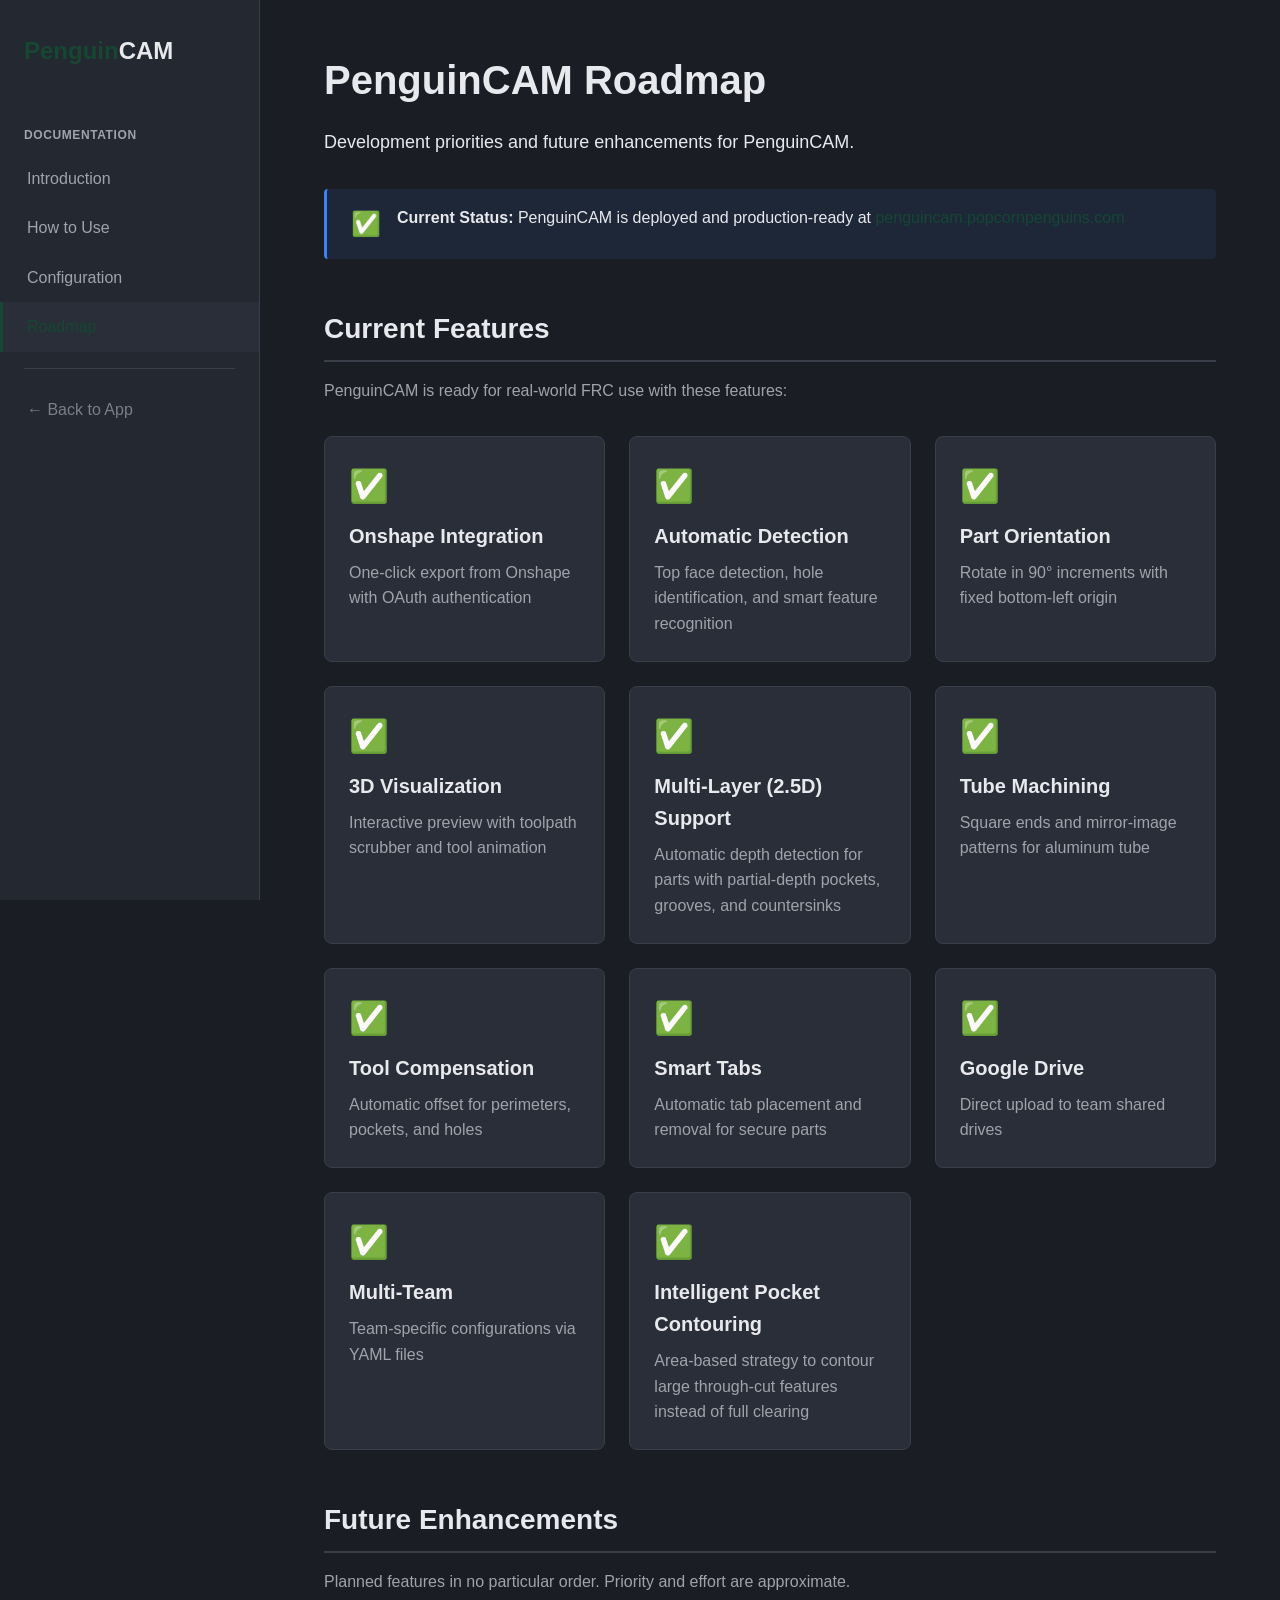
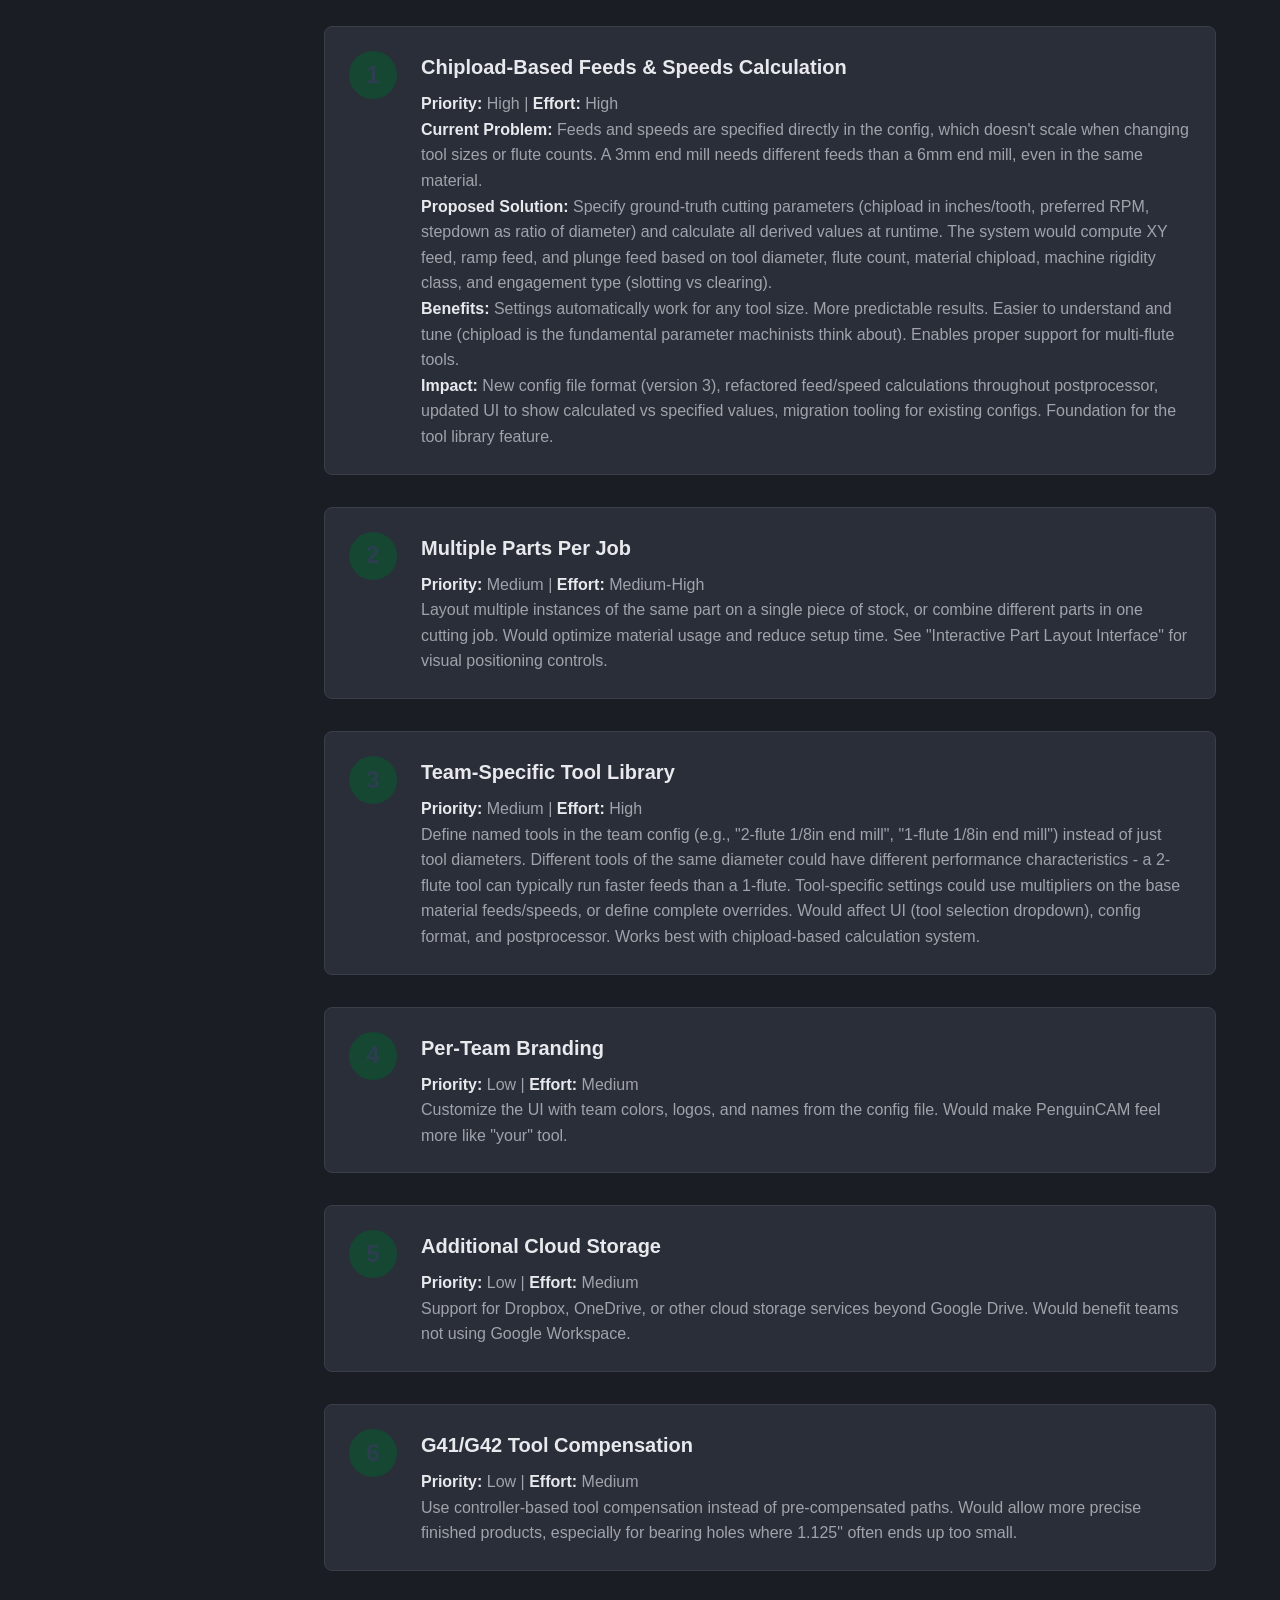
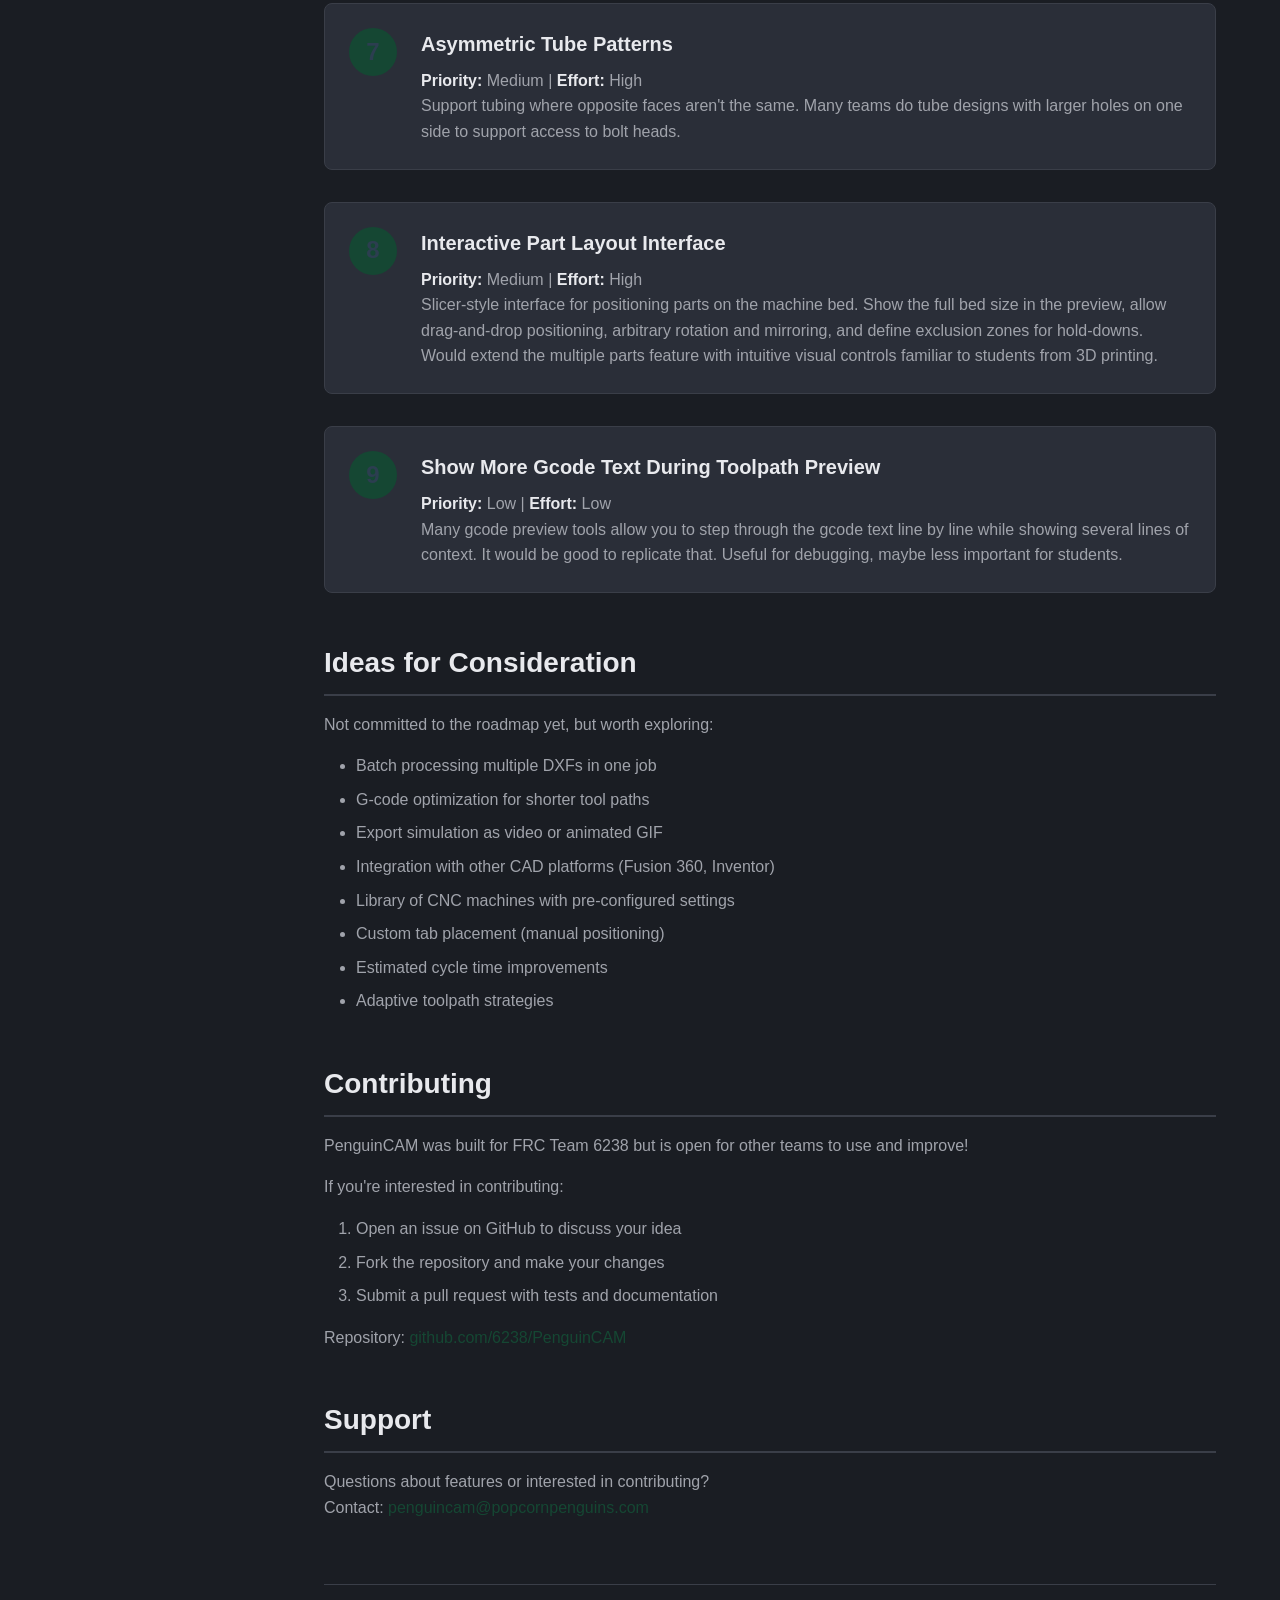
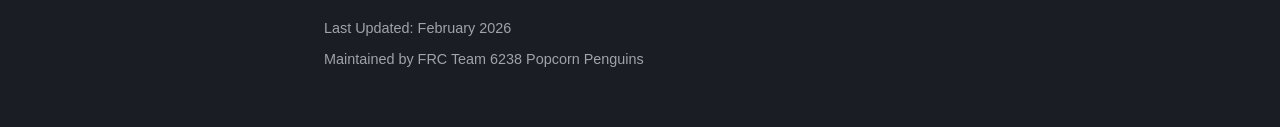
<file: web/static/docs/roadmap.html>
<!DOCTYPE html>
<html lang="en">
<head>
    <meta charset="UTF-8">
    <meta name="viewport" content="width=device-width, initial-scale=1.0">
    <title>Roadmap - PenguinCAM Documentation</title>
    <link rel="stylesheet" href="style.css">
</head>
<body>
    <nav class="sidebar">
        <div class="logo">
            <span class="accent">Penguin</span>CAM
        </div>
        <div class="nav-section">Documentation</div>
        <a href="index.html">Introduction</a>
        <a href="usage.html">How to Use</a>
        <a href="configuration.html">Configuration</a>
        <a href="roadmap.html" class="active">Roadmap</a>
        <div class="nav-divider"></div>
        <a href="/" class="nav-external">← Back to App</a>
    </nav>

    <main class="content">
        <h1>PenguinCAM Roadmap</h1>

        <p class="lead">
            Development priorities and future enhancements for PenguinCAM.
        </p>

        <div class="info-box">
            <div class="info-icon">✅</div>
            <div>
                <strong>Current Status:</strong> PenguinCAM is deployed and production-ready at
                <a href="https://penguincam.popcornpenguins.com">penguincam.popcornpenguins.com</a>
            </div>
        </div>

        <h2>Current Features</h2>

        <p>
            PenguinCAM is ready for real-world FRC use with these features:
        </p>

        <div class="feature-grid">
            <div class="feature-card">
                <div class="feature-icon">✅</div>
                <h3>Onshape Integration</h3>
                <p>One-click export from Onshape with OAuth authentication</p>
            </div>

            <div class="feature-card">
                <div class="feature-icon">✅</div>
                <h3>Automatic Detection</h3>
                <p>Top face detection, hole identification, and smart feature recognition</p>
            </div>

            <div class="feature-card">
                <div class="feature-icon">✅</div>
                <h3>Part Orientation</h3>
                <p>Rotate in 90° increments with fixed bottom-left origin</p>
            </div>

            <div class="feature-card">
                <div class="feature-icon">✅</div>
                <h3>3D Visualization</h3>
                <p>Interactive preview with toolpath scrubber and tool animation</p>
            </div>

            <div class="feature-card">
                <div class="feature-icon">✅</div>
                <h3>Multi-Layer (2.5D) Support</h3>
                <p>Automatic depth detection for parts with partial-depth pockets, grooves, and countersinks</p>
            </div>

            <div class="feature-card">
                <div class="feature-icon">✅</div>
                <h3>Tube Machining</h3>
                <p>Square ends and mirror-image patterns for aluminum tube</p>
            </div>

            <div class="feature-card">
                <div class="feature-icon">✅</div>
                <h3>Tool Compensation</h3>
                <p>Automatic offset for perimeters, pockets, and holes</p>
            </div>

            <div class="feature-card">
                <div class="feature-icon">✅</div>
                <h3>Smart Tabs</h3>
                <p>Automatic tab placement and removal for secure parts</p>
            </div>

            <div class="feature-card">
                <div class="feature-icon">✅</div>
                <h3>Google Drive</h3>
                <p>Direct upload to team shared drives</p>
            </div>

            <div class="feature-card">
                <div class="feature-icon">✅</div>
                <h3>Multi-Team</h3>
                <p>Team-specific configurations via YAML files</p>
            </div>

            <div class="feature-card">
                <div class="feature-icon">✅</div>
                <h3>Intelligent Pocket Contouring</h3>
                <p>Area-based strategy to contour large through-cut features instead of full clearing</p>
            </div>
        </div>

        <h2>Future Enhancements</h2>

        <p>
            Planned features in no particular order. Priority and effort are approximate.
        </p>

        <div class="step-list">
            <div class="step">
                <div class="step-number">1</div>
                <div class="step-content">
                    <h3>Chipload-Based Feeds & Speeds Calculation</h3>
                    <p><strong>Priority:</strong> High | <strong>Effort:</strong> High</p>
                    <p>
                        <strong>Current Problem:</strong> Feeds and speeds are specified directly in the config,
                        which doesn't scale when changing tool sizes or flute counts. A 3mm end mill needs different
                        feeds than a 6mm end mill, even in the same material.
                    </p>
                    <p>
                        <strong>Proposed Solution:</strong> Specify ground-truth cutting parameters (chipload in inches/tooth,
                        preferred RPM, stepdown as ratio of diameter) and calculate all derived values at runtime.
                        The system would compute XY feed, ramp feed, and plunge feed based on tool diameter, flute count,
                        material chipload, machine rigidity class, and engagement type (slotting vs clearing).
                    </p>
                    <p>
                        <strong>Benefits:</strong> Settings automatically work for any tool size. More predictable results.
                        Easier to understand and tune (chipload is the fundamental parameter machinists think about).
                        Enables proper support for multi-flute tools.
                    </p>
                    <p>
                        <strong>Impact:</strong> New config file format (version 3), refactored feed/speed calculations
                        throughout postprocessor, updated UI to show calculated vs specified values, migration tooling for
                        existing configs. Foundation for the tool library feature.
                    </p>
                </div>
            </div>

            <div class="step">
                <div class="step-number">2</div>
                <div class="step-content">
                    <h3>Multiple Parts Per Job</h3>
                    <p><strong>Priority:</strong> Medium | <strong>Effort:</strong> Medium-High</p>
                    <p>
                        Layout multiple instances of the same part on a single piece of stock, or
                        combine different parts in one cutting job. Would optimize material usage
                        and reduce setup time. See "Interactive Part Layout Interface" for visual
                        positioning controls.
                    </p>
                </div>
            </div>

            <div class="step">
                <div class="step-number">3</div>
                <div class="step-content">
                    <h3>Team-Specific Tool Library</h3>
                    <p><strong>Priority:</strong> Medium | <strong>Effort:</strong> High</p>
                    <p>
                        Define named tools in the team config (e.g., "2-flute 1/8in end mill", "1-flute 1/8in end mill")
                        instead of just tool diameters. Different tools of the same diameter could have different
                        performance characteristics - a 2-flute tool can typically run faster feeds than a 1-flute.
                        Tool-specific settings could use multipliers on the base material feeds/speeds, or define
                        complete overrides. Would affect UI (tool selection dropdown), config format, and postprocessor.
                        Works best with chipload-based calculation system.
                    </p>
                </div>
            </div>

            <div class="step">
                <div class="step-number">4</div>
                <div class="step-content">
                    <h3>Per-Team Branding</h3>
                    <p><strong>Priority:</strong> Low | <strong>Effort:</strong> Medium</p>
                    <p>
                        Customize the UI with team colors, logos, and names from the config file.
                        Would make PenguinCAM feel more like "your" tool.
                    </p>
                </div>
            </div>

            <div class="step">
                <div class="step-number">5</div>
                <div class="step-content">
                    <h3>Additional Cloud Storage</h3>
                    <p><strong>Priority:</strong> Low | <strong>Effort:</strong> Medium</p>
                    <p>
                        Support for Dropbox, OneDrive, or other cloud storage services beyond Google Drive.
                        Would benefit teams not using Google Workspace.
                    </p>
                </div>
            </div>

            <div class="step">
                <div class="step-number">6</div>
                <div class="step-content">
                    <h3>G41/G42 Tool Compensation</h3>
                    <p><strong>Priority:</strong> Low | <strong>Effort:</strong> Medium</p>
                    <p>
                        Use controller-based tool compensation instead of pre-compensated paths.
                        Would allow more precise finished products, especially for bearing holes
                        where 1.125" often ends up too small.
                    </p>
                </div>
            </div>

            <div class="step">
                <div class="step-number">7</div>
                <div class="step-content">
                    <h3>Asymmetric Tube Patterns</h3>
                    <p><strong>Priority:</strong> Medium | <strong>Effort:</strong> High</p>
                    <p>
                        Support tubing where opposite faces aren't the same. Many teams do tube designs
                        with larger holes on one side to support access to bolt heads.
                    </p>
                </div>
            </div>

            <div class="step">
                <div class="step-number">8</div>
                <div class="step-content">
                    <h3>Interactive Part Layout Interface</h3>
                    <p><strong>Priority:</strong> Medium | <strong>Effort:</strong> High</p>
                    <p>
                        Slicer-style interface for positioning parts on the machine bed. Show the full bed size
                        in the preview, allow drag-and-drop positioning, arbitrary rotation and mirroring, and
                        define exclusion zones for hold-downs. Would extend the multiple parts
                        feature with intuitive visual controls familiar to students from 3D printing.
                    </p>
                </div>
            </div>

            <div class="step">
                <div class="step-number">9</div>
                <div class="step-content">
                    <h3>Show More Gcode Text During Toolpath Preview</h3>
                    <p><strong>Priority:</strong> Low | <strong>Effort:</strong> Low</p>
                    <p>
                        Many gcode preview tools allow you to step through the gcode text line by line while
                        showing several lines of context. It would be good to replicate that. Useful for
                        debugging, maybe less important for students.
                    </p>
                </div>
            </div>
        </div>

        <h2>Ideas for Consideration</h2>

        <p>
            Not committed to the roadmap yet, but worth exploring:
        </p>

        <ul>
            <li>Batch processing multiple DXFs in one job</li>
            <li>G-code optimization for shorter tool paths</li>
            <li>Export simulation as video or animated GIF</li>
            <li>Integration with other CAD platforms (Fusion 360, Inventor)</li>
            <li>Library of CNC machines with pre-configured settings</li>
            <li>Custom tab placement (manual positioning)</li>
            <li>Estimated cycle time improvements</li>
            <li>Adaptive toolpath strategies</li>
        </ul>

        <h2>Contributing</h2>

        <p>
            PenguinCAM was built for FRC Team 6238 but is open for other teams to use and improve!
        </p>

        <p>
            If you're interested in contributing:
        </p>

        <ol>
            <li>Open an issue on GitHub to discuss your idea</li>
            <li>Fork the repository and make your changes</li>
            <li>Submit a pull request with tests and documentation</li>
        </ol>

        <p>
            Repository: <a href="https://github.com/6238/PenguinCAM" target="_blank">github.com/6238/PenguinCAM</a>
        </p>

        <h2>Support</h2>

        <p>
            Questions about features or interested in contributing?<br>
            Contact: <a href="mailto:penguincam@popcornpenguins.com">penguincam@popcornpenguins.com</a>
        </p>

        <footer>
            <p>Last Updated: February 2026</p>
            <p>Maintained by FRC Team 6238 Popcorn Penguins</p>
        </footer>
    </main>
</body>
</html>
</file>
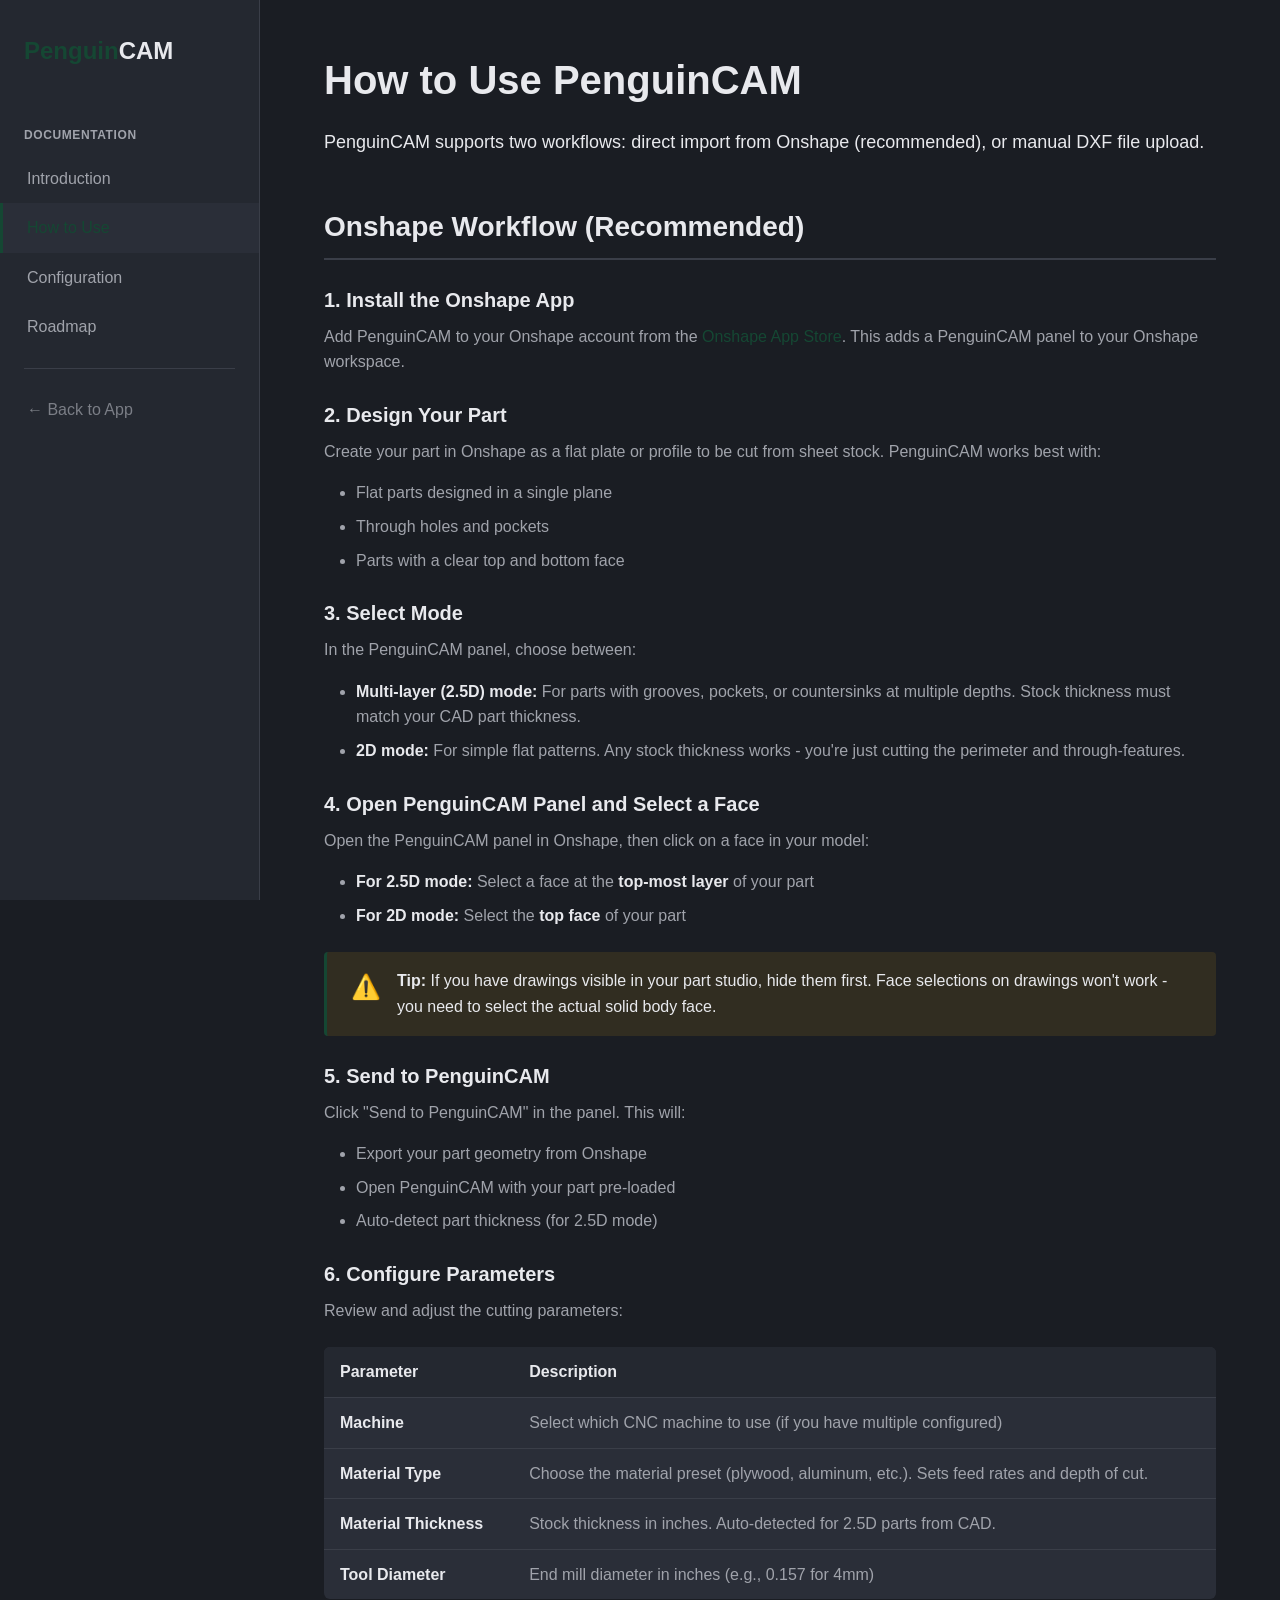
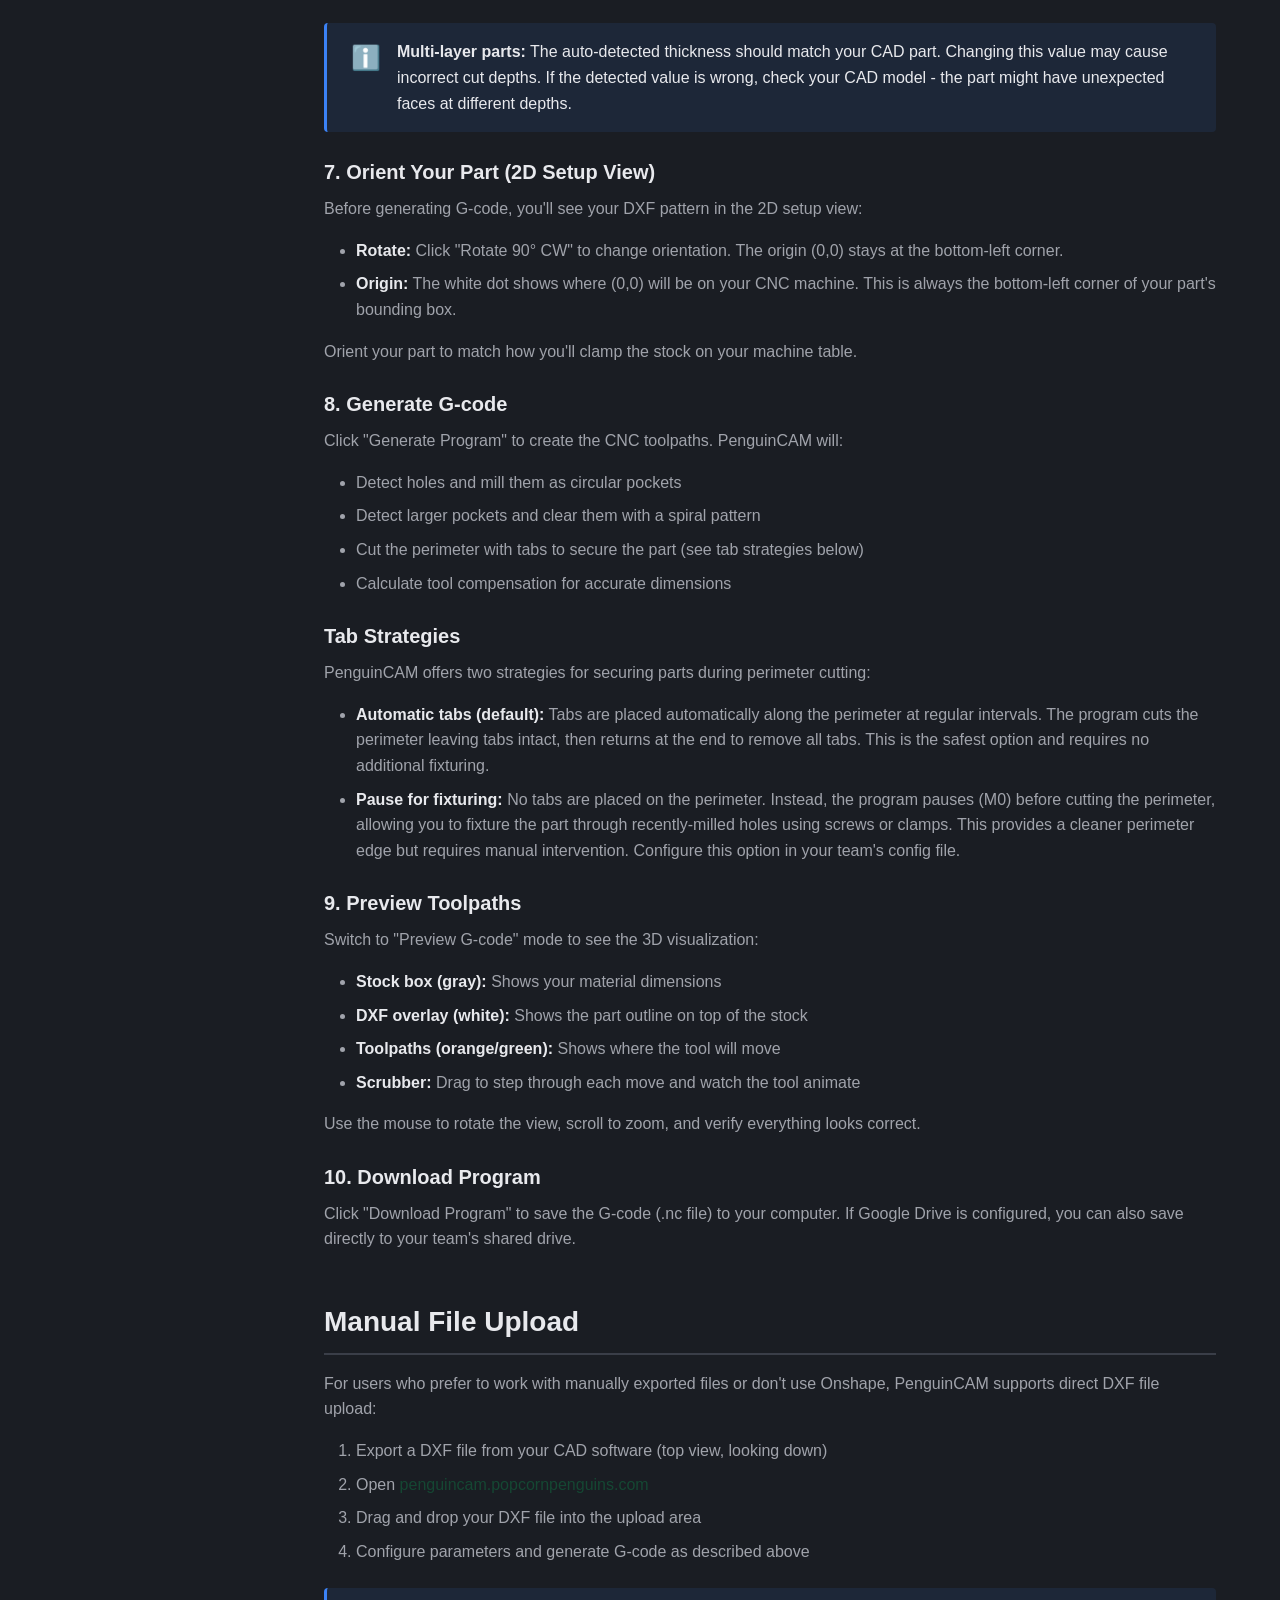
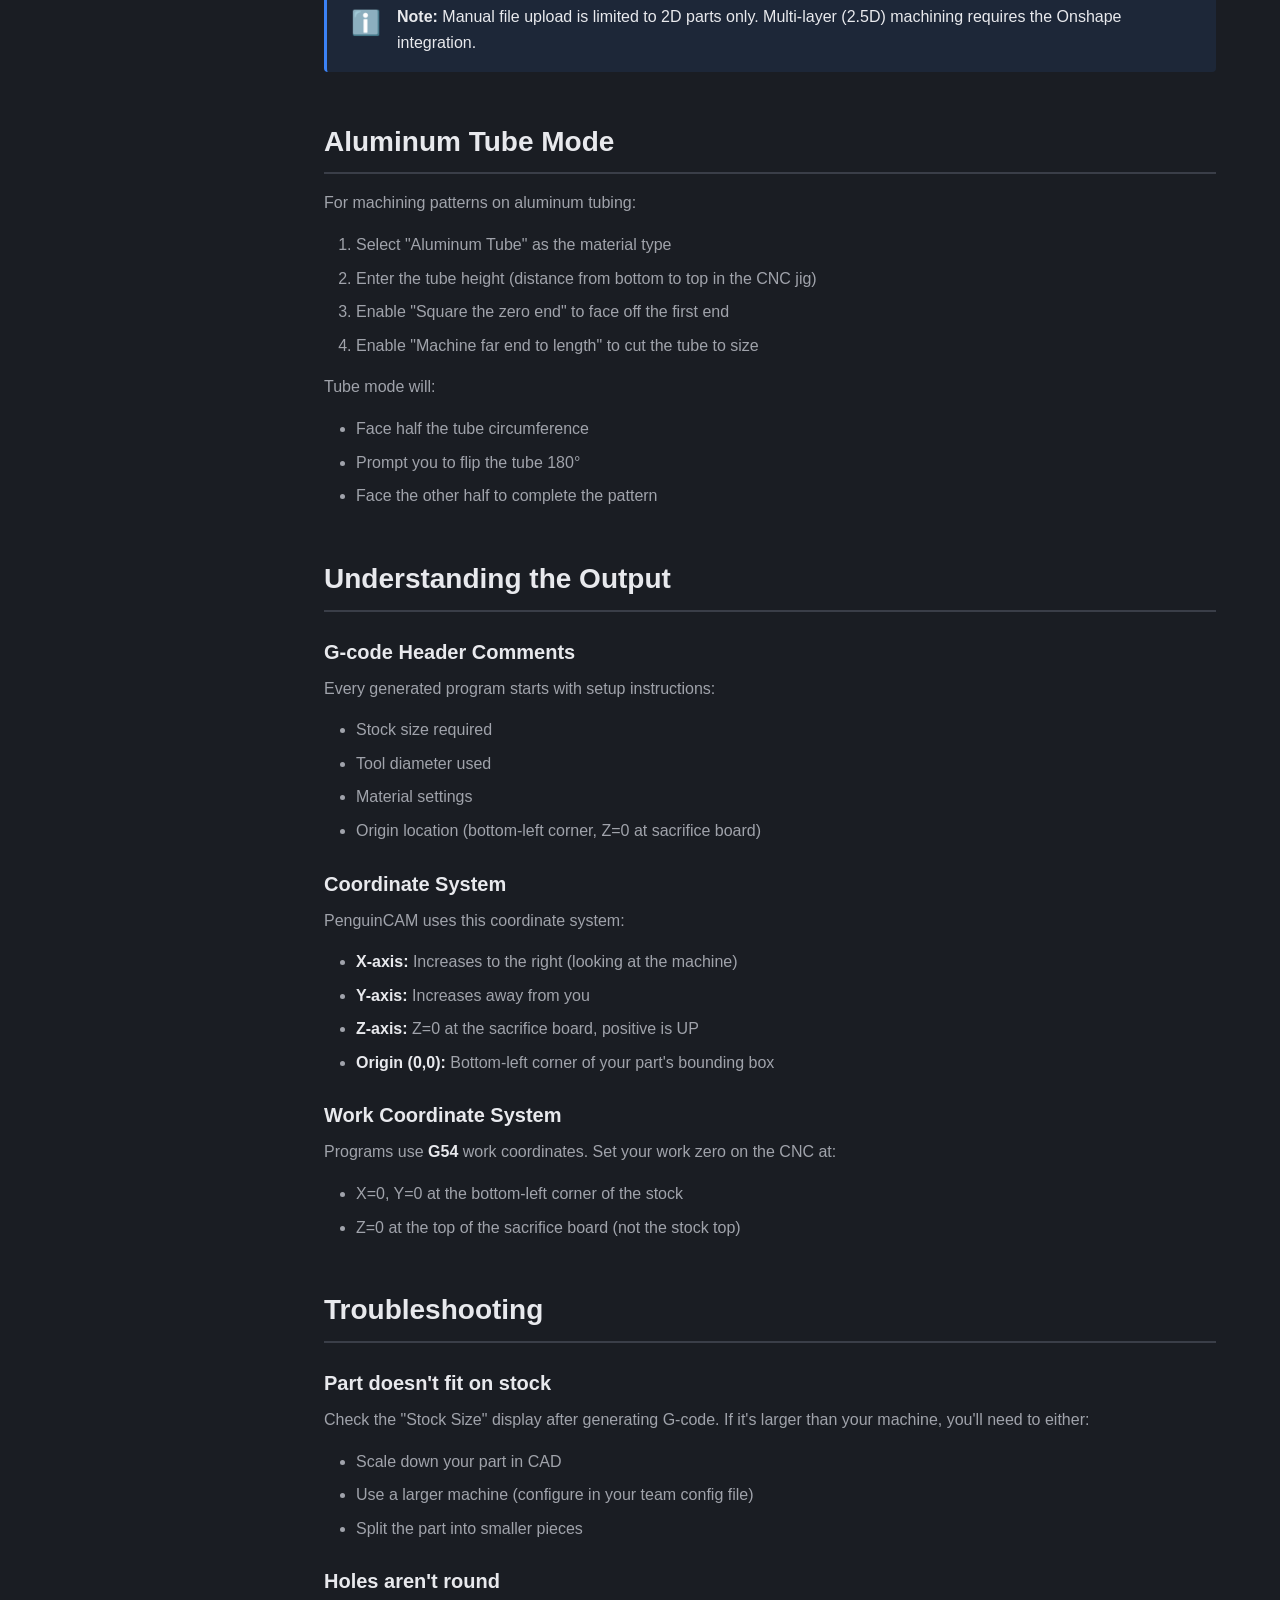
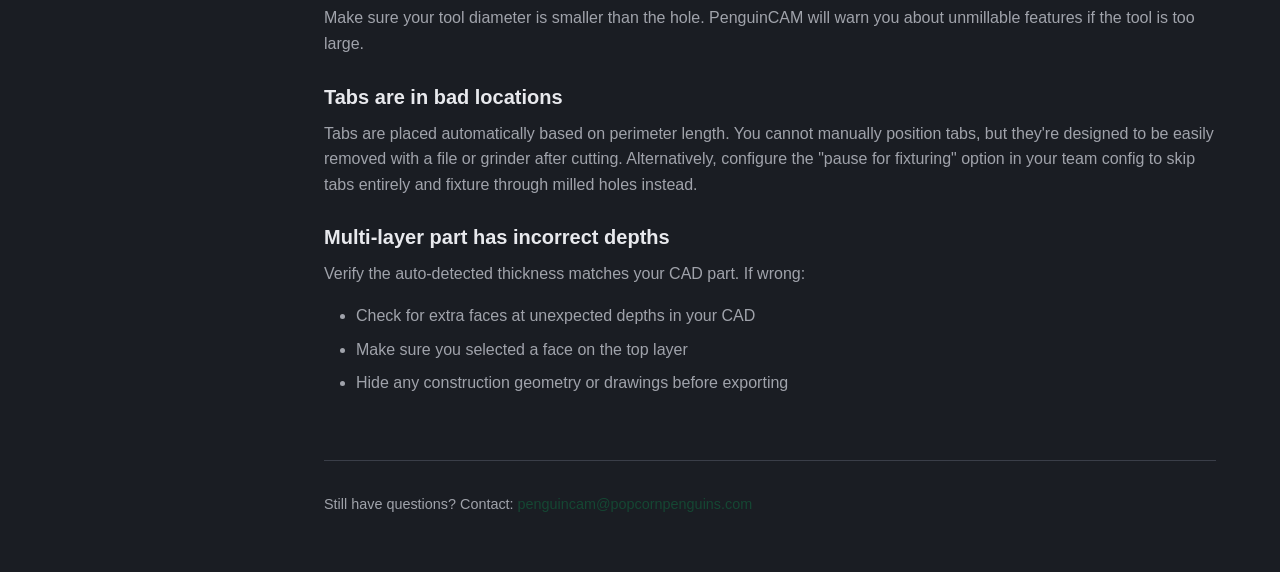
<file: web/static/docs/usage.html>
<!DOCTYPE html>
<html lang="en">
<head>
    <meta charset="UTF-8">
    <meta name="viewport" content="width=device-width, initial-scale=1.0">
    <title>How to Use - PenguinCAM Documentation</title>
    <link rel="stylesheet" href="style.css">
</head>
<body>
    <nav class="sidebar">
        <div class="logo">
            <span class="accent">Penguin</span>CAM
        </div>
        <div class="nav-section">Documentation</div>
        <a href="index.html">Introduction</a>
        <a href="usage.html" class="active">How to Use</a>
        <a href="configuration.html">Configuration</a>
        <a href="roadmap.html">Roadmap</a>
        <div class="nav-divider"></div>
        <a href="/" class="nav-external">← Back to App</a>
    </nav>

    <main class="content">
        <h1>How to Use PenguinCAM</h1>

        <p class="lead">
            PenguinCAM supports two workflows: direct import from Onshape (recommended), or manual DXF file upload.
        </p>

        <h2>Onshape Workflow (Recommended)</h2>

        <h3>1. Install the Onshape App</h3>
        <p>
            Add PenguinCAM to your Onshape account from the
            <a href="https://cad.onshape.com/appstore/apps/CAM/6939eaf505d3df4aeac54600" target="_blank">Onshape App Store</a>.
            This adds a PenguinCAM panel to your Onshape workspace.
        </p>

        <h3>2. Design Your Part</h3>
        <p>
            Create your part in Onshape as a flat plate or profile to be cut from sheet stock.
            PenguinCAM works best with:
        </p>
        <ul>
            <li>Flat parts designed in a single plane</li>
            <li>Through holes and pockets</li>
            <li>Parts with a clear top and bottom face</li>
        </ul>

        <h3>3. Select Mode</h3>
        <p>
            In the PenguinCAM panel, choose between:
        </p>
        <ul>
            <li><strong>Multi-layer (2.5D) mode:</strong> For parts with grooves, pockets, or countersinks at multiple depths. Stock thickness must match your CAD part thickness.</li>
            <li><strong>2D mode:</strong> For simple flat patterns. Any stock thickness works - you're just cutting the perimeter and through-features.</li>
        </ul>

        <h3>4. Open PenguinCAM Panel and Select a Face</h3>
        <p>
            Open the PenguinCAM panel in Onshape, then click on a face in your model:
        </p>
        <ul>
            <li><strong>For 2.5D mode:</strong> Select a face at the <strong>top-most layer</strong> of your part</li>
            <li><strong>For 2D mode:</strong> Select the <strong>top face</strong> of your part</li>
        </ul>

        <div class="warning-box info-box">
            <div class="info-icon">⚠️</div>
            <div>
                <strong>Tip:</strong> If you have drawings visible in your part studio, hide them first.
                Face selections on drawings won't work - you need to select the actual solid body face.
            </div>
        </div>

        <h3>5. Send to PenguinCAM</h3>
        <p>
            Click "Send to PenguinCAM" in the panel. This will:
        </p>
        <ul>
            <li>Export your part geometry from Onshape</li>
            <li>Open PenguinCAM with your part pre-loaded</li>
            <li>Auto-detect part thickness (for 2.5D mode)</li>
        </ul>

        <h3>6. Configure Parameters</h3>
        <p>
            Review and adjust the cutting parameters:
        </p>

        <table>
            <thead>
                <tr>
                    <th>Parameter</th>
                    <th>Description</th>
                </tr>
            </thead>
            <tbody>
                <tr>
                    <td><strong>Machine</strong></td>
                    <td>Select which CNC machine to use (if you have multiple configured)</td>
                </tr>
                <tr>
                    <td><strong>Material Type</strong></td>
                    <td>Choose the material preset (plywood, aluminum, etc.). Sets feed rates and depth of cut.</td>
                </tr>
                <tr>
                    <td><strong>Material Thickness</strong></td>
                    <td>Stock thickness in inches. Auto-detected for 2.5D parts from CAD.</td>
                </tr>
                <tr>
                    <td><strong>Tool Diameter</strong></td>
                    <td>End mill diameter in inches (e.g., 0.157 for 4mm)</td>
                </tr>
            </tbody>
        </table>

        <div class="info-box">
            <div class="info-icon">ℹ️</div>
            <div>
                <strong>Multi-layer parts:</strong> The auto-detected thickness should match your CAD part.
                Changing this value may cause incorrect cut depths. If the detected value is wrong,
                check your CAD model - the part might have unexpected faces at different depths.
            </div>
        </div>

        <h3>7. Orient Your Part (2D Setup View)</h3>
        <p>
            Before generating G-code, you'll see your DXF pattern in the 2D setup view:
        </p>
        <ul>
            <li><strong>Rotate:</strong> Click "Rotate 90° CW" to change orientation. The origin (0,0) stays at the bottom-left corner.</li>
            <li><strong>Origin:</strong> The white dot shows where (0,0) will be on your CNC machine. This is always the bottom-left corner of your part's bounding box.</li>
        </ul>

        <p>
            Orient your part to match how you'll clamp the stock on your machine table.
        </p>

        <h3>8. Generate G-code</h3>
        <p>
            Click "Generate Program" to create the CNC toolpaths. PenguinCAM will:
        </p>
        <ul>
            <li>Detect holes and mill them as circular pockets</li>
            <li>Detect larger pockets and clear them with a spiral pattern</li>
            <li>Cut the perimeter with tabs to secure the part (see tab strategies below)</li>
            <li>Calculate tool compensation for accurate dimensions</li>
        </ul>

        <h3>Tab Strategies</h3>
        <p>
            PenguinCAM offers two strategies for securing parts during perimeter cutting:
        </p>
        <ul>
            <li>
                <strong>Automatic tabs (default):</strong> Tabs are placed automatically along the perimeter at regular intervals.
                The program cuts the perimeter leaving tabs intact, then returns at the end to remove all tabs.
                This is the safest option and requires no additional fixturing.
            </li>
            <li>
                <strong>Pause for fixturing:</strong> No tabs are placed on the perimeter. Instead, the program pauses
                (M0) before cutting the perimeter, allowing you to fixture the part through recently-milled holes using
                screws or clamps. This provides a cleaner perimeter edge but requires manual intervention.
                Configure this option in your team's config file.
            </li>
        </ul>

        <h3>9. Preview Toolpaths</h3>
        <p>
            Switch to "Preview G-code" mode to see the 3D visualization:
        </p>
        <ul>
            <li><strong>Stock box (gray):</strong> Shows your material dimensions</li>
            <li><strong>DXF overlay (white):</strong> Shows the part outline on top of the stock</li>
            <li><strong>Toolpaths (orange/green):</strong> Shows where the tool will move</li>
            <li><strong>Scrubber:</strong> Drag to step through each move and watch the tool animate</li>
        </ul>

        <p>
            Use the mouse to rotate the view, scroll to zoom, and verify everything looks correct.
        </p>

        <h3>10. Download Program</h3>
        <p>
            Click "Download Program" to save the G-code (.nc file) to your computer.
            If Google Drive is configured, you can also save directly to your team's shared drive.
        </p>

        <h2>Manual File Upload</h2>

        <p>
            For users who prefer to work with manually exported files or don't use Onshape,
            PenguinCAM supports direct DXF file upload:
        </p>

        <ol>
            <li>Export a DXF file from your CAD software (top view, looking down)</li>
            <li>Open <a href="https://penguincam.popcornpenguins.com">penguincam.popcornpenguins.com</a></li>
            <li>Drag and drop your DXF file into the upload area</li>
            <li>Configure parameters and generate G-code as described above</li>
        </ol>

        <div class="info-box">
            <div class="info-icon">ℹ️</div>
            <div>
                <strong>Note:</strong> Manual file upload is limited to 2D parts only.
                Multi-layer (2.5D) machining requires the Onshape integration.
            </div>
        </div>

        <h2>Aluminum Tube Mode</h2>

        <p>
            For machining patterns on aluminum tubing:
        </p>

        <ol>
            <li>Select "Aluminum Tube" as the material type</li>
            <li>Enter the tube height (distance from bottom to top in the CNC jig)</li>
            <li>Enable "Square the zero end" to face off the first end</li>
            <li>Enable "Machine far end to length" to cut the tube to size</li>
        </ol>

        <p>
            Tube mode will:
        </p>
        <ul>
            <li>Face half the tube circumference</li>
            <li>Prompt you to flip the tube 180°</li>
            <li>Face the other half to complete the pattern</li>
        </ul>

        <h2>Understanding the Output</h2>

        <h3>G-code Header Comments</h3>
        <p>
            Every generated program starts with setup instructions:
        </p>
        <ul>
            <li>Stock size required</li>
            <li>Tool diameter used</li>
            <li>Material settings</li>
            <li>Origin location (bottom-left corner, Z=0 at sacrifice board)</li>
        </ul>

        <h3>Coordinate System</h3>
        <p>
            PenguinCAM uses this coordinate system:
        </p>
        <ul>
            <li><strong>X-axis:</strong> Increases to the right (looking at the machine)</li>
            <li><strong>Y-axis:</strong> Increases away from you</li>
            <li><strong>Z-axis:</strong> Z=0 at the sacrifice board, positive is UP</li>
            <li><strong>Origin (0,0):</strong> Bottom-left corner of your part's bounding box</li>
        </ul>

        <h3>Work Coordinate System</h3>
        <p>
            Programs use <strong>G54</strong> work coordinates. Set your work zero on the CNC at:
        </p>
        <ul>
            <li>X=0, Y=0 at the bottom-left corner of the stock</li>
            <li>Z=0 at the top of the sacrifice board (not the stock top)</li>
        </ul>

        <h2>Troubleshooting</h2>

        <h3>Part doesn't fit on stock</h3>
        <p>
            Check the "Stock Size" display after generating G-code. If it's larger than your machine,
            you'll need to either:
        </p>
        <ul>
            <li>Scale down your part in CAD</li>
            <li>Use a larger machine (configure in your team config file)</li>
            <li>Split the part into smaller pieces</li>
        </ul>

        <h3>Holes aren't round</h3>
        <p>
            Make sure your tool diameter is smaller than the hole. PenguinCAM will warn you about
            unmillable features if the tool is too large.
        </p>

        <h3>Tabs are in bad locations</h3>
        <p>
            Tabs are placed automatically based on perimeter length. You cannot manually position tabs,
            but they're designed to be easily removed with a file or grinder after cutting. Alternatively,
            configure the "pause for fixturing" option in your team config to skip tabs entirely and
            fixture through milled holes instead.
        </p>

        <h3>Multi-layer part has incorrect depths</h3>
        <p>
            Verify the auto-detected thickness matches your CAD part. If wrong:
        </p>
        <ul>
            <li>Check for extra faces at unexpected depths in your CAD</li>
            <li>Make sure you selected a face on the top layer</li>
            <li>Hide any construction geometry or drawings before exporting</li>
        </ul>

        <footer>
            <p>Still have questions? Contact: <a href="mailto:penguincam@popcornpenguins.com">penguincam@popcornpenguins.com</a></p>
        </footer>
    </main>
</body>
</html>
</file>
<file: static/docs/style.css>
/* PenguinCAM Documentation Styles */

:root {
    --primary: #154733;
    --primary-dark: #D99F12;
    --link: #6fffb0;
    --link-hover: #9dffc9;
    --secondary: #2C3E50;
    --bg: #1a1d23;
    --bg-light: #242830;
    --surface: #2a2e38;
    --surface-hover: #343842;
    --text: #e8e9ed;
    --text-dim: #a0a3ab;
    --border: #3a3e48;
    --accent: #3b82f6;
}

* {
    margin: 0;
    padding: 0;
    box-sizing: border-box;
}

body {
    font-family: -apple-system, BlinkMacSystemFont, "Segoe UI", Roboto, "Helvetica Neue", Arial, sans-serif;
    background: var(--bg);
    color: var(--text);
    line-height: 1.6;
    display: flex;
    min-height: 100vh;
}

/* Sidebar Navigation */
.sidebar {
    width: 260px;
    background: var(--bg-light);
    border-right: 1px solid var(--border);
    padding: 2rem 0;
    position: fixed;
    height: 100vh;
    overflow-y: auto;
}

.sidebar .logo {
    font-size: 1.5rem;
    font-weight: 700;
    padding: 0 1.5rem 2rem;
    color: var(--text);
}

.sidebar .accent {
    color: var(--primary);
}

.nav-section {
    font-size: 0.75rem;
    text-transform: uppercase;
    letter-spacing: 0.05em;
    color: var(--text-dim);
    padding: 0.5rem 1.5rem;
    margin-top: 1rem;
    font-weight: 600;
}

.sidebar a {
    display: block;
    padding: 0.75rem 1.5rem;
    color: var(--text-dim);
    text-decoration: none;
    transition: all 0.2s;
    border-left: 3px solid transparent;
}

.sidebar a:hover {
    color: var(--text);
    background: var(--surface);
}

.sidebar a.active {
    color: var(--link);
    background: var(--surface);
    border-left-color: var(--link);
}

.nav-divider {
    height: 1px;
    background: var(--border);
    margin: 1rem 1.5rem;
}

.nav-external {
    margin-top: 0.5rem;
    opacity: 0.7;
}

/* Main Content */
.content {
    margin-left: 260px;
    padding: 3rem 4rem;
    max-width: 1200px;
    flex: 1;
}

h1 {
    font-size: 2.5rem;
    margin-bottom: 1rem;
    color: var(--text);
}

h2 {
    font-size: 1.75rem;
    margin-top: 3rem;
    margin-bottom: 1rem;
    color: var(--text);
    border-bottom: 2px solid var(--border);
    padding-bottom: 0.5rem;
}

h3 {
    font-size: 1.25rem;
    margin-top: 1.5rem;
    margin-bottom: 0.5rem;
    color: var(--text);
}

p {
    margin-bottom: 1rem;
    color: var(--text-dim);
}

.lead {
    font-size: 1.125rem;
    color: var(--text);
    margin-bottom: 2rem;
}

a {
    color: var(--link);
    text-decoration: none;
}

a:hover {
    color: var(--link-hover);
    text-decoration: underline;
}

code {
    background: var(--surface);
    padding: 0.2rem 0.4rem;
    border-radius: 3px;
    font-family: 'Monaco', 'Courier New', monospace;
    font-size: 0.9em;
    color: var(--link);
}

pre {
    background: var(--surface);
    padding: 1rem;
    border-radius: 6px;
    overflow-x: auto;
    margin: 1rem 0;
    border: 1px solid var(--border);
}

pre code {
    background: none;
    padding: 0;
    color: var(--text);
}

ul, ol {
    margin-left: 2rem;
    margin-bottom: 1rem;
}

li {
    margin-bottom: 0.5rem;
    color: var(--text-dim);
}

strong {
    color: var(--text);
}

/* Feature Grid */
.feature-grid {
    display: grid;
    grid-template-columns: repeat(auto-fit, minmax(280px, 1fr));
    gap: 1.5rem;
    margin: 2rem 0;
}

.feature-card {
    background: var(--surface);
    padding: 1.5rem;
    border-radius: 8px;
    border: 1px solid var(--border);
    transition: all 0.2s;
}

.feature-card:hover {
    background: var(--surface-hover);
    border-color: var(--primary);
}

.feature-icon {
    font-size: 2rem;
    margin-bottom: 0.5rem;
}

.feature-card h3 {
    margin-top: 0;
    color: var(--text);
}

.feature-card p {
    color: var(--text-dim);
    margin-bottom: 0;
}

/* Step List */
.step-list {
    margin: 2rem 0;
}

.step {
    display: flex;
    gap: 1.5rem;
    margin-bottom: 2rem;
    padding: 1.5rem;
    background: var(--surface);
    border-radius: 8px;
    border: 1px solid var(--border);
}

.step-number {
    flex-shrink: 0;
    width: 48px;
    height: 48px;
    background: var(--primary);
    color: var(--secondary);
    border-radius: 50%;
    display: flex;
    align-items: center;
    justify-content: center;
    font-size: 1.5rem;
    font-weight: 700;
}

.step-content h3 {
    margin-top: 0;
    color: var(--text);
}

.step-content p {
    margin-bottom: 0;
}

/* Info Boxes */
.info-box {
    background: rgba(59, 130, 246, 0.1);
    border-left: 3px solid var(--accent);
    padding: 1rem 1.5rem;
    margin: 1.5rem 0;
    border-radius: 4px;
    display: flex;
    gap: 1rem;
}

.warning-box {
    background: rgba(251, 181, 21, 0.1);
    border-left: 3px solid var(--primary);
}

.info-icon {
    font-size: 1.5rem;
    flex-shrink: 0;
}

/* Tables */
table {
    width: 100%;
    border-collapse: collapse;
    margin: 1.5rem 0;
    background: var(--surface);
    border-radius: 6px;
    overflow: hidden;
}

th, td {
    padding: 0.75rem 1rem;
    text-align: left;
    border-bottom: 1px solid var(--border);
}

th {
    background: var(--bg-light);
    color: var(--text);
    font-weight: 600;
}

td {
    color: var(--text-dim);
}

tr:last-child td {
    border-bottom: none;
}

tr:hover {
    background: var(--surface-hover);
}

/* Footer */
footer {
    margin-top: 4rem;
    padding-top: 2rem;
    border-top: 1px solid var(--border);
    color: var(--text-dim);
    font-size: 0.9rem;
}

footer p {
    margin-bottom: 0.5rem;
}

/* Responsive */
@media (max-width: 768px) {
    .sidebar {
        width: 100%;
        height: auto;
        position: relative;
        border-right: none;
        border-bottom: 1px solid var(--border);
    }

    .content {
        margin-left: 0;
        padding: 2rem 1.5rem;
    }

    .feature-grid {
        grid-template-columns: 1fr;
    }
}
</file>
<file: web/static/docs/style.css>
/* PenguinCAM Documentation Styles */

:root {
    --primary: #154733;
    --primary-dark: #D99F12;
    --secondary: #2C3E50;
    --bg: #1a1d23;
    --bg-light: #242830;
    --surface: #2a2e38;
    --surface-hover: #343842;
    --text: #e8e9ed;
    --text-dim: #a0a3ab;
    --border: #3a3e48;
    --accent: #3b82f6;
}

* {
    margin: 0;
    padding: 0;
    box-sizing: border-box;
}

body {
    font-family: -apple-system, BlinkMacSystemFont, "Segoe UI", Roboto, "Helvetica Neue", Arial, sans-serif;
    background: var(--bg);
    color: var(--text);
    line-height: 1.6;
    display: flex;
    min-height: 100vh;
}

/* Sidebar Navigation */
.sidebar {
    width: 260px;
    background: var(--bg-light);
    border-right: 1px solid var(--border);
    padding: 2rem 0;
    position: fixed;
    height: 100vh;
    overflow-y: auto;
}

.sidebar .logo {
    font-size: 1.5rem;
    font-weight: 700;
    padding: 0 1.5rem 2rem;
    color: var(--text);
}

.sidebar .accent {
    color: var(--primary);
}

.nav-section {
    font-size: 0.75rem;
    text-transform: uppercase;
    letter-spacing: 0.05em;
    color: var(--text-dim);
    padding: 0.5rem 1.5rem;
    margin-top: 1rem;
    font-weight: 600;
}

.sidebar a {
    display: block;
    padding: 0.75rem 1.5rem;
    color: var(--text-dim);
    text-decoration: none;
    transition: all 0.2s;
    border-left: 3px solid transparent;
}

.sidebar a:hover {
    color: var(--text);
    background: var(--surface);
}

.sidebar a.active {
    color: var(--primary);
    background: var(--surface);
    border-left-color: var(--primary);
}

.nav-divider {
    height: 1px;
    background: var(--border);
    margin: 1rem 1.5rem;
}

.nav-external {
    margin-top: 0.5rem;
    opacity: 0.7;
}

/* Main Content */
.content {
    margin-left: 260px;
    padding: 3rem 4rem;
    max-width: 1200px;
    flex: 1;
}

h1 {
    font-size: 2.5rem;
    margin-bottom: 1rem;
    color: var(--text);
}

h2 {
    font-size: 1.75rem;
    margin-top: 3rem;
    margin-bottom: 1rem;
    color: var(--text);
    border-bottom: 2px solid var(--border);
    padding-bottom: 0.5rem;
}

h3 {
    font-size: 1.25rem;
    margin-top: 1.5rem;
    margin-bottom: 0.5rem;
    color: var(--text);
}

p {
    margin-bottom: 1rem;
    color: var(--text-dim);
}

.lead {
    font-size: 1.125rem;
    color: var(--text);
    margin-bottom: 2rem;
}

a {
    color: var(--primary);
    text-decoration: none;
}

a:hover {
    color: var(--primary-dark);
    text-decoration: underline;
}

code {
    background: var(--surface);
    padding: 0.2rem 0.4rem;
    border-radius: 3px;
    font-family: 'Monaco', 'Courier New', monospace;
    font-size: 0.9em;
    color: var(--primary);
}

pre {
    background: var(--surface);
    padding: 1rem;
    border-radius: 6px;
    overflow-x: auto;
    margin: 1rem 0;
    border: 1px solid var(--border);
}

pre code {
    background: none;
    padding: 0;
    color: var(--text);
}

ul, ol {
    margin-left: 2rem;
    margin-bottom: 1rem;
}

li {
    margin-bottom: 0.5rem;
    color: var(--text-dim);
}

strong {
    color: var(--text);
}

/* Feature Grid */
.feature-grid {
    display: grid;
    grid-template-columns: repeat(auto-fit, minmax(280px, 1fr));
    gap: 1.5rem;
    margin: 2rem 0;
}

.feature-card {
    background: var(--surface);
    padding: 1.5rem;
    border-radius: 8px;
    border: 1px solid var(--border);
    transition: all 0.2s;
}

.feature-card:hover {
    background: var(--surface-hover);
    border-color: var(--primary);
}

.feature-icon {
    font-size: 2rem;
    margin-bottom: 0.5rem;
}

.feature-card h3 {
    margin-top: 0;
    color: var(--text);
}

.feature-card p {
    color: var(--text-dim);
    margin-bottom: 0;
}

/* Step List */
.step-list {
    margin: 2rem 0;
}

.step {
    display: flex;
    gap: 1.5rem;
    margin-bottom: 2rem;
    padding: 1.5rem;
    background: var(--surface);
    border-radius: 8px;
    border: 1px solid var(--border);
}

.step-number {
    flex-shrink: 0;
    width: 48px;
    height: 48px;
    background: var(--primary);
    color: var(--secondary);
    border-radius: 50%;
    display: flex;
    align-items: center;
    justify-content: center;
    font-size: 1.5rem;
    font-weight: 700;
}

.step-content h3 {
    margin-top: 0;
    color: var(--text);
}

.step-content p {
    margin-bottom: 0;
}

/* Info Boxes */
.info-box {
    background: rgba(59, 130, 246, 0.1);
    border-left: 3px solid var(--accent);
    padding: 1rem 1.5rem;
    margin: 1.5rem 0;
    border-radius: 4px;
    display: flex;
    gap: 1rem;
}

.warning-box {
    background: rgba(251, 181, 21, 0.1);
    border-left: 3px solid var(--primary);
}

.info-icon {
    font-size: 1.5rem;
    flex-shrink: 0;
}

/* Tables */
table {
    width: 100%;
    border-collapse: collapse;
    margin: 1.5rem 0;
    background: var(--surface);
    border-radius: 6px;
    overflow: hidden;
}

th, td {
    padding: 0.75rem 1rem;
    text-align: left;
    border-bottom: 1px solid var(--border);
}

th {
    background: var(--bg-light);
    color: var(--text);
    font-weight: 600;
}

td {
    color: var(--text-dim);
}

tr:last-child td {
    border-bottom: none;
}

tr:hover {
    background: var(--surface-hover);
}

/* Footer */
footer {
    margin-top: 4rem;
    padding-top: 2rem;
    border-top: 1px solid var(--border);
    color: var(--text-dim);
    font-size: 0.9rem;
}

footer p {
    margin-bottom: 0.5rem;
}

/* Responsive */
@media (max-width: 768px) {
    .sidebar {
        width: 100%;
        height: auto;
        position: relative;
        border-right: none;
        border-bottom: 1px solid var(--border);
    }

    .content {
        margin-left: 0;
        padding: 2rem 1.5rem;
    }

    .feature-grid {
        grid-template-columns: 1fr;
    }
}
</file>
